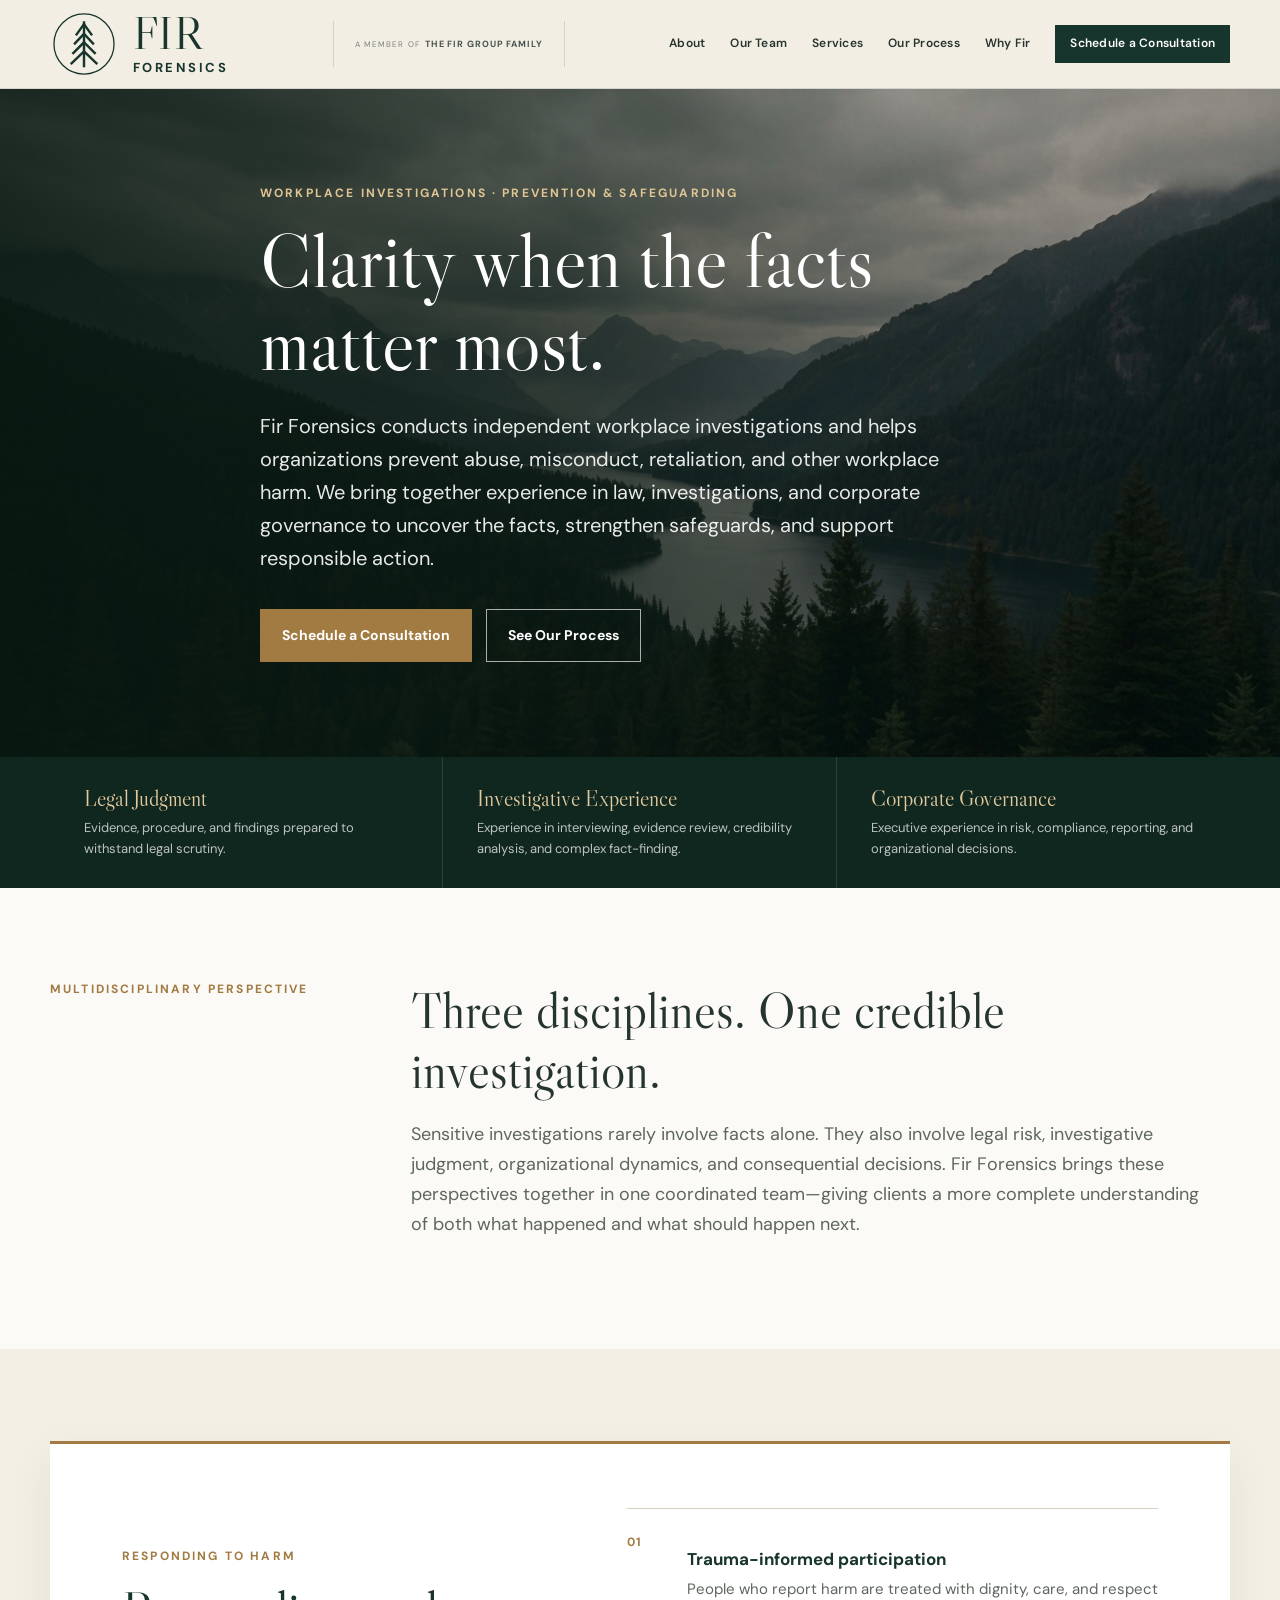
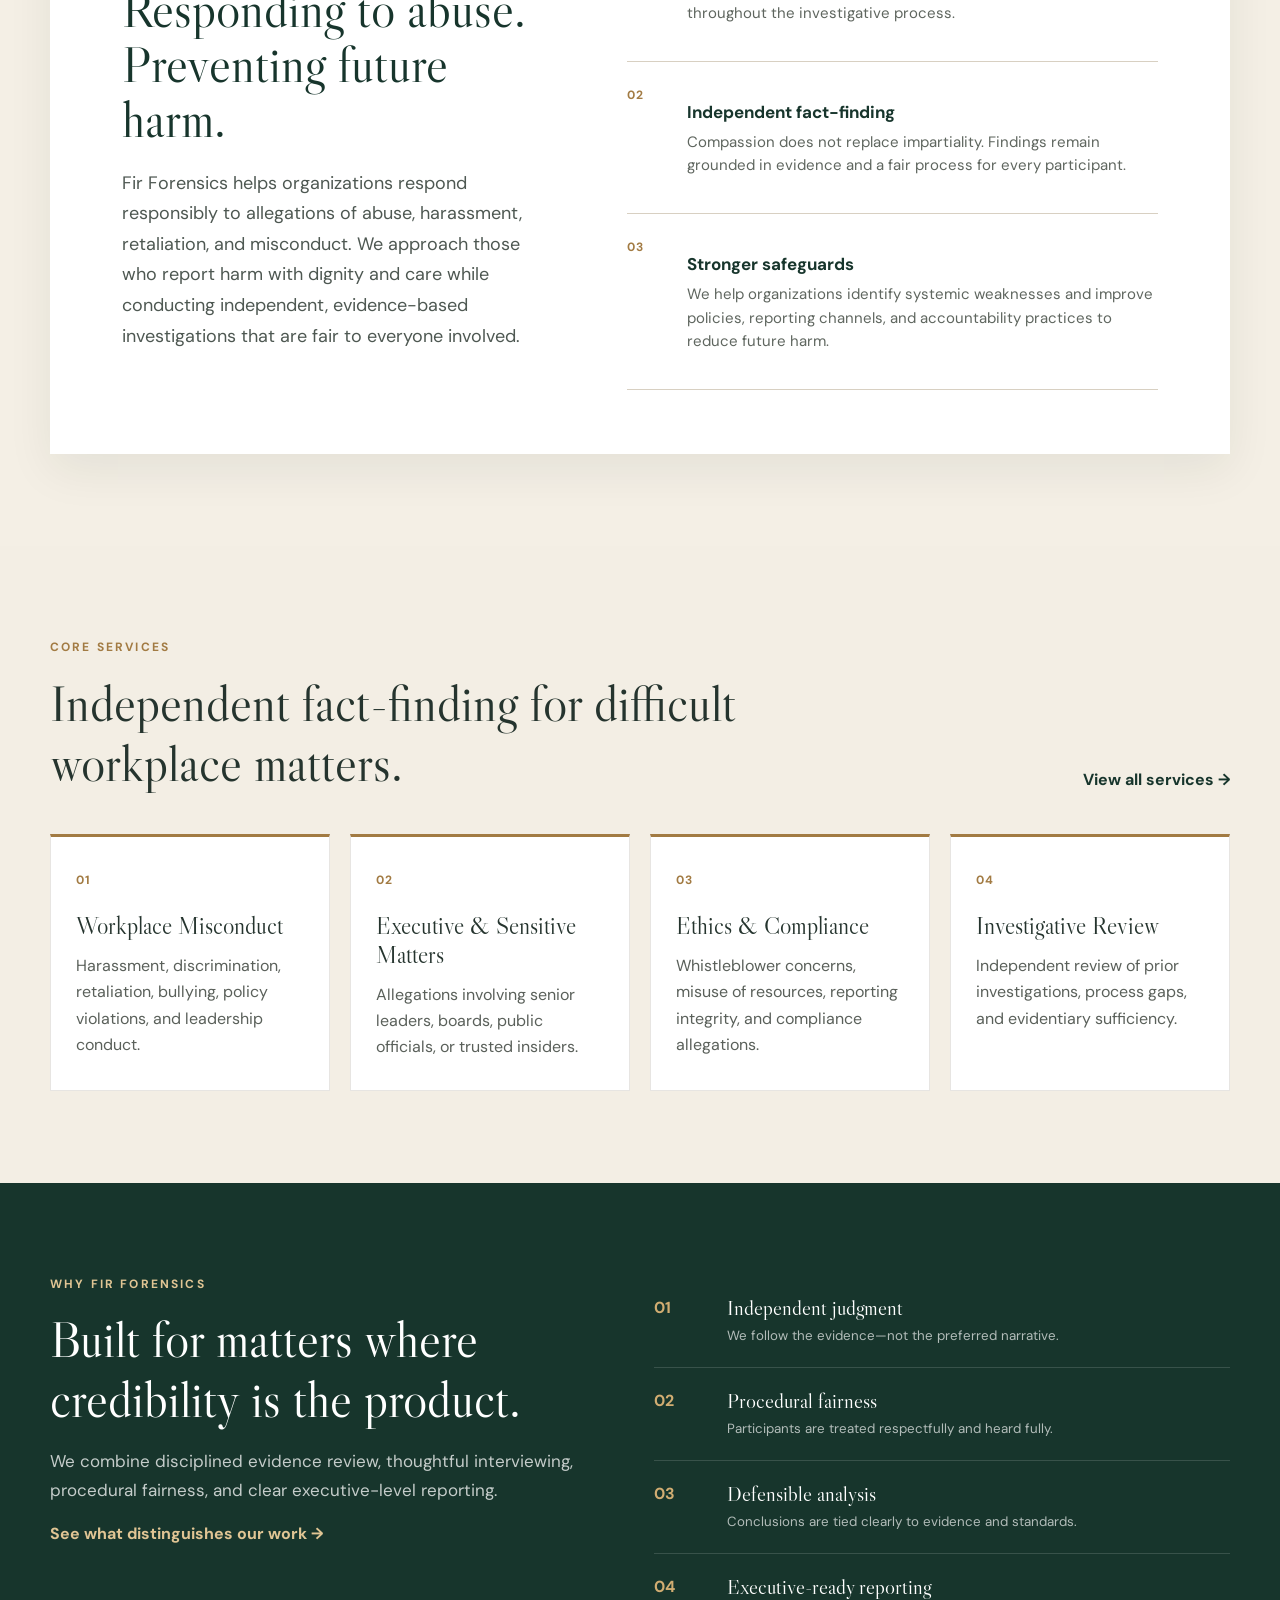
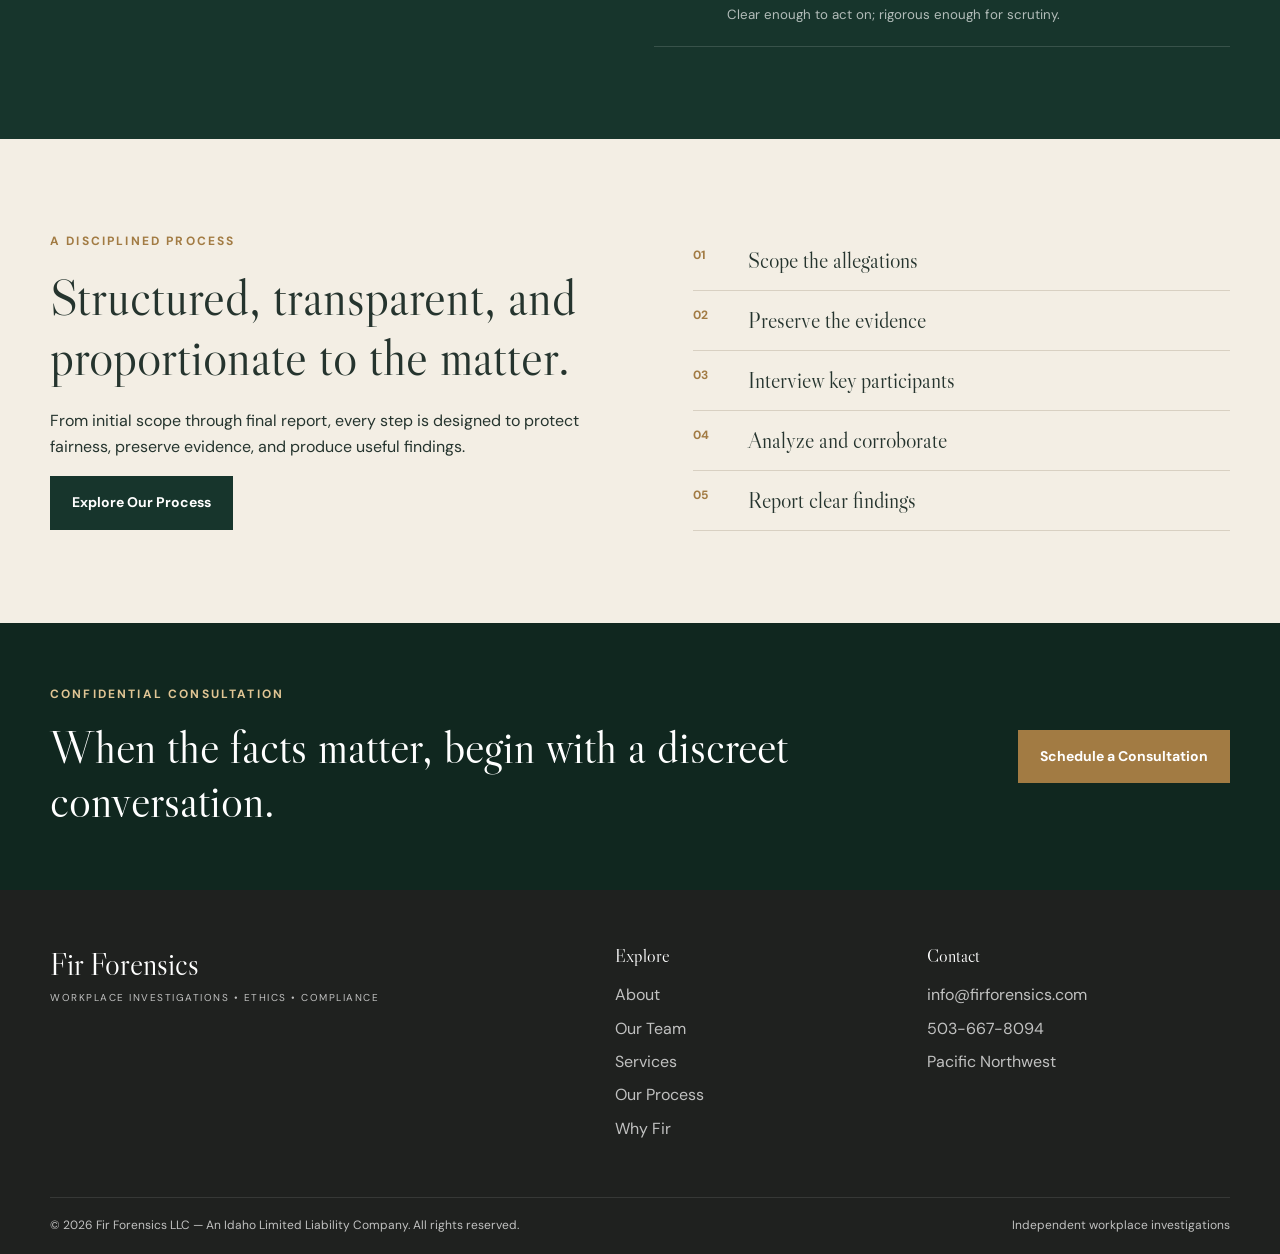
<file: index.html>
<!doctype html><html lang="en"><head><link rel="icon" href="images/favicon.svg" type="image/svg+xml"><link rel="icon" href="images/favicon-32.png" sizes="32x32" type="image/png"><link rel="icon" href="images/favicon.ico" sizes="any"><link rel="apple-touch-icon" href="images/apple-touch-icon.png"><meta charset="utf-8"><meta name="viewport" content="width=device-width,initial-scale=1"><title>Fir Forensics | Workplace Investigations · Ethics · Compliance</title><meta name="description" content="Independent workplace investigations for employers, counsel, boards, and organizations."><meta name="theme-color" content="#17352c"><link rel="preconnect" href="https://fonts.googleapis.com"><link rel="preconnect" href="https://fonts.gstatic.com" crossorigin><link href="https://fonts.googleapis.com/css2?family=DM+Sans:wght@400;500;600;700&family=Libre+Caslon+Display&display=swap" rel="stylesheet"><link rel="stylesheet" href="css/styles.css?v=12684427"><link rel="stylesheet" href="css/header-refinement.css?v=1"><style>
.safeguard-section{background:#f4efe5}
.safeguard-panel{display:grid;grid-template-columns:minmax(0,.9fr) minmax(0,1.1fr);gap:70px;align-items:center;padding:64px 72px;background:#fff;border-top:3px solid var(--gold);box-shadow:0 16px 44px rgba(16,39,31,.07)}
.safeguard-panel h2{font:400 clamp(36px,4vw,54px)/1.08 var(--serif);margin:0 0 20px;color:var(--forest)}
.safeguard-panel .lead{font-size:18px;line-height:1.7;color:#4e5852;margin:0}
.safeguard-principles{display:grid;gap:0}
.safeguard-principles div{display:grid;grid-template-columns:42px 1fr;gap:18px;padding:20px 0;border-bottom:1px solid var(--line)}
.safeguard-principles div:first-child{border-top:1px solid var(--line)}
.safeguard-principles b{font-size:12px;letter-spacing:.12em;color:var(--gold);padding-top:4px}
.safeguard-principles strong{display:block;color:var(--forest);font-size:17px;margin-bottom:5px}
.safeguard-principles span{display:block;color:var(--muted);font-size:15px;line-height:1.55}
@media(max-width:850px){.safeguard-panel{grid-template-columns:1fr;gap:38px;padding:42px 30px}}
</style></head><body data-page="home"><a class="skip-link" href="#main">Skip to content</a>
<header class="site-header">
  <div class="container header-top">
    <a class="brand" href="index.html" aria-label="Fir Forensics home">
      <span class="brand-mark" aria-hidden="true"></span>
      <span class="brand-textstack"><strong class="brand-name">FIR</strong><small class="brand-division">FORENSICS</small></span>
    </a>
    <a class="header-affiliation" href="https://firgroup.org" target="_blank" rel="noopener"><span>A member of</span><strong>The Fir Group Family</strong></a>
    <button class="nav-toggle" type="button" aria-label="Open navigation" aria-expanded="false"><span></span><span></span><span></span></button>
    <nav class="primary-nav" aria-label="Primary navigation">
      <a href="about.html" data-page="about">About</a>
      <a href="team.html" data-page="team">Our Team</a>
      <a href="services.html" data-page="services">Services</a>
      <a href="process.html" data-page="process">Our Process</a>
      <a href="why-fir.html" data-page="why">Why Fir</a>
      <a class="nav-cta" href="https://calendar.app.google/bgcQuGn9PpD5C9JCA" target="_blank" rel="noopener">Schedule a Consultation</a>
    </nav>
  </div>
</header><main id="main">
<section class="hero home-hero">
  <div class="hero-shade"></div><div class="container hero-content reveal">
    <p class="eyebrow light">Workplace Investigations · Prevention &amp; Safeguarding</p>
    <h1>Clarity when the facts matter most.</h1>
    <p class="hero-lede">Fir Forensics conducts independent workplace investigations and helps organizations prevent abuse, misconduct, retaliation, and other workplace harm. We bring together experience in law, investigations, and corporate governance to uncover the facts, strengthen safeguards, and support responsible action.</p>
    <div class="button-row"><a class="button button-gold" href="https://calendar.app.google/bgcQuGn9PpD5C9JCA" target="_blank" rel="noopener">Schedule a Consultation</a><a class="button button-ghost" href="process.html">See Our Process</a></div>
  </div>
</section>
<section class="trust-bar"><div class="container trust-grid"><div><strong>Legal Judgment</strong><span>Evidence, procedure, and findings prepared to withstand legal scrutiny.</span></div><div><strong>Investigative Experience</strong><span>Experience in interviewing, evidence review, credibility analysis, and complex fact-finding.</span></div><div><strong>Corporate Governance</strong><span>Executive experience in risk, compliance, reporting, and organizational decisions.</span></div></div></section>
<section class="section intro"><div class="container split-heading"><p class="eyebrow">Multidisciplinary perspective</p><div><h2>Three disciplines. One credible investigation.</h2><p>Sensitive investigations rarely involve facts alone. They also involve legal risk, investigative judgment, organizational dynamics, and consequential decisions. Fir Forensics brings these perspectives together in one coordinated team—giving clients a more complete understanding of both what happened and what should happen next.</p></div></div></section>
<section class="section safeguard-section"><div class="container"><div class="safeguard-panel reveal"><div><p class="eyebrow">Responding to harm</p><h2>Responding to abuse. Preventing future harm.</h2><p class="lead">Fir Forensics helps organizations respond responsibly to allegations of abuse, harassment, retaliation, and misconduct. We approach those who report harm with dignity and care while conducting independent, evidence-based investigations that are fair to everyone involved.</p></div><div class="safeguard-principles"><div><b>01</b><p><strong>Trauma-informed participation</strong><span>People who report harm are treated with dignity, care, and respect throughout the investigative process.</span></p></div><div><b>02</b><p><strong>Independent fact-finding</strong><span>Compassion does not replace impartiality. Findings remain grounded in evidence and a fair process for every participant.</span></p></div><div><b>03</b><p><strong>Stronger safeguards</strong><span>We help organizations identify systemic weaknesses and improve policies, reporting channels, and accountability practices to reduce future harm.</span></p></div></div></div></div></section>
<section class="section cream"><div class="container"><div class="section-heading"><div><p class="eyebrow">Core services</p><h2>Independent fact-finding for difficult workplace matters.</h2></div><a class="text-link" href="services.html">View all services →</a></div><div class="card-grid four"><article class="service-card reveal"><span>01</span><h3>Workplace Misconduct</h3><p>Harassment, discrimination, retaliation, bullying, policy violations, and leadership conduct.</p></article><article class="service-card reveal"><span>02</span><h3>Executive & Sensitive Matters</h3><p>Allegations involving senior leaders, boards, public officials, or trusted insiders.</p></article><article class="service-card reveal"><span>03</span><h3>Ethics & Compliance</h3><p>Whistleblower concerns, misuse of resources, reporting integrity, and compliance allegations.</p></article><article class="service-card reveal"><span>04</span><h3>Investigative Review</h3><p>Independent review of prior investigations, process gaps, and evidentiary sufficiency.</p></article></div></div></section>
<section class="section forest"><div class="container why-grid"><div><p class="eyebrow light">Why Fir Forensics</p><h2>Built for matters where credibility is the product.</h2><p>We combine disciplined evidence review, thoughtful interviewing, procedural fairness, and clear executive-level reporting.</p><a class="text-link light" href="why-fir.html">See what distinguishes our work →</a></div><div class="principle-list"><div><b>01</b><span><strong>Independent judgment</strong><small>We follow the evidence—not the preferred narrative.</small></span></div><div><b>02</b><span><strong>Procedural fairness</strong><small>Participants are treated respectfully and heard fully.</small></span></div><div><b>03</b><span><strong>Defensible analysis</strong><small>Conclusions are tied clearly to evidence and standards.</small></span></div><div><b>04</b><span><strong>Executive-ready reporting</strong><small>Clear enough to act on; rigorous enough for scrutiny.</small></span></div></div></div></section>
<section class="section cream"><div class="container process-preview"><div><p class="eyebrow">A disciplined process</p><h2>Structured, transparent, and proportionate to the matter.</h2><p>From initial scope through final report, every step is designed to protect fairness, preserve evidence, and produce useful findings.</p><a class="button button-dark" href="process.html">Explore Our Process</a></div><ol><li><span>01</span>Scope the allegations</li><li><span>02</span>Preserve the evidence</li><li><span>03</span>Interview key participants</li><li><span>04</span>Analyze and corroborate</li><li><span>05</span>Report clear findings</li></ol></div></section></main><section class="final-cta">
  <div class="container final-cta-inner">
    <div><p class="eyebrow light">Confidential consultation</p><h2>When the facts matter, begin with a discreet conversation.</h2></div>
    <a class="button button-gold" href="https://calendar.app.google/bgcQuGn9PpD5C9JCA" target="_blank" rel="noopener">Schedule a Consultation</a>
  </div>
</section>
<footer class="site-footer">
  <div class="container footer-main">
    <a class="footer-brand" href="index.html"><strong>Fir Forensics</strong><span>Workplace Investigations • Ethics • Compliance</span></a>
    <div><h3>Explore</h3><a href="about.html">About</a><a href="team.html">Our Team</a><a href="services.html">Services</a><a href="process.html">Our Process</a><a href="why-fir.html">Why Fir</a></div>
    <div><h3>Contact</h3><a href="mailto:info@firforensics.com">info@firforensics.com</a><a href="tel:+15036678094">503-667-8094</a><span>Pacific Northwest</span></div>
  </div>
  <div class="container footer-bottom"><span>© <span id="year"></span> Fir Forensics LLC — An Idaho Limited Liability Company. All rights reserved.</span><span>Independent workplace investigations</span></div>
</footer>
<script src="js/script.js"></script></body></html>
</file>
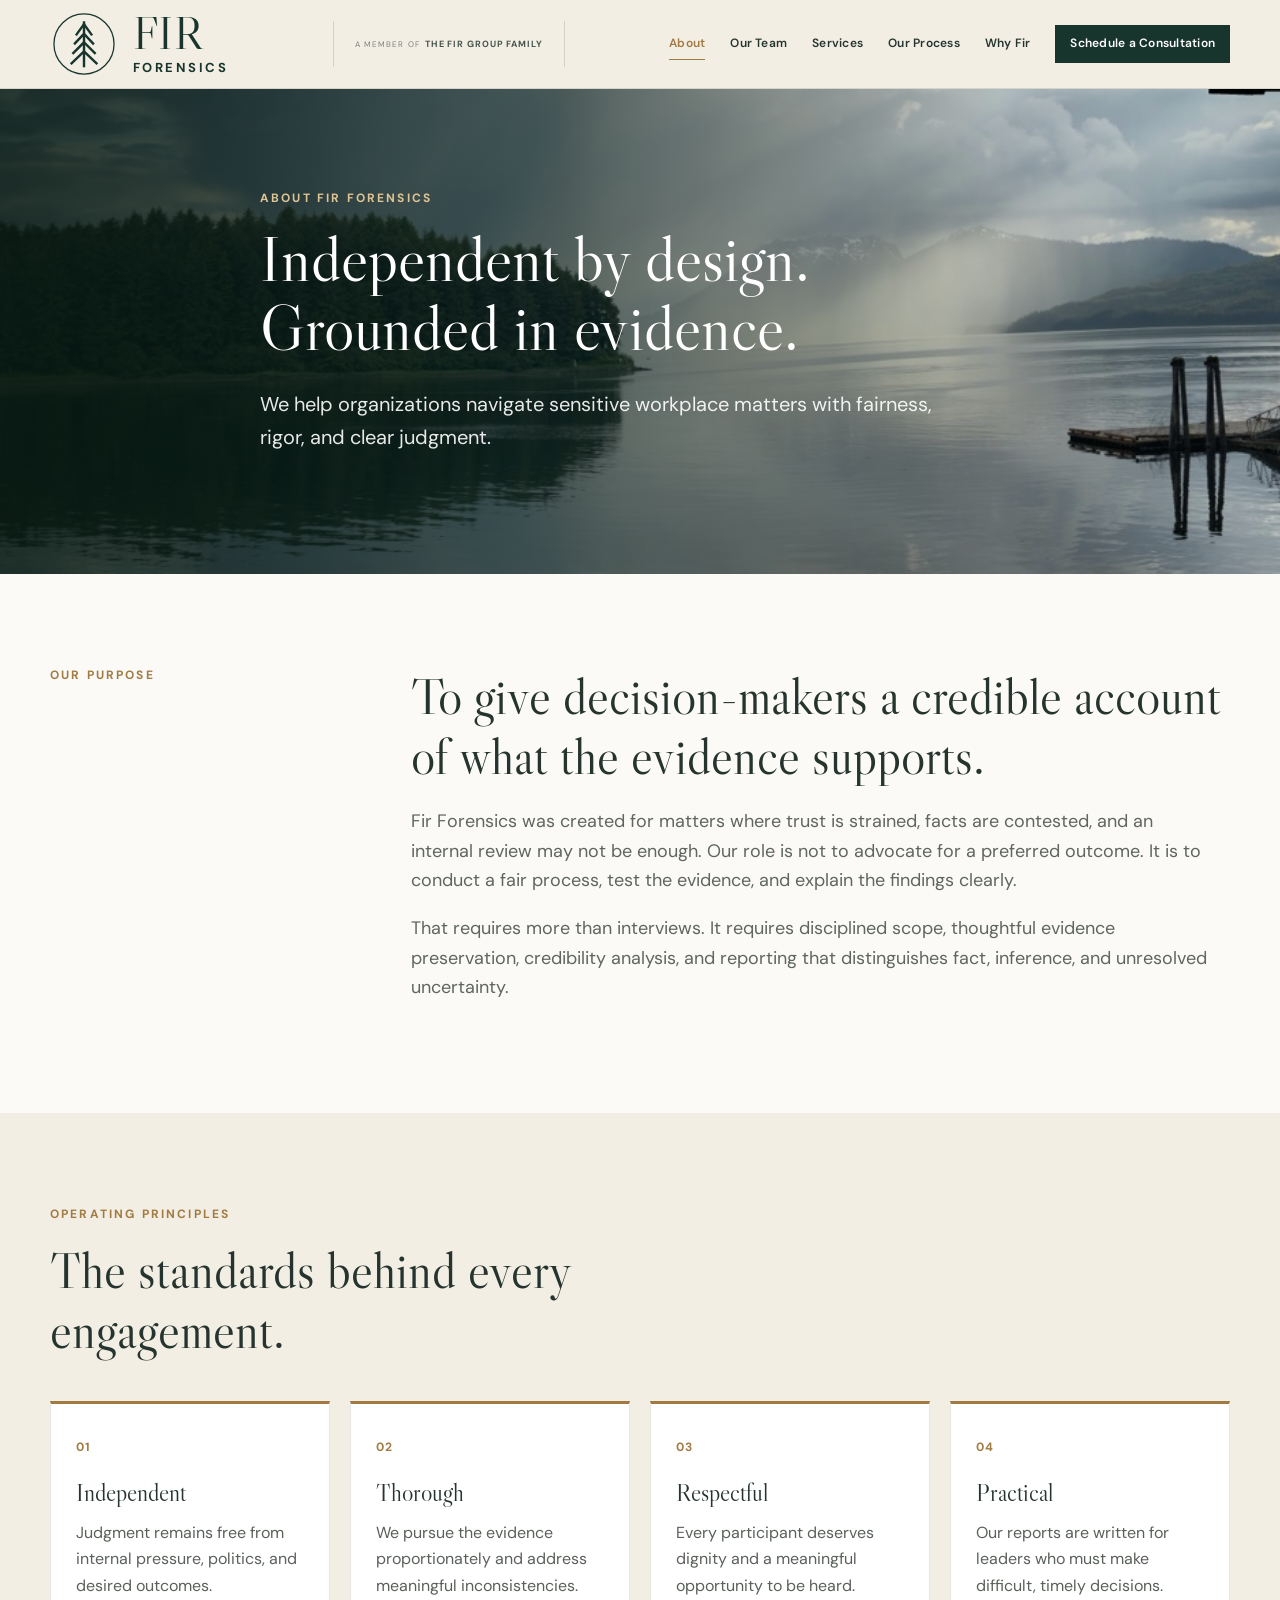
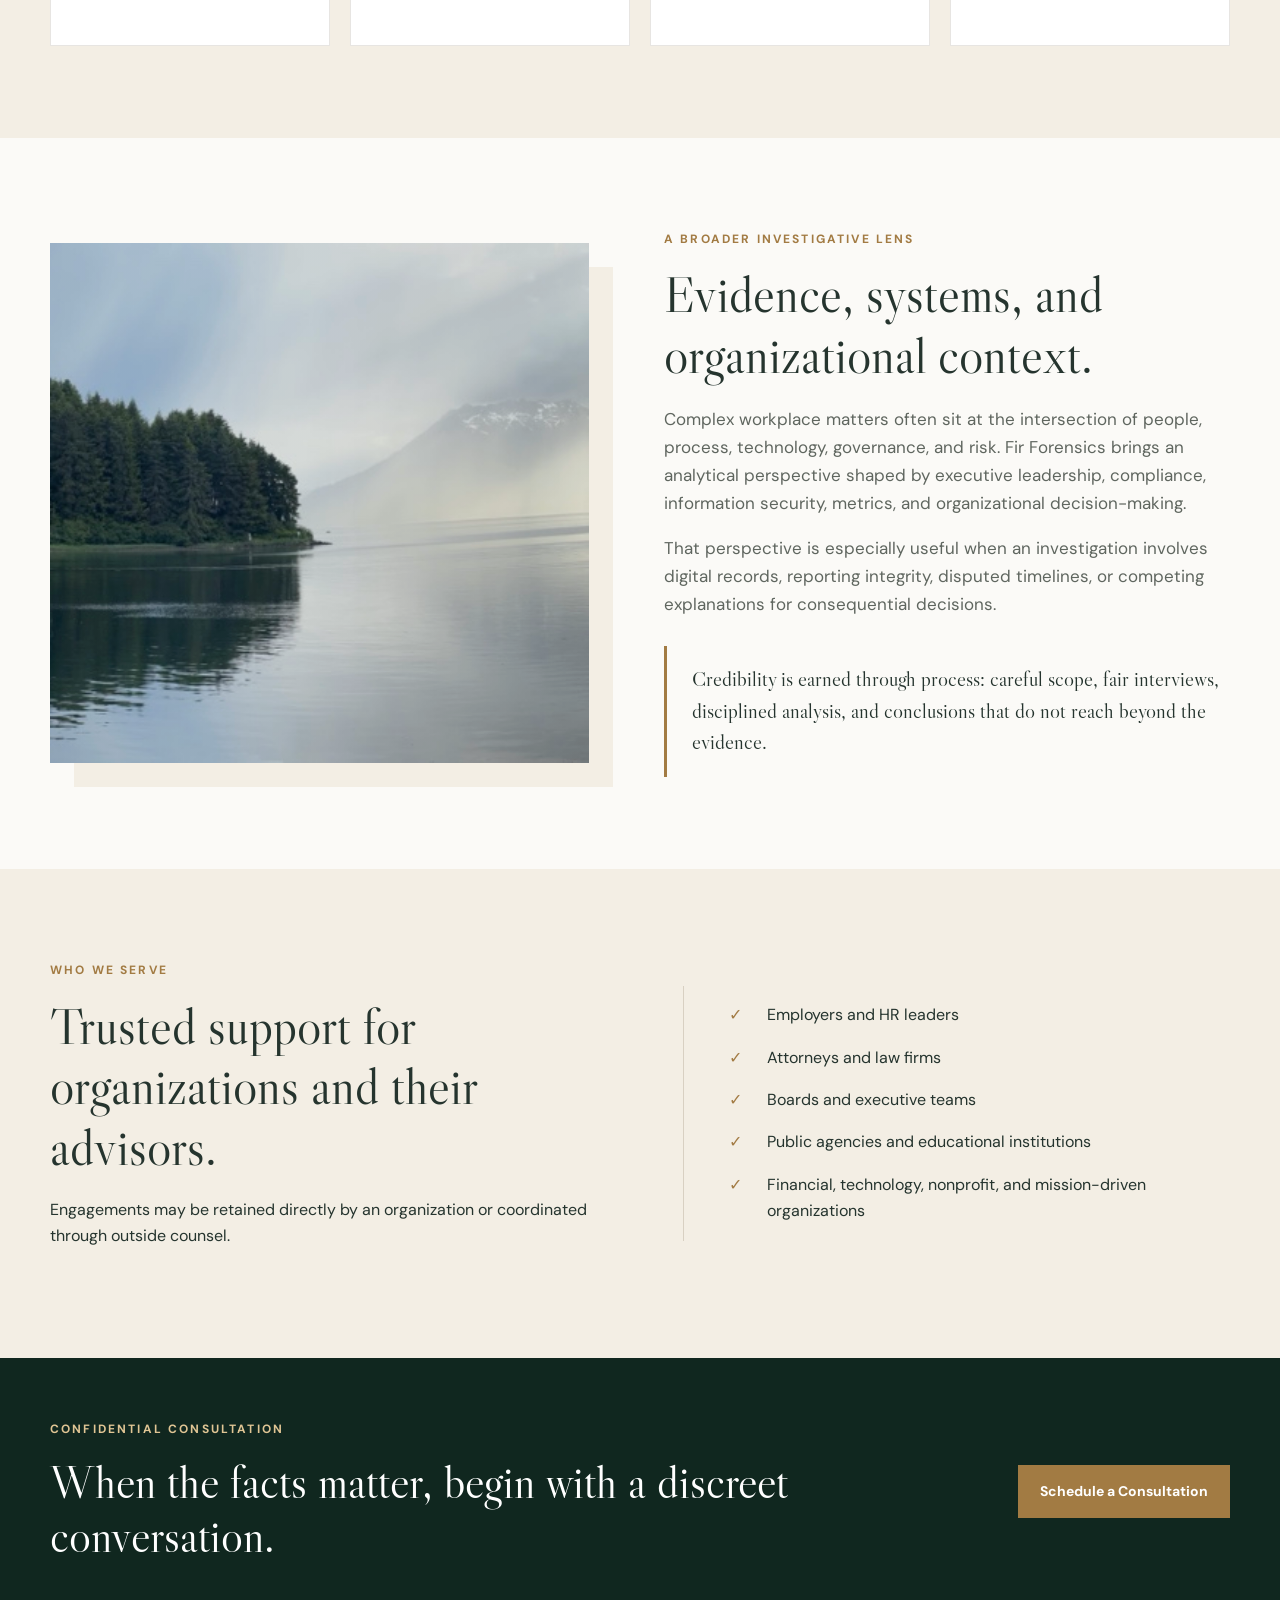
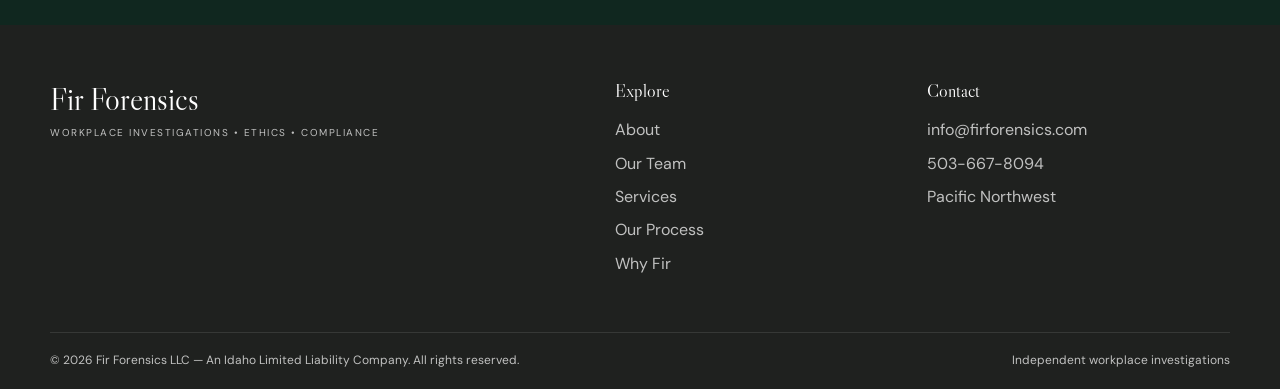
<file: about.html>
<!doctype html><html lang="en"><head><link rel="icon" href="images/favicon.svg" type="image/svg+xml"><link rel="icon" href="images/favicon-32.png" sizes="32x32" type="image/png"><link rel="icon" href="images/favicon.ico" sizes="any"><link rel="apple-touch-icon" href="images/apple-touch-icon.png"><meta charset="utf-8"><meta name="viewport" content="width=device-width,initial-scale=1"><title>About | Fir Forensics</title><meta name="description" content="Learn about Fir Forensics and our independent, evidence-based approach to workplace investigations."><meta name="theme-color" content="#17352c"><link rel="preconnect" href="https://fonts.googleapis.com"><link rel="preconnect" href="https://fonts.gstatic.com" crossorigin><link href="https://fonts.googleapis.com/css2?family=DM+Sans:wght@400;500;600;700&family=Libre+Caslon+Display&display=swap" rel="stylesheet"><link rel="stylesheet" href="css/styles.css?v=12684427"><link rel="stylesheet" href="css/header-refinement.css?v=1"></head><body data-page="about"><a class="skip-link" href="#main">Skip to content</a>
<header class="site-header">
  <div class="container header-top">
    <a class="brand" href="index.html" aria-label="Fir Forensics home">
      <span class="brand-mark" aria-hidden="true"></span>
      <span class="brand-textstack"><strong class="brand-name">FIR</strong><small class="brand-division">FORENSICS</small></span>
    </a>
    <a class="header-affiliation" href="https://firgroup.org" target="_blank" rel="noopener"><span>A member of</span><strong>The Fir Group Family</strong></a>
    <button class="nav-toggle" type="button" aria-label="Open navigation" aria-expanded="false"><span></span><span></span><span></span></button>
    <nav class="primary-nav" aria-label="Primary navigation">
      <a href="about.html" data-page="about">About</a>
      <a href="team.html" data-page="team">Our Team</a>
      <a href="services.html" data-page="services">Services</a>
      <a href="process.html" data-page="process">Our Process</a>
      <a href="why-fir.html" data-page="why">Why Fir</a>
      <a class="nav-cta" href="https://calendar.app.google/bgcQuGn9PpD5C9JCA" target="_blank" rel="noopener">Schedule a Consultation</a>
    </nav>
  </div>
</header><main id="main">
<section class="subhero about-hero"><div class="hero-shade"></div><div class="container subhero-content"><p class="eyebrow light">About Fir Forensics</p><h1>Independent by design. Grounded in evidence.</h1><p>We help organizations navigate sensitive workplace matters with fairness, rigor, and clear judgment.</p></div></section>
<section class="section"><div class="container split-heading"><p class="eyebrow">Our purpose</p><div><h2>To give decision-makers a credible account of what the evidence supports.</h2><p>Fir Forensics was created for matters where trust is strained, facts are contested, and an internal review may not be enough. Our role is not to advocate for a preferred outcome. It is to conduct a fair process, test the evidence, and explain the findings clearly.</p><p>That requires more than interviews. It requires disciplined scope, thoughtful evidence preservation, credibility analysis, and reporting that distinguishes fact, inference, and unresolved uncertainty.</p></div></div></section>
<section class="section cream"><div class="container"><div class="section-heading"><div><p class="eyebrow">Operating principles</p><h2>The standards behind every engagement.</h2></div></div><div class="card-grid four"><article class="value-card"><span>01</span><h3>Independent</h3><p>Judgment remains free from internal pressure, politics, and desired outcomes.</p></article><article class="value-card"><span>02</span><h3>Thorough</h3><p>We pursue the evidence proportionately and address meaningful inconsistencies.</p></article><article class="value-card"><span>03</span><h3>Respectful</h3><p>Every participant deserves dignity and a meaningful opportunity to be heard.</p></article><article class="value-card"><span>04</span><h3>Practical</h3><p>Our reports are written for leaders who must make difficult, timely decisions.</p></article></div></div></section>
<section class="section"><div class="container image-copy"><div class="photo-panel"></div><div><p class="eyebrow">A broader investigative lens</p><h2>Evidence, systems, and organizational context.</h2><p>Complex workplace matters often sit at the intersection of people, process, technology, governance, and risk. Fir Forensics brings an analytical perspective shaped by executive leadership, compliance, information security, metrics, and organizational decision-making.</p><p>That perspective is especially useful when an investigation involves digital records, reporting integrity, disputed timelines, or competing explanations for consequential decisions.</p><blockquote>Credibility is earned through process: careful scope, fair interviews, disciplined analysis, and conclusions that do not reach beyond the evidence.</blockquote></div></div></section>
<section class="section cream"><div class="container who-grid"><div><p class="eyebrow">Who we serve</p><h2>Trusted support for organizations and their advisors.</h2><p>Engagements may be retained directly by an organization or coordinated through outside counsel.</p></div><div class="audience-list"><p><span>✓</span>Employers and HR leaders</p><p><span>✓</span>Attorneys and law firms</p><p><span>✓</span>Boards and executive teams</p><p><span>✓</span>Public agencies and educational institutions</p><p><span>✓</span>Financial, technology, nonprofit, and mission-driven organizations</p></div></div></section></main><section class="final-cta">
  <div class="container final-cta-inner">
    <div><p class="eyebrow light">Confidential consultation</p><h2>When the facts matter, begin with a discreet conversation.</h2></div>
    <a class="button button-gold" href="https://calendar.app.google/bgcQuGn9PpD5C9JCA" target="_blank" rel="noopener">Schedule a Consultation</a>
  </div>
</section>
<footer class="site-footer">
  <div class="container footer-main">
    <a class="footer-brand" href="index.html"><strong>Fir Forensics</strong><span>Workplace Investigations • Ethics • Compliance</span></a>
    <div><h3>Explore</h3><a href="about.html">About</a><a href="team.html">Our Team</a><a href="services.html">Services</a><a href="process.html">Our Process</a><a href="why-fir.html">Why Fir</a></div>
    <div><h3>Contact</h3><a href="mailto:info@firforensics.com">info@firforensics.com</a><a href="tel:+15036678094">503-667-8094</a><span>Pacific Northwest</span></div>
  </div>
  <div class="container footer-bottom"><span>© <span id="year"></span> Fir Forensics LLC — An Idaho Limited Liability Company. All rights reserved.</span><span>Independent workplace investigations</span></div>
</footer>
<script src="js/script.js"></script></body></html>
</file>
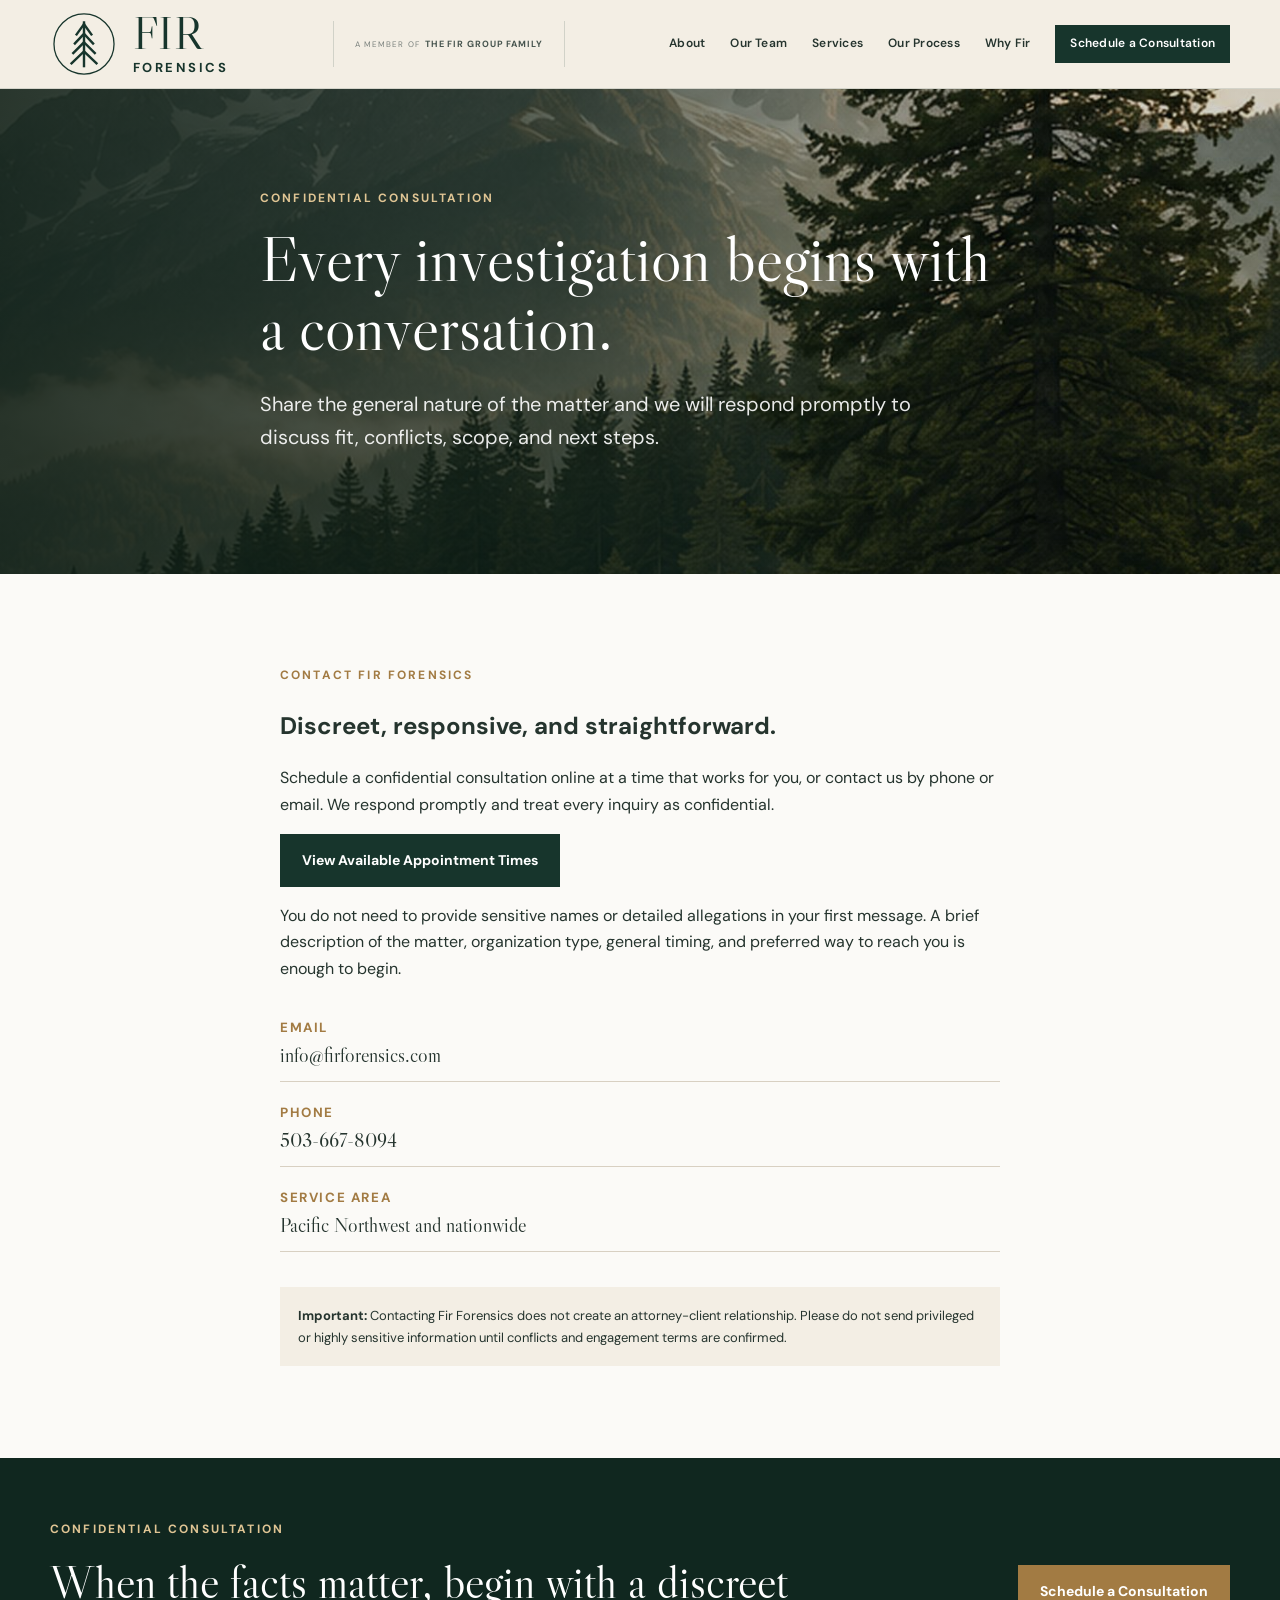
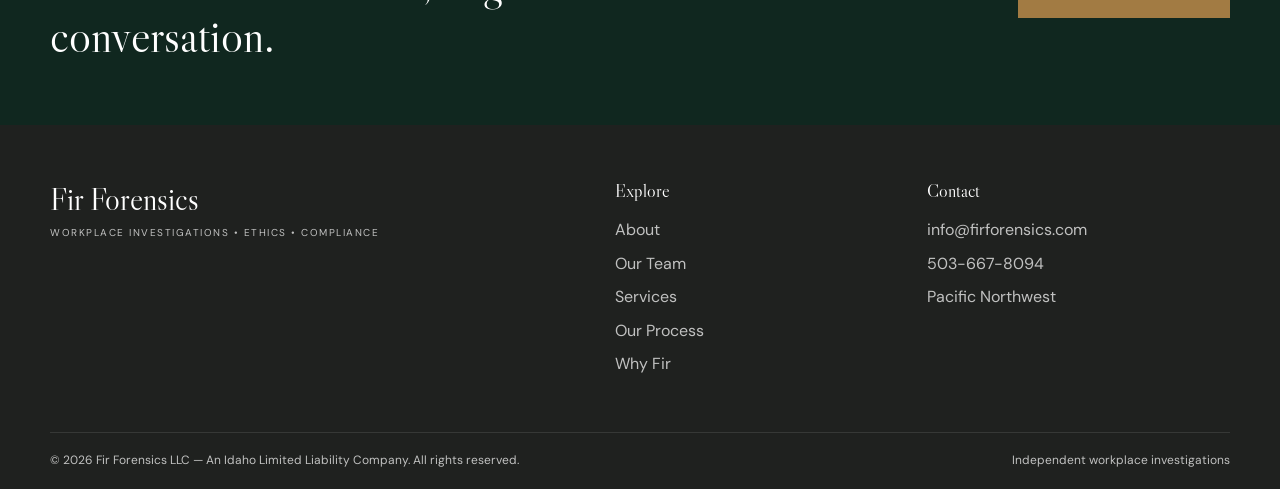
<file: contact.html>
<!doctype html><html lang="en"><head><link rel="icon" href="images/favicon.svg" type="image/svg+xml"><link rel="icon" href="images/favicon-32.png" sizes="32x32" type="image/png"><link rel="icon" href="images/favicon.ico" sizes="any"><link rel="apple-touch-icon" href="images/apple-touch-icon.png"><meta charset="utf-8"><meta name="viewport" content="width=device-width,initial-scale=1"><title>Confidential Consultation | Fir Forensics</title><meta name="description" content="Contact Fir Forensics to discuss a workplace investigation, ethics matter, or compliance review."><meta name="theme-color" content="#17352c"><link rel="preconnect" href="https://fonts.googleapis.com"><link rel="preconnect" href="https://fonts.gstatic.com" crossorigin><link href="https://fonts.googleapis.com/css2?family=DM+Sans:wght@400;500;600;700&family=Libre+Caslon+Display&display=swap" rel="stylesheet"><link rel="stylesheet" href="css/styles.css?v=12684427"><link rel="stylesheet" href="css/header-refinement.css?v=1"></head><body data-page="contact"><a class="skip-link" href="#main">Skip to content</a>
<header class="site-header">
  <div class="container header-top">
    <a class="brand" href="index.html" aria-label="Fir Forensics home">
      <span class="brand-mark" aria-hidden="true"></span>
      <span class="brand-textstack"><strong class="brand-name">FIR</strong><small class="brand-division">FORENSICS</small></span>
    </a>
    <a class="header-affiliation" href="https://firgroup.org" target="_blank" rel="noopener"><span>A member of</span><strong>The Fir Group Family</strong></a>
    <button class="nav-toggle" type="button" aria-label="Open navigation" aria-expanded="false"><span></span><span></span><span></span></button>
    <nav class="primary-nav" aria-label="Primary navigation">
      <a href="about.html" data-page="about">About</a>
      <a href="team.html" data-page="team">Our Team</a>
      <a href="services.html" data-page="services">Services</a>
      <a href="process.html" data-page="process">Our Process</a>
      <a href="why-fir.html" data-page="why">Why Fir</a>
      <a class="nav-cta" href="https://calendar.app.google/bgcQuGn9PpD5C9JCA" target="_blank" rel="noopener">Schedule a Consultation</a>
    </nav>
  </div>
</header><main id="main">
<section class="subhero contact-hero"><div class="hero-shade"></div><div class="container subhero-content"><p class="eyebrow light">Confidential consultation</p><h1>Every investigation begins with a conversation.</h1><p>Share the general nature of the matter and we will respond promptly to discuss fit, conflicts, scope, and next steps.</p></div></section>
<section class="section"><div class="container" style="max-width:720px"><p class="eyebrow">Contact Fir Forensics</p><h2>Discreet, responsive, and straightforward.</h2><p>Schedule a confidential consultation online at a time that works for you, or contact us by phone or email. We respond promptly and treat every inquiry as confidential.</p><p><a class="button button-dark" href="https://calendar.app.google/bgcQuGn9PpD5C9JCA" target="_blank" rel="noopener">View Available Appointment Times</a></p><p>You do not need to provide sensitive names or detailed allegations in your first message. A brief description of the matter, organization type, general timing, and preferred way to reach you is enough to begin.</p><div class="contact-details"><div><small>Email</small><a href="mailto:info@firforensics.com">info@firforensics.com</a></div><div><small>Phone</small><a href="tel:+15036678094">503-667-8094</a></div><div><small>Service area</small><span>Pacific Northwest and nationwide</span></div></div><div class="notice"><strong>Important:</strong> Contacting Fir Forensics does not create an attorney-client relationship. Please do not send privileged or highly sensitive information until conflicts and engagement terms are confirmed.</div></div></section></main><section class="final-cta">
  <div class="container final-cta-inner">
    <div><p class="eyebrow light">Confidential consultation</p><h2>When the facts matter, begin with a discreet conversation.</h2></div>
    <a class="button button-gold" href="https://calendar.app.google/bgcQuGn9PpD5C9JCA" target="_blank" rel="noopener">Schedule a Consultation</a>
  </div>
</section>
<footer class="site-footer">
  <div class="container footer-main">
    <a class="footer-brand" href="index.html"><strong>Fir Forensics</strong><span>Workplace Investigations • Ethics • Compliance</span></a>
    <div><h3>Explore</h3><a href="about.html">About</a><a href="team.html">Our Team</a><a href="services.html">Services</a><a href="process.html">Our Process</a><a href="why-fir.html">Why Fir</a></div>
    <div><h3>Contact</h3><a href="mailto:info@firforensics.com">info@firforensics.com</a><a href="tel:+15036678094">503-667-8094</a><span>Pacific Northwest</span></div>
  </div>
  <div class="container footer-bottom"><span>© <span id="year"></span> Fir Forensics LLC — An Idaho Limited Liability Company. All rights reserved.</span><span>Independent workplace investigations</span></div>
</footer>
<script src="js/script.js"></script></body></html>
</file>
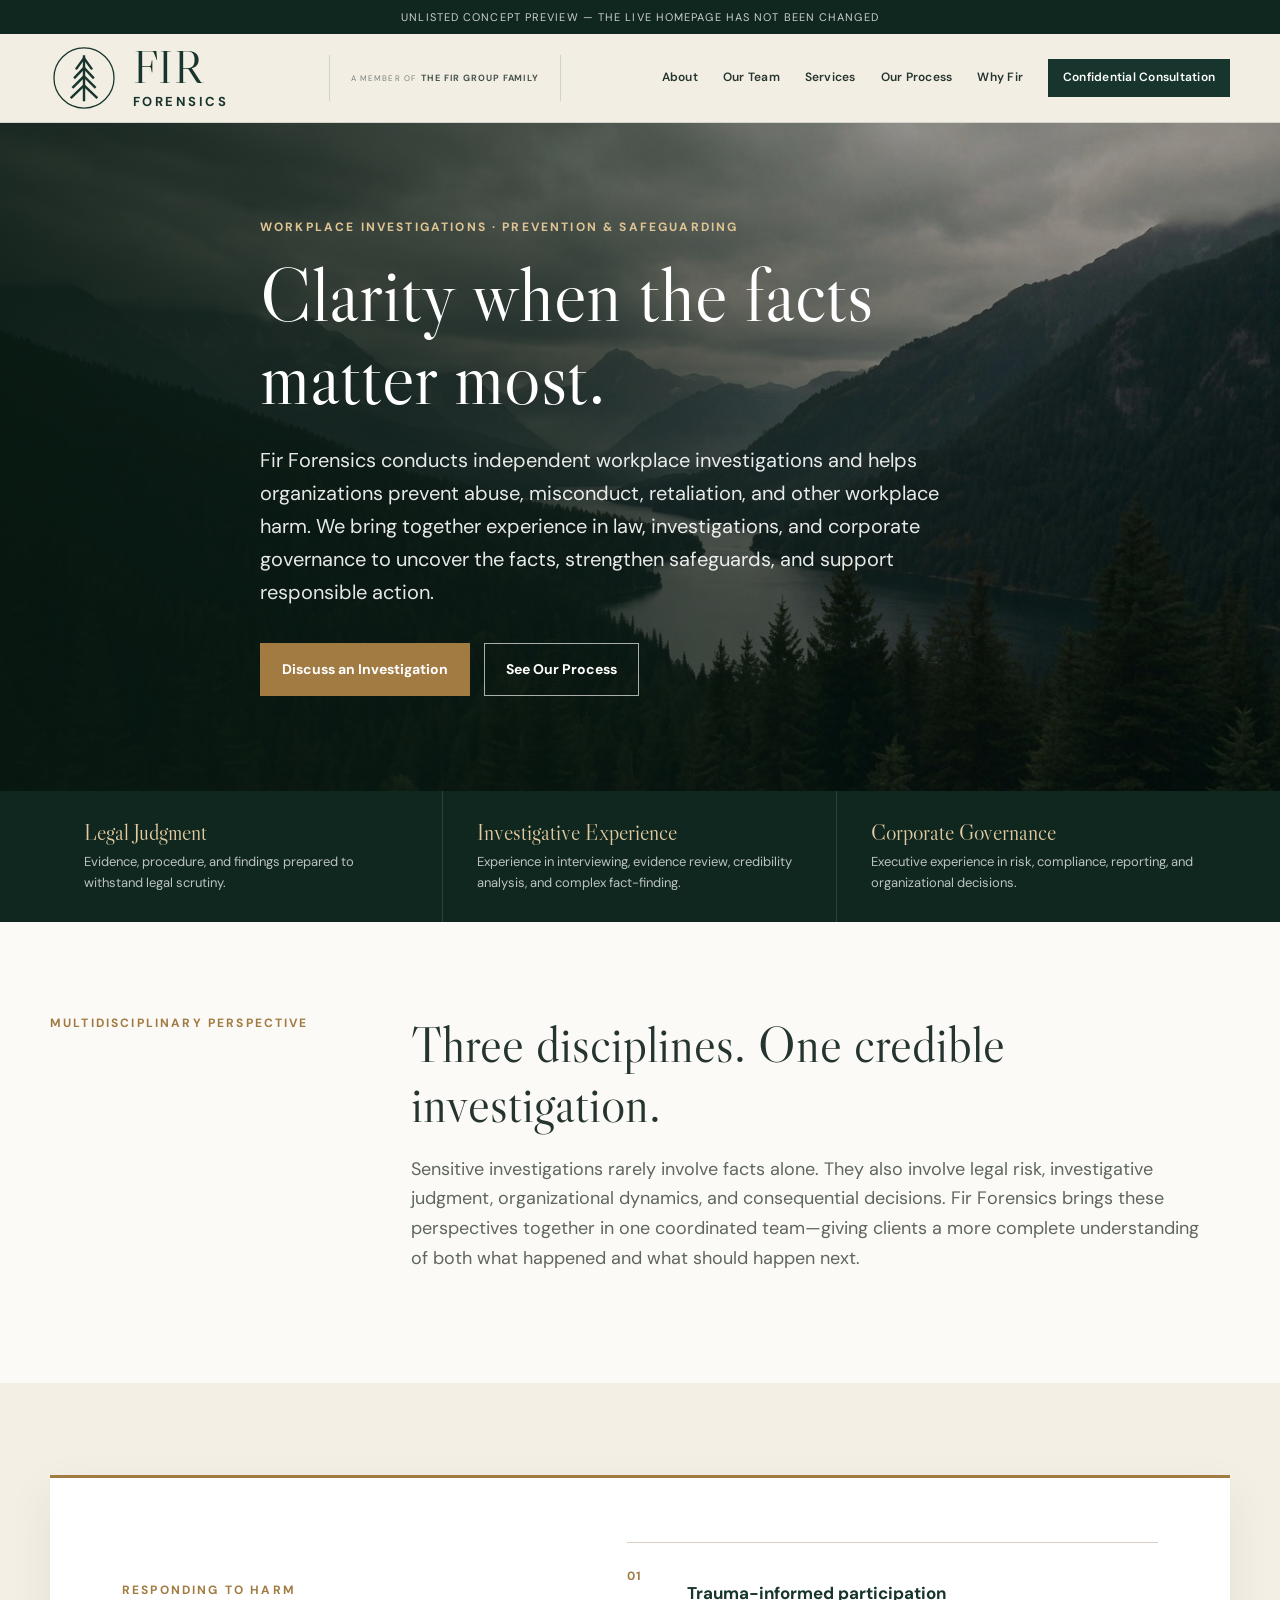
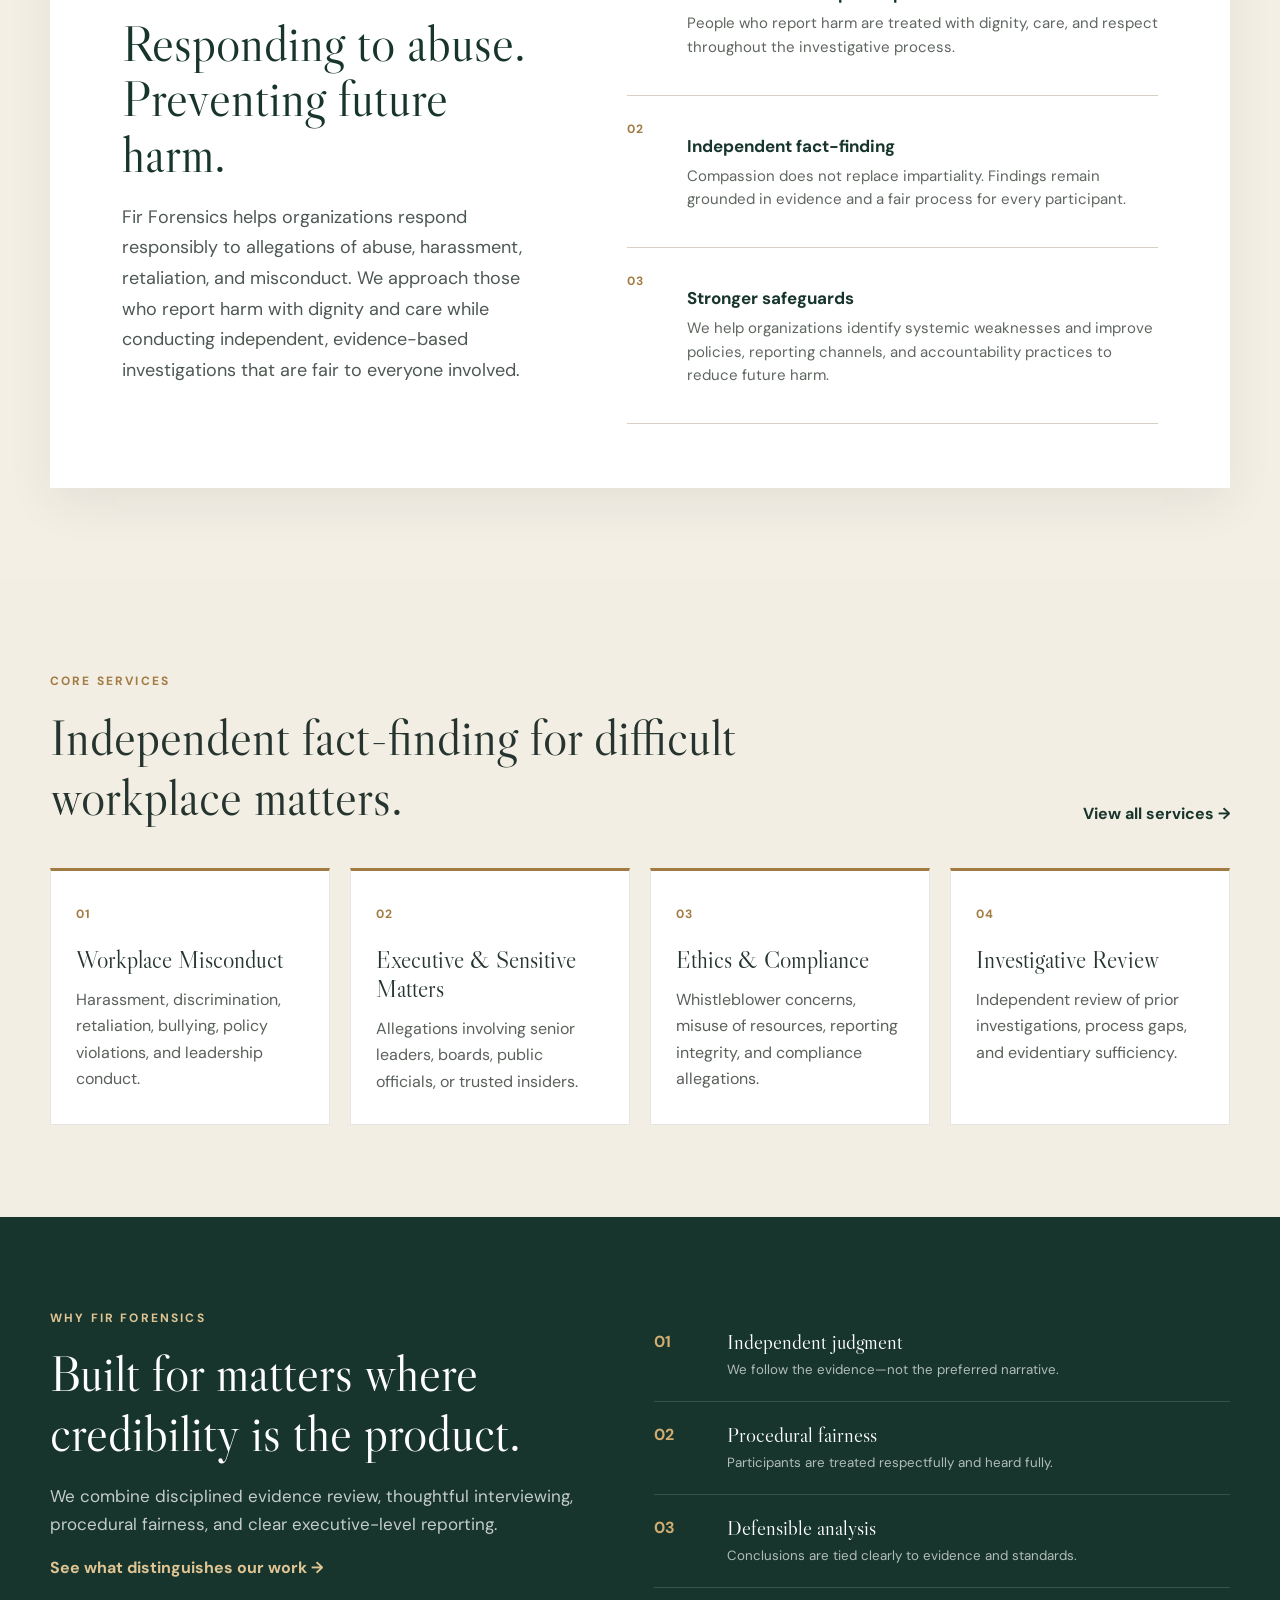
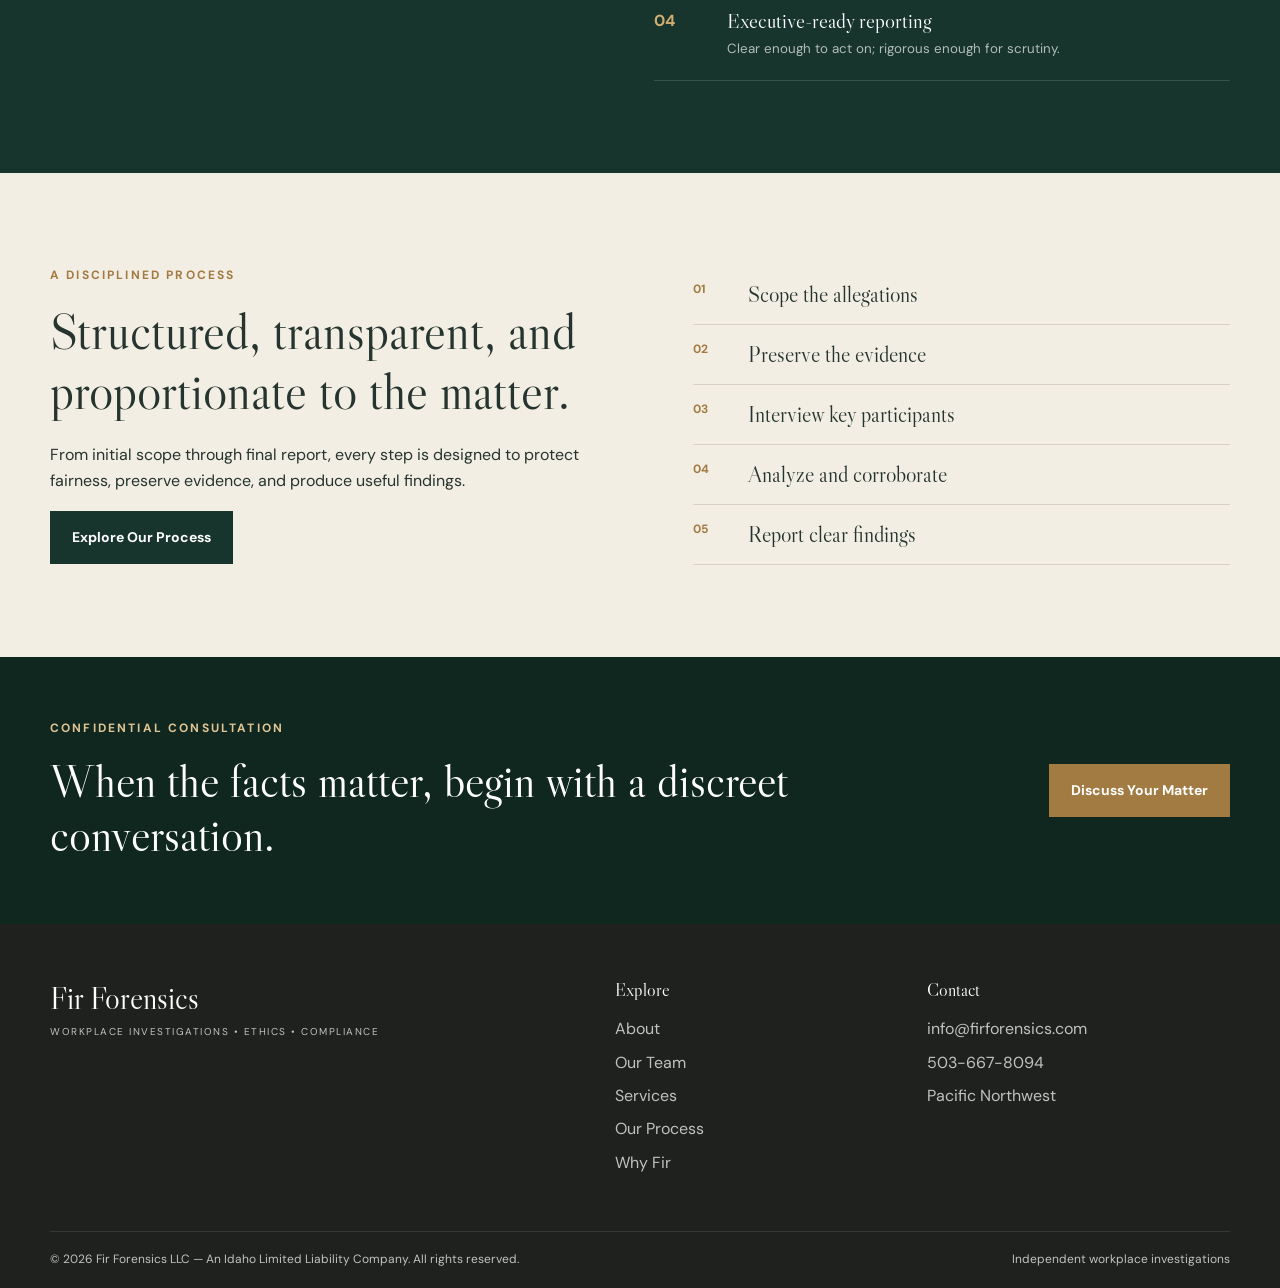
<file: multidisciplinary-preview.html>
<!doctype html><html lang="en"><head><link rel="icon" href="images/favicon.svg" type="image/svg+xml"><link rel="icon" href="images/favicon-32.png" sizes="32x32" type="image/png"><link rel="icon" href="images/favicon.ico" sizes="any"><link rel="apple-touch-icon" href="images/apple-touch-icon.png"><meta charset="utf-8"><meta name="viewport" content="width=device-width,initial-scale=1"><title>Multidisciplinary Preview | Fir Forensics</title><meta name="robots" content="noindex, nofollow, noarchive"><meta name="googlebot" content="noindex, nofollow, noarchive"><meta name="description" content="Independent workplace investigations for employers, counsel, boards, and organizations."><meta name="theme-color" content="#17352c"><link rel="preconnect" href="https://fonts.googleapis.com"><link rel="preconnect" href="https://fonts.gstatic.com" crossorigin><link href="https://fonts.googleapis.com/css2?family=DM+Sans:wght@400;500;600;700&family=Libre+Caslon+Display&display=swap" rel="stylesheet"><link rel="stylesheet" href="css/styles.css?v=12684427"><link rel="stylesheet" href="css/header-refinement.css?v=1"><style>
.safeguard-section{background:#f4efe5}
.safeguard-panel{display:grid;grid-template-columns:minmax(0,.9fr) minmax(0,1.1fr);gap:70px;align-items:center;padding:64px 72px;background:#fff;border-top:3px solid var(--gold);box-shadow:0 16px 44px rgba(16,39,31,.07)}
.safeguard-panel h2{font:400 clamp(36px,4vw,54px)/1.08 var(--serif);margin:0 0 20px;color:var(--forest)}
.safeguard-panel .lead{font-size:18px;line-height:1.7;color:#4e5852;margin:0}
.safeguard-principles{display:grid;gap:0}
.safeguard-principles div{display:grid;grid-template-columns:42px 1fr;gap:18px;padding:20px 0;border-bottom:1px solid var(--line)}
.safeguard-principles div:first-child{border-top:1px solid var(--line)}
.safeguard-principles b{font-size:12px;letter-spacing:.12em;color:var(--gold);padding-top:4px}
.safeguard-principles strong{display:block;color:var(--forest);font-size:17px;margin-bottom:5px}
.safeguard-principles span{display:block;color:var(--muted);font-size:15px;line-height:1.55}
@media(max-width:850px){.safeguard-panel{grid-template-columns:1fr;gap:38px;padding:42px 30px}}
</style><style>.preview-notice{background:#10271f;color:rgba(255,255,255,.78);text-align:center;padding:8px 20px;font-size:11px;letter-spacing:.1em;text-transform:uppercase}</style></head><body data-page="home"><a class="skip-link" href="#main">Skip to content</a><div class="preview-notice">Unlisted concept preview — the live homepage has not been changed</div>
<header class="site-header">
  <div class="container header-top">
    <a class="brand" href="index.html" aria-label="Fir Forensics home">
      <span class="brand-mark" aria-hidden="true"></span>
      <span class="brand-textstack"><strong class="brand-name">FIR</strong><small class="brand-division">FORENSICS</small></span>
    </a>
    <a class="header-affiliation" href="https://firgroup.org" target="_blank" rel="noopener"><span>A member of</span><strong>The Fir Group Family</strong></a>
    <button class="nav-toggle" type="button" aria-label="Open navigation" aria-expanded="false"><span></span><span></span><span></span></button>
    <nav class="primary-nav" aria-label="Primary navigation">
      <a href="about.html" data-page="about">About</a>
      <a href="team.html" data-page="team">Our Team</a>
      <a href="services.html" data-page="services">Services</a>
      <a href="process.html" data-page="process">Our Process</a>
      <a href="why-fir.html" data-page="why">Why Fir</a>
      <a class="nav-cta" href="contact.html" data-page="contact">Confidential Consultation</a>
    </nav>
  </div>
</header><main id="main">
<section class="hero home-hero">
  <div class="hero-shade"></div><div class="container hero-content reveal">
    <p class="eyebrow light">Workplace Investigations · Prevention &amp; Safeguarding</p>
    <h1>Clarity when the facts matter most.</h1>
    <p class="hero-lede">Fir Forensics conducts independent workplace investigations and helps organizations prevent abuse, misconduct, retaliation, and other workplace harm. We bring together experience in law, investigations, and corporate governance to uncover the facts, strengthen safeguards, and support responsible action.</p>
    <div class="button-row"><a class="button button-gold" href="mailto:info@firforensics.com?subject=Confidential%20Consultation%20Request&body=Please%20share%20a%20brief%20description%20of%20the%20matter%2C%20your%20organization%2C%20general%20timing%2C%20and%20the%20best%20way%20to%20reach%20you.%0A%0A%28No%20need%20to%20include%20sensitive%20names%20or%20detailed%20allegations%20at%20this%20stage.%29">Discuss an Investigation</a><a class="button button-ghost" href="process.html">See Our Process</a></div>
  </div>
</section>
<section class="trust-bar"><div class="container trust-grid"><div><strong>Legal Judgment</strong><span>Evidence, procedure, and findings prepared to withstand legal scrutiny.</span></div><div><strong>Investigative Experience</strong><span>Experience in interviewing, evidence review, credibility analysis, and complex fact-finding.</span></div><div><strong>Corporate Governance</strong><span>Executive experience in risk, compliance, reporting, and organizational decisions.</span></div></div></section>
<section class="section intro"><div class="container split-heading"><p class="eyebrow">Multidisciplinary perspective</p><div><h2>Three disciplines. One credible investigation.</h2><p>Sensitive investigations rarely involve facts alone. They also involve legal risk, investigative judgment, organizational dynamics, and consequential decisions. Fir Forensics brings these perspectives together in one coordinated team—giving clients a more complete understanding of both what happened and what should happen next.</p></div></div></section>
<section class="section safeguard-section"><div class="container"><div class="safeguard-panel reveal"><div><p class="eyebrow">Responding to harm</p><h2>Responding to abuse. Preventing future harm.</h2><p class="lead">Fir Forensics helps organizations respond responsibly to allegations of abuse, harassment, retaliation, and misconduct. We approach those who report harm with dignity and care while conducting independent, evidence-based investigations that are fair to everyone involved.</p></div><div class="safeguard-principles"><div><b>01</b><p><strong>Trauma-informed participation</strong><span>People who report harm are treated with dignity, care, and respect throughout the investigative process.</span></p></div><div><b>02</b><p><strong>Independent fact-finding</strong><span>Compassion does not replace impartiality. Findings remain grounded in evidence and a fair process for every participant.</span></p></div><div><b>03</b><p><strong>Stronger safeguards</strong><span>We help organizations identify systemic weaknesses and improve policies, reporting channels, and accountability practices to reduce future harm.</span></p></div></div></div></div></section>
<section class="section cream"><div class="container"><div class="section-heading"><div><p class="eyebrow">Core services</p><h2>Independent fact-finding for difficult workplace matters.</h2></div><a class="text-link" href="services.html">View all services →</a></div><div class="card-grid four"><article class="service-card reveal"><span>01</span><h3>Workplace Misconduct</h3><p>Harassment, discrimination, retaliation, bullying, policy violations, and leadership conduct.</p></article><article class="service-card reveal"><span>02</span><h3>Executive & Sensitive Matters</h3><p>Allegations involving senior leaders, boards, public officials, or trusted insiders.</p></article><article class="service-card reveal"><span>03</span><h3>Ethics & Compliance</h3><p>Whistleblower concerns, misuse of resources, reporting integrity, and compliance allegations.</p></article><article class="service-card reveal"><span>04</span><h3>Investigative Review</h3><p>Independent review of prior investigations, process gaps, and evidentiary sufficiency.</p></article></div></div></section>
<section class="section forest"><div class="container why-grid"><div><p class="eyebrow light">Why Fir Forensics</p><h2>Built for matters where credibility is the product.</h2><p>We combine disciplined evidence review, thoughtful interviewing, procedural fairness, and clear executive-level reporting.</p><a class="text-link light" href="why-fir.html">See what distinguishes our work →</a></div><div class="principle-list"><div><b>01</b><span><strong>Independent judgment</strong><small>We follow the evidence—not the preferred narrative.</small></span></div><div><b>02</b><span><strong>Procedural fairness</strong><small>Participants are treated respectfully and heard fully.</small></span></div><div><b>03</b><span><strong>Defensible analysis</strong><small>Conclusions are tied clearly to evidence and standards.</small></span></div><div><b>04</b><span><strong>Executive-ready reporting</strong><small>Clear enough to act on; rigorous enough for scrutiny.</small></span></div></div></div></section>
<section class="section cream"><div class="container process-preview"><div><p class="eyebrow">A disciplined process</p><h2>Structured, transparent, and proportionate to the matter.</h2><p>From initial scope through final report, every step is designed to protect fairness, preserve evidence, and produce useful findings.</p><a class="button button-dark" href="process.html">Explore Our Process</a></div><ol><li><span>01</span>Scope the allegations</li><li><span>02</span>Preserve the evidence</li><li><span>03</span>Interview key participants</li><li><span>04</span>Analyze and corroborate</li><li><span>05</span>Report clear findings</li></ol></div></section></main><section class="final-cta">
  <div class="container final-cta-inner">
    <div><p class="eyebrow light">Confidential consultation</p><h2>When the facts matter, begin with a discreet conversation.</h2></div>
    <a class="button button-gold" href="mailto:info@firforensics.com?subject=Confidential%20Consultation%20Request&body=Please%20share%20a%20brief%20description%20of%20the%20matter%2C%20your%20organization%2C%20general%20timing%2C%20and%20the%20best%20way%20to%20reach%20you.%0A%0A%28No%20need%20to%20include%20sensitive%20names%20or%20detailed%20allegations%20at%20this%20stage.%29">Discuss Your Matter</a>
  </div>
</section>
<footer class="site-footer">
  <div class="container footer-main">
    <a class="footer-brand" href="index.html"><strong>Fir Forensics</strong><span>Workplace Investigations • Ethics • Compliance</span></a>
    <div><h3>Explore</h3><a href="about.html">About</a><a href="team.html">Our Team</a><a href="services.html">Services</a><a href="process.html">Our Process</a><a href="why-fir.html">Why Fir</a></div>
    <div><h3>Contact</h3><a href="mailto:info@firforensics.com">info@firforensics.com</a><a href="tel:+15036678094">503-667-8094</a><span>Pacific Northwest</span></div>
  </div>
  <div class="container footer-bottom"><span>© <span id="year"></span> Fir Forensics LLC — An Idaho Limited Liability Company. All rights reserved.</span><span>Independent workplace investigations</span></div>
</footer>
<script src="js/script.js"></script></body></html>
</file>
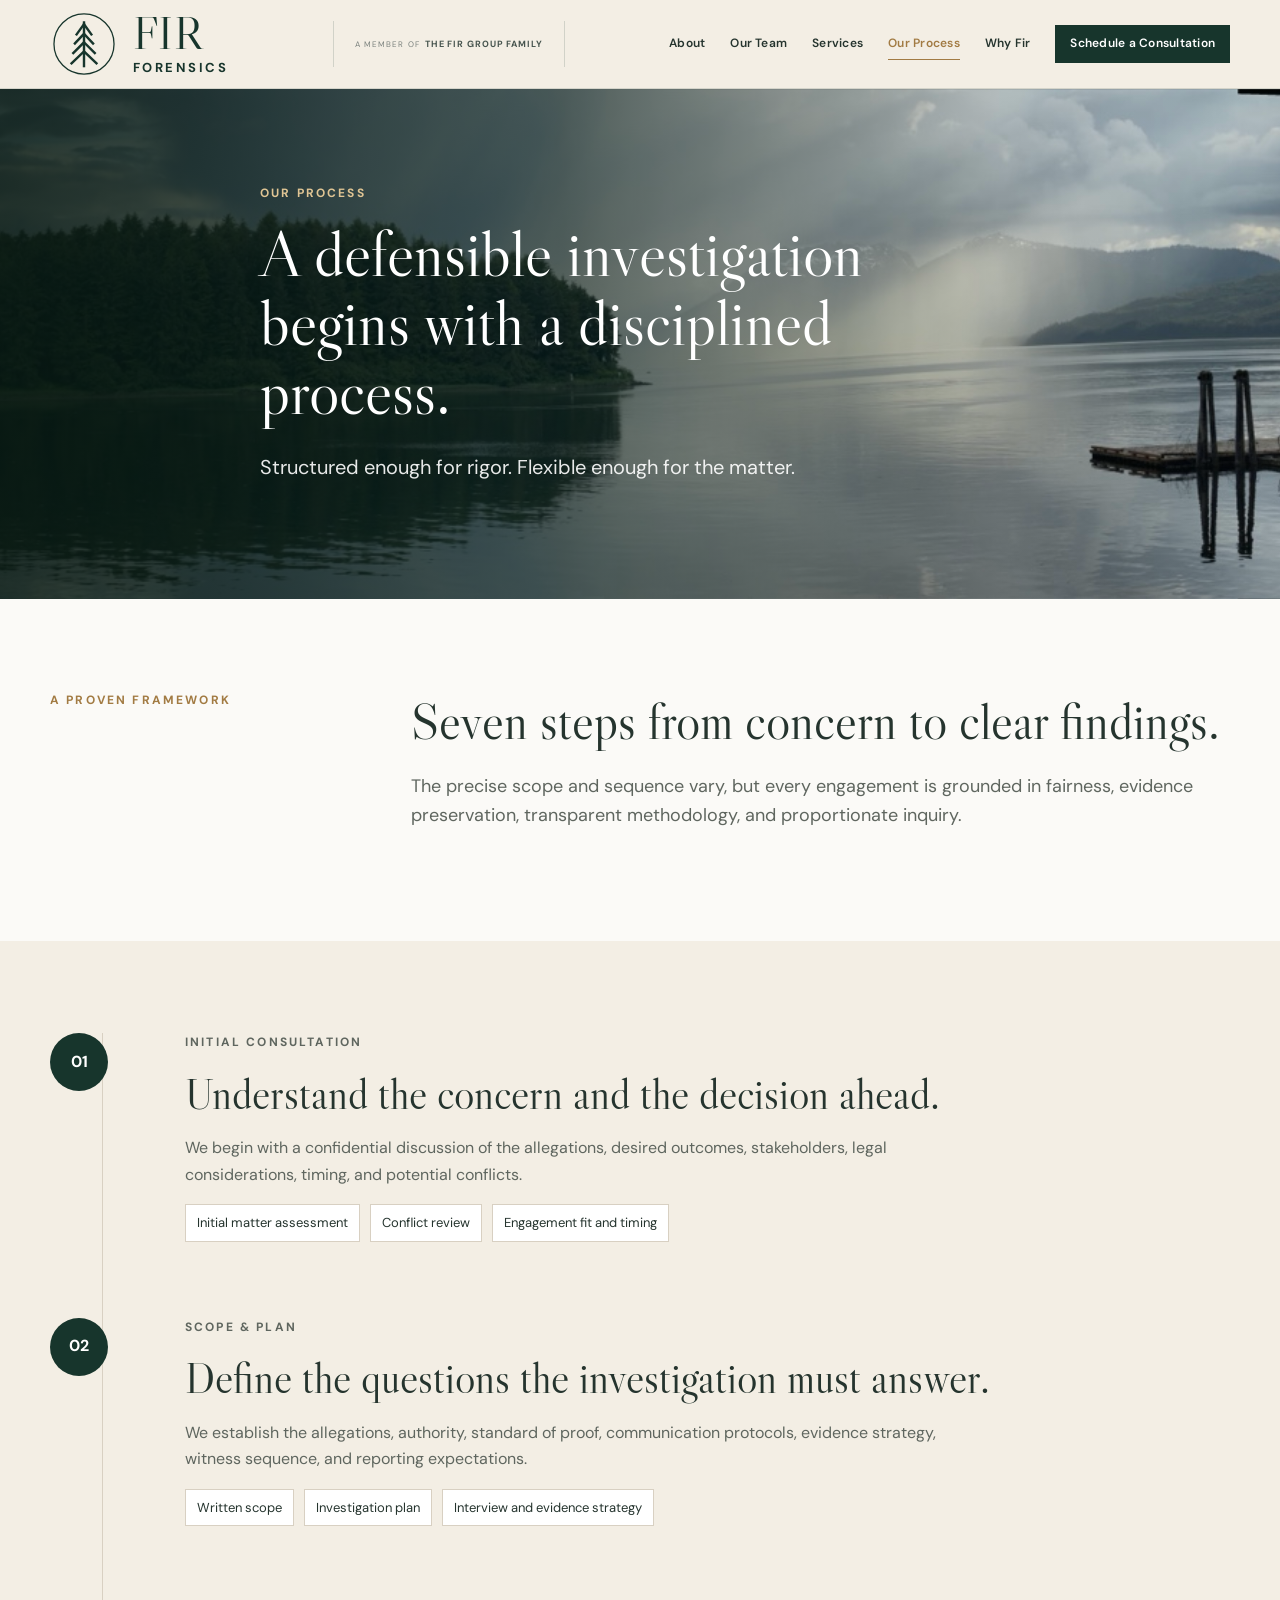
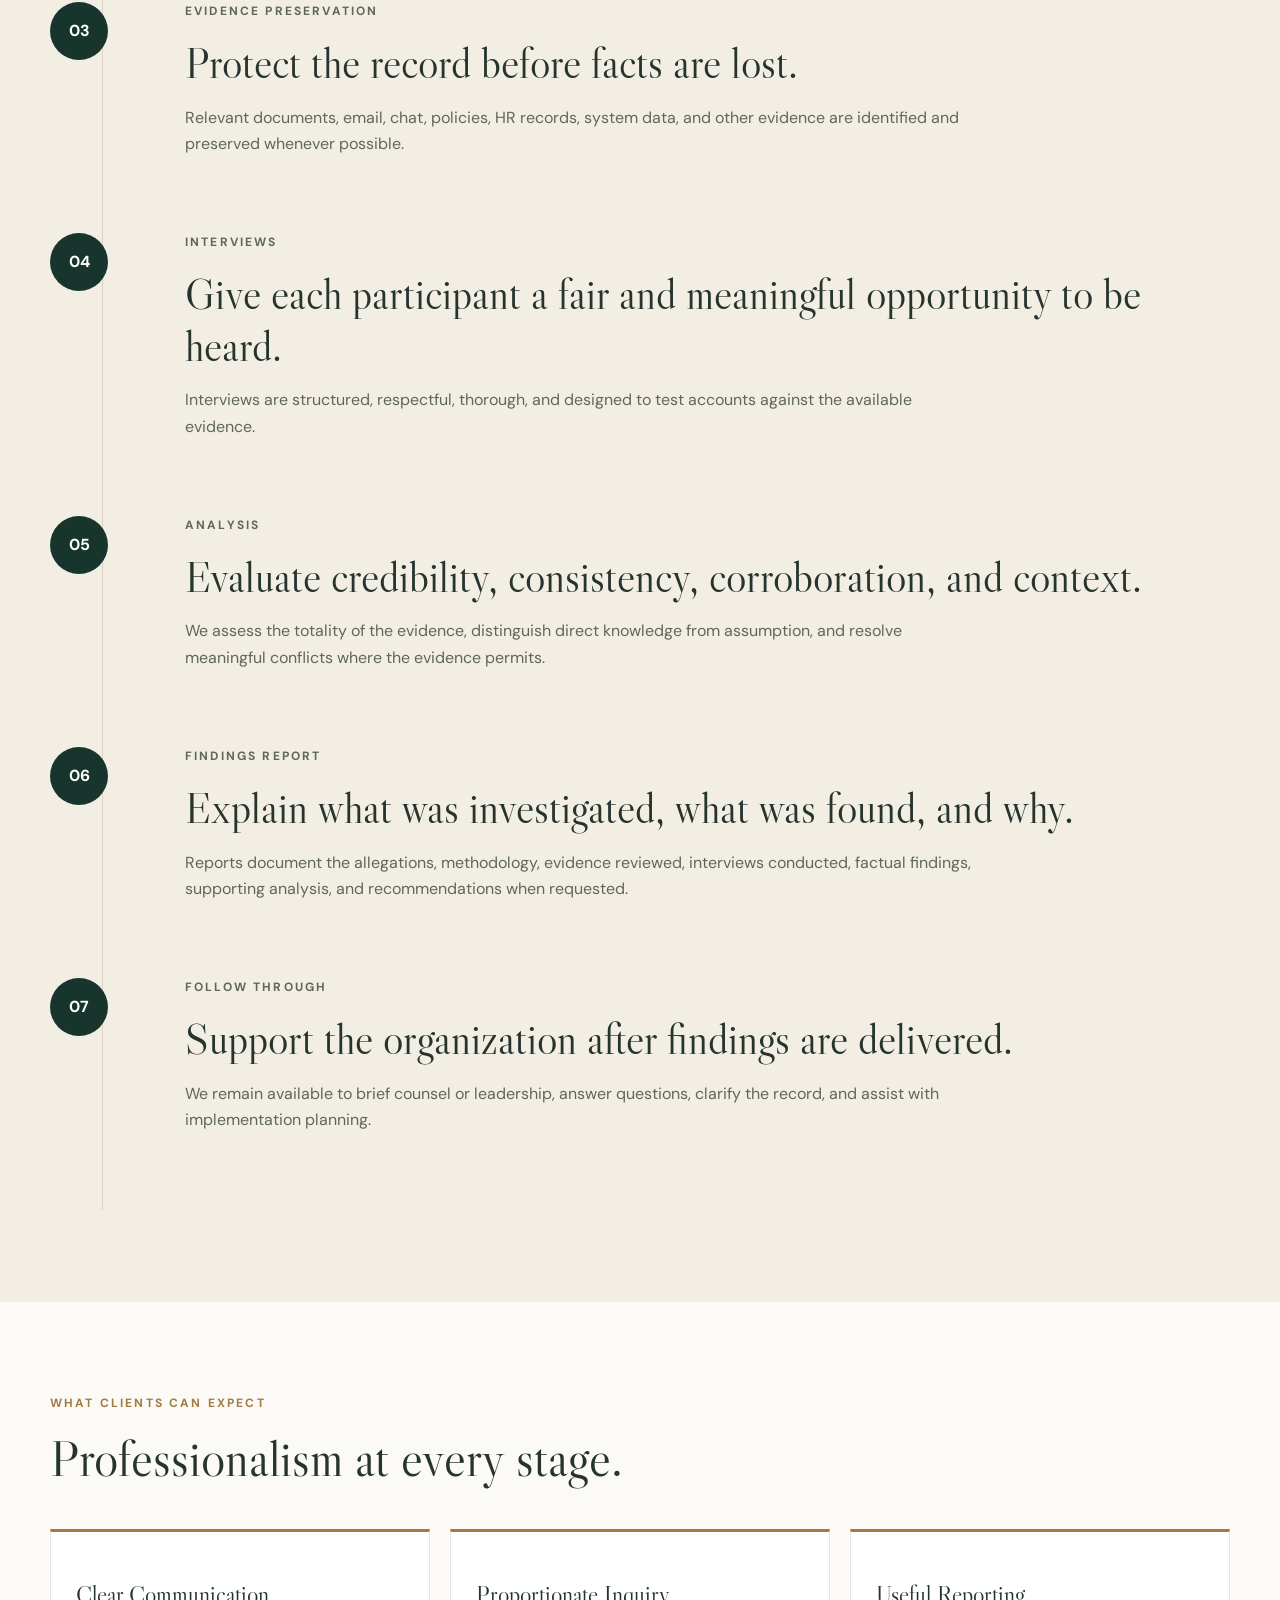
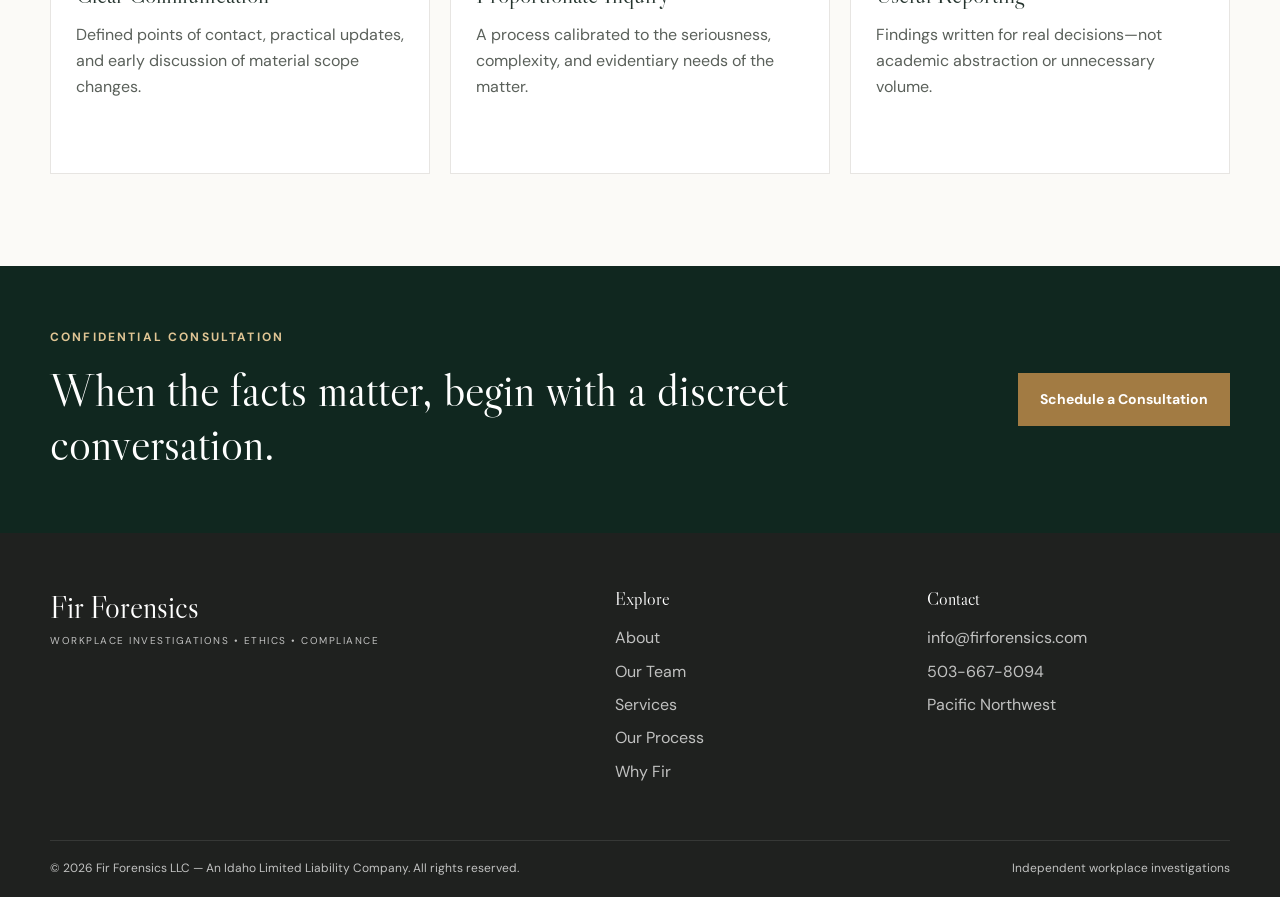
<file: process.html>
<!doctype html><html lang="en"><head><link rel="icon" href="images/favicon.svg" type="image/svg+xml"><link rel="icon" href="images/favicon-32.png" sizes="32x32" type="image/png"><link rel="icon" href="images/favicon.ico" sizes="any"><link rel="apple-touch-icon" href="images/apple-touch-icon.png"><meta charset="utf-8"><meta name="viewport" content="width=device-width,initial-scale=1"><title>Our Process | Fir Forensics</title><meta name="description" content="A disciplined seven-step process for independent workplace investigations."><meta name="theme-color" content="#17352c"><link rel="preconnect" href="https://fonts.googleapis.com"><link rel="preconnect" href="https://fonts.gstatic.com" crossorigin><link href="https://fonts.googleapis.com/css2?family=DM+Sans:wght@400;500;600;700&family=Libre+Caslon+Display&display=swap" rel="stylesheet"><link rel="stylesheet" href="css/styles.css?v=12684427"><link rel="stylesheet" href="css/header-refinement.css?v=1"></head><body data-page="process"><a class="skip-link" href="#main">Skip to content</a>
<header class="site-header">
  <div class="container header-top">
    <a class="brand" href="index.html" aria-label="Fir Forensics home">
      <span class="brand-mark" aria-hidden="true"></span>
      <span class="brand-textstack"><strong class="brand-name">FIR</strong><small class="brand-division">FORENSICS</small></span>
    </a>
    <a class="header-affiliation" href="https://firgroup.org" target="_blank" rel="noopener"><span>A member of</span><strong>The Fir Group Family</strong></a>
    <button class="nav-toggle" type="button" aria-label="Open navigation" aria-expanded="false"><span></span><span></span><span></span></button>
    <nav class="primary-nav" aria-label="Primary navigation">
      <a href="about.html" data-page="about">About</a>
      <a href="team.html" data-page="team">Our Team</a>
      <a href="services.html" data-page="services">Services</a>
      <a href="process.html" data-page="process">Our Process</a>
      <a href="why-fir.html" data-page="why">Why Fir</a>
      <a class="nav-cta" href="https://calendar.app.google/bgcQuGn9PpD5C9JCA" target="_blank" rel="noopener">Schedule a Consultation</a>
    </nav>
  </div>
</header><main id="main">
<section class="subhero process-hero"><div class="hero-shade"></div><div class="container subhero-content"><p class="eyebrow light">Our process</p><h1>A defensible investigation begins with a disciplined process.</h1><p>Structured enough for rigor. Flexible enough for the matter.</p></div></section>
<section class="section"><div class="container split-heading"><p class="eyebrow">A proven framework</p><div><h2>Seven steps from concern to clear findings.</h2><p>The precise scope and sequence vary, but every engagement is grounded in fairness, evidence preservation, transparent methodology, and proportionate inquiry.</p></div></div></section>
<section class="section cream"><div class="container timeline">
<article><span>01</span><div><p class="eyebrow">Initial consultation</p><h2>Understand the concern and the decision ahead.</h2><p>We begin with a confidential discussion of the allegations, desired outcomes, stakeholders, legal considerations, timing, and potential conflicts.</p><ul><li>Initial matter assessment</li><li>Conflict review</li><li>Engagement fit and timing</li></ul></div></article>
<article><span>02</span><div><p class="eyebrow">Scope & plan</p><h2>Define the questions the investigation must answer.</h2><p>We establish the allegations, authority, standard of proof, communication protocols, evidence strategy, witness sequence, and reporting expectations.</p><ul><li>Written scope</li><li>Investigation plan</li><li>Interview and evidence strategy</li></ul></div></article>
<article><span>03</span><div><p class="eyebrow">Evidence preservation</p><h2>Protect the record before facts are lost.</h2><p>Relevant documents, email, chat, policies, HR records, system data, and other evidence are identified and preserved whenever possible.</p></div></article>
<article><span>04</span><div><p class="eyebrow">Interviews</p><h2>Give each participant a fair and meaningful opportunity to be heard.</h2><p>Interviews are structured, respectful, thorough, and designed to test accounts against the available evidence.</p></div></article>
<article><span>05</span><div><p class="eyebrow">Analysis</p><h2>Evaluate credibility, consistency, corroboration, and context.</h2><p>We assess the totality of the evidence, distinguish direct knowledge from assumption, and resolve meaningful conflicts where the evidence permits.</p></div></article>
<article><span>06</span><div><p class="eyebrow">Findings report</p><h2>Explain what was investigated, what was found, and why.</h2><p>Reports document the allegations, methodology, evidence reviewed, interviews conducted, factual findings, supporting analysis, and recommendations when requested.</p></div></article>
<article><span>07</span><div><p class="eyebrow">Follow through</p><h2>Support the organization after findings are delivered.</h2><p>We remain available to brief counsel or leadership, answer questions, clarify the record, and assist with implementation planning.</p></div></article>
</div></section>
<section class="section"><div class="container"><div class="section-heading"><div><p class="eyebrow">What clients can expect</p><h2>Professionalism at every stage.</h2></div></div><div class="card-grid three"><article class="value-card"><h3>Clear Communication</h3><p>Defined points of contact, practical updates, and early discussion of material scope changes.</p></article><article class="value-card"><h3>Proportionate Inquiry</h3><p>A process calibrated to the seriousness, complexity, and evidentiary needs of the matter.</p></article><article class="value-card"><h3>Useful Reporting</h3><p>Findings written for real decisions—not academic abstraction or unnecessary volume.</p></article></div></div></section></main><section class="final-cta">
  <div class="container final-cta-inner">
    <div><p class="eyebrow light">Confidential consultation</p><h2>When the facts matter, begin with a discreet conversation.</h2></div>
    <a class="button button-gold" href="https://calendar.app.google/bgcQuGn9PpD5C9JCA" target="_blank" rel="noopener">Schedule a Consultation</a>
  </div>
</section>
<footer class="site-footer">
  <div class="container footer-main">
    <a class="footer-brand" href="index.html"><strong>Fir Forensics</strong><span>Workplace Investigations • Ethics • Compliance</span></a>
    <div><h3>Explore</h3><a href="about.html">About</a><a href="team.html">Our Team</a><a href="services.html">Services</a><a href="process.html">Our Process</a><a href="why-fir.html">Why Fir</a></div>
    <div><h3>Contact</h3><a href="mailto:info@firforensics.com">info@firforensics.com</a><a href="tel:+15036678094">503-667-8094</a><span>Pacific Northwest</span></div>
  </div>
  <div class="container footer-bottom"><span>© <span id="year"></span> Fir Forensics LLC — An Idaho Limited Liability Company. All rights reserved.</span><span>Independent workplace investigations</span></div>
</footer>
<script src="js/script.js"></script></body></html>
</file>
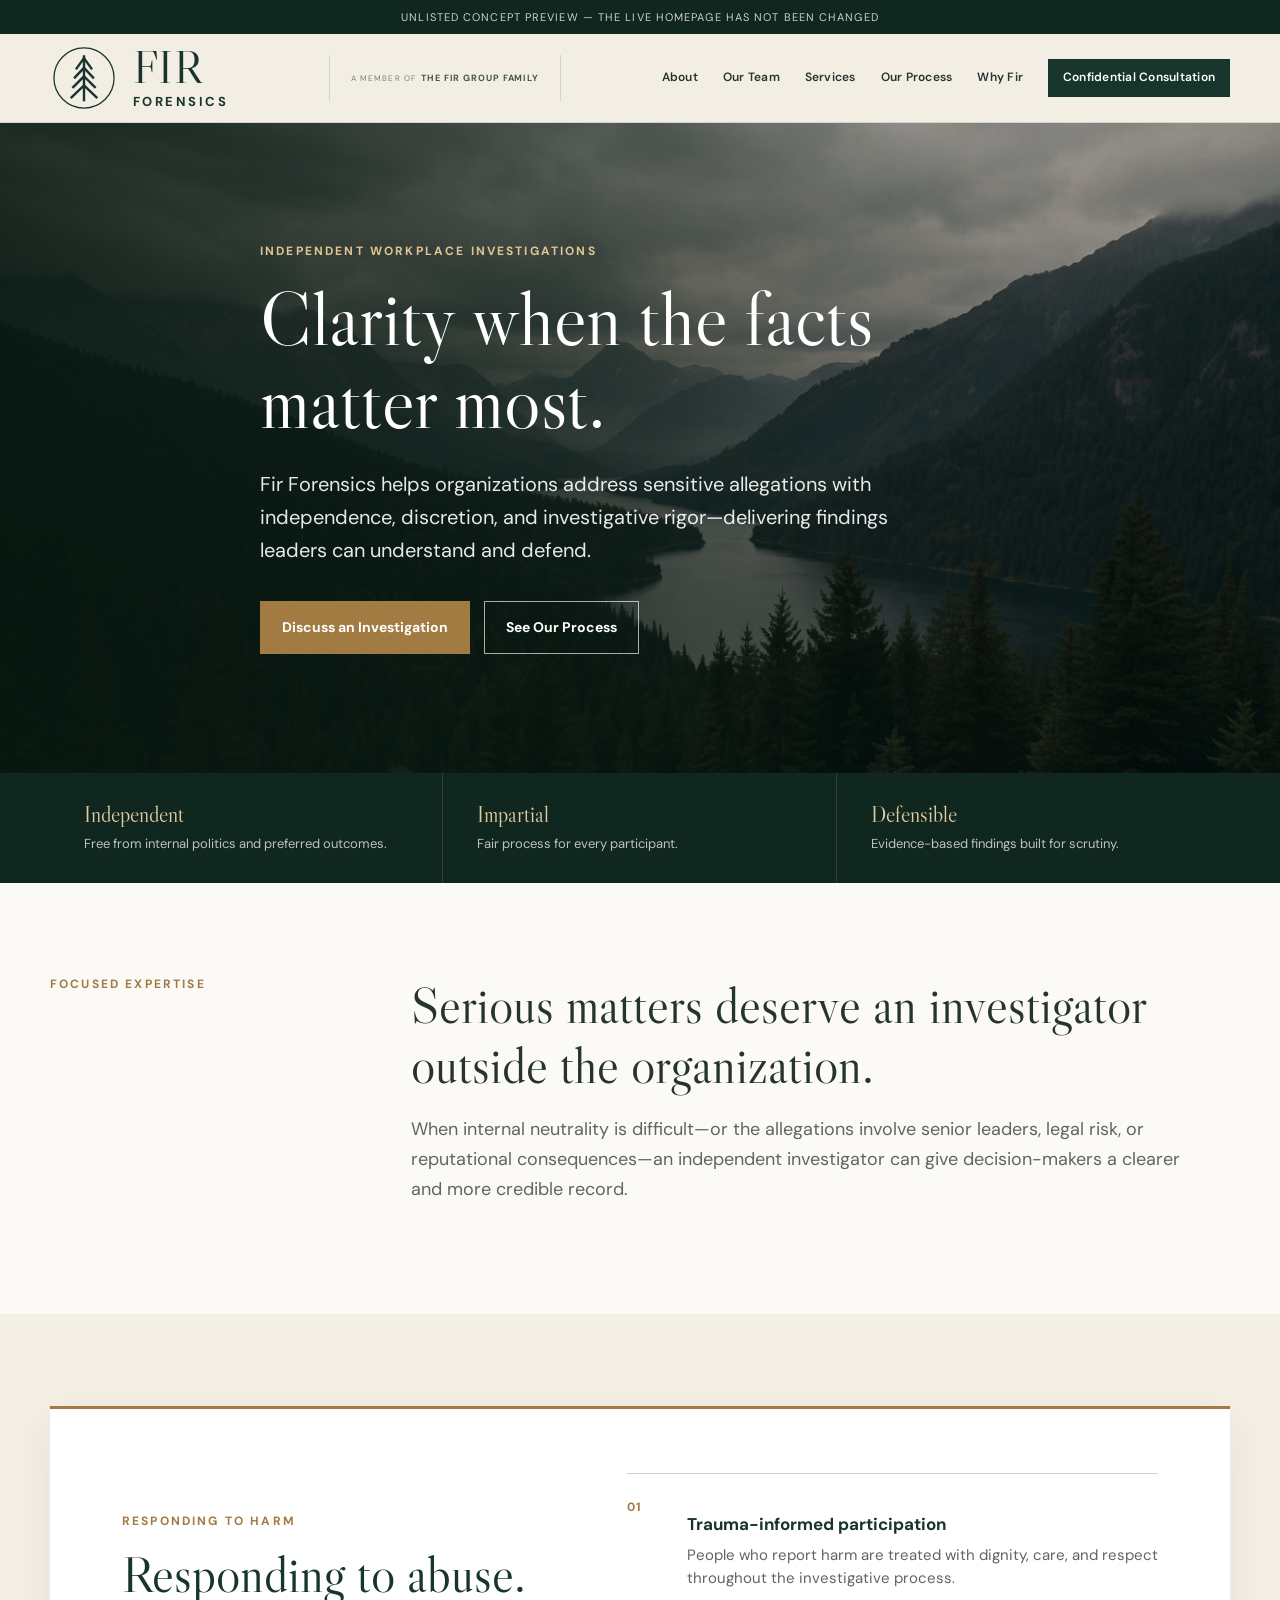
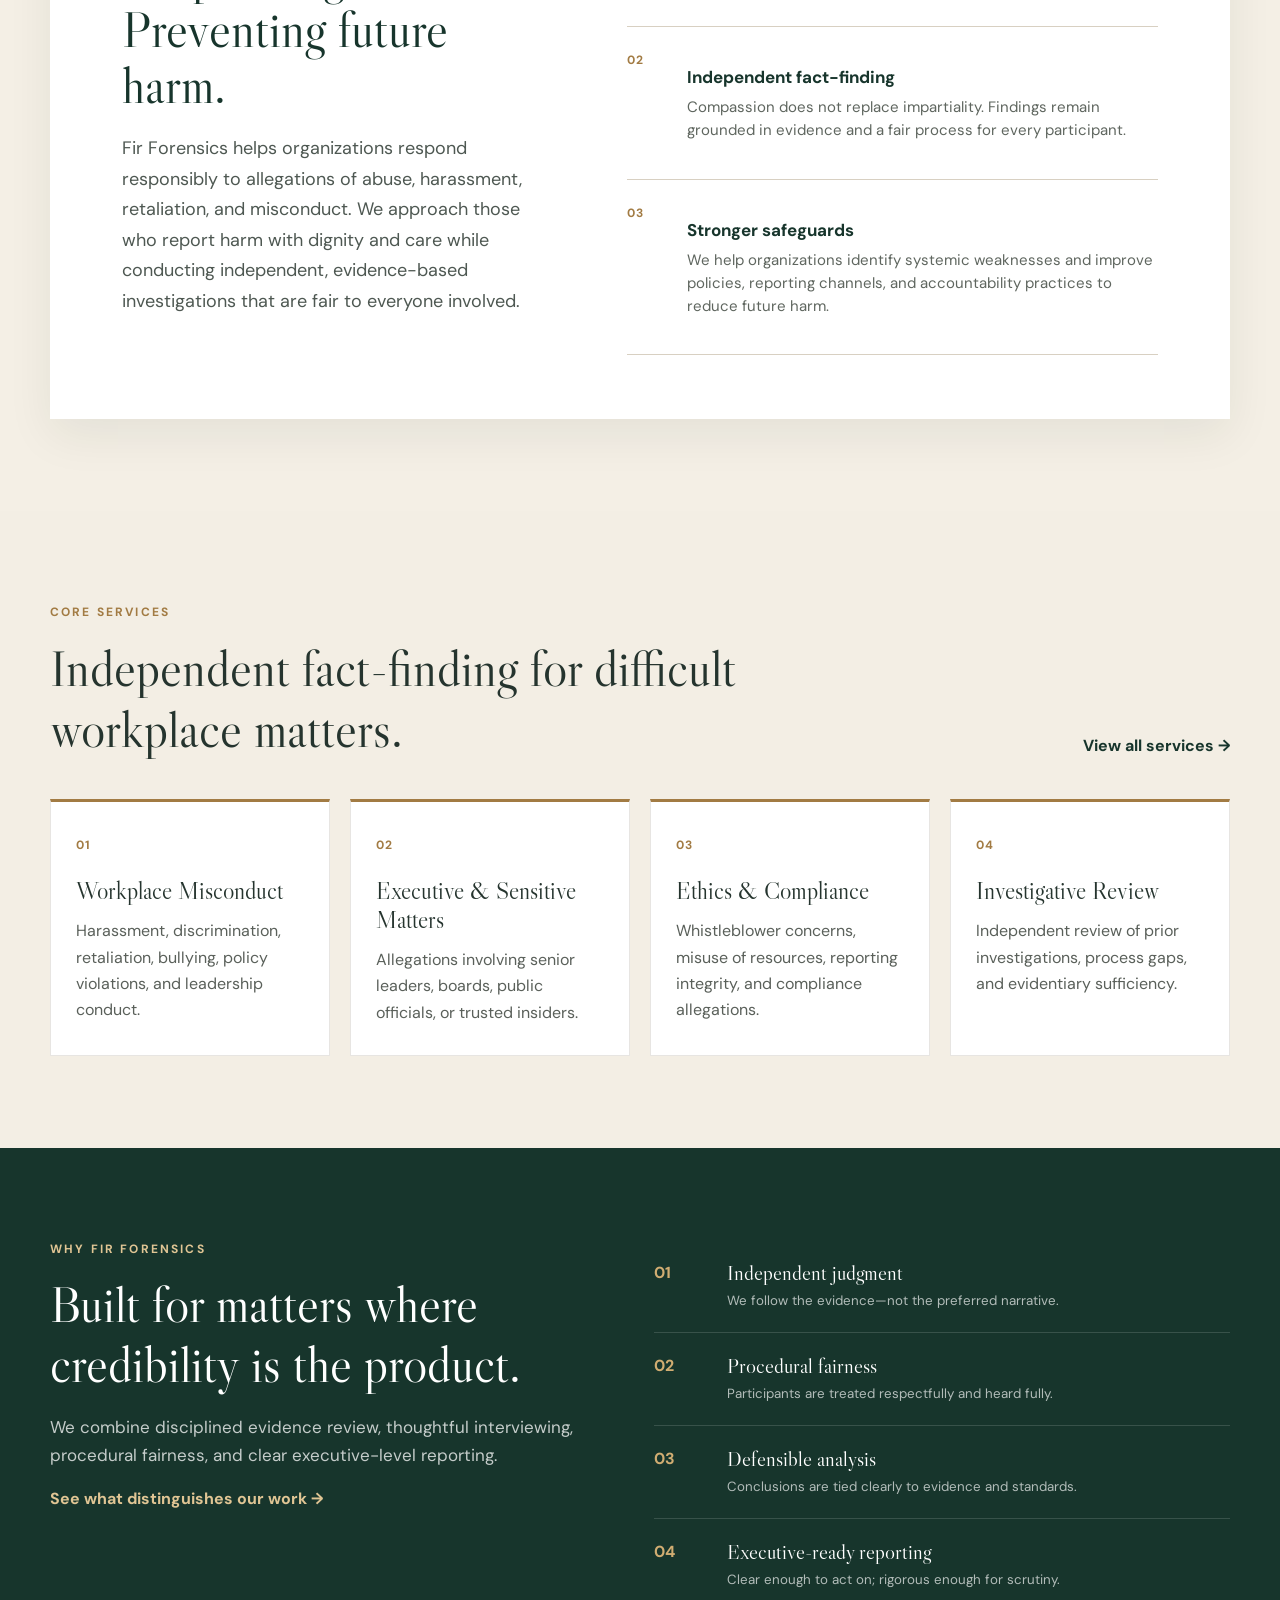
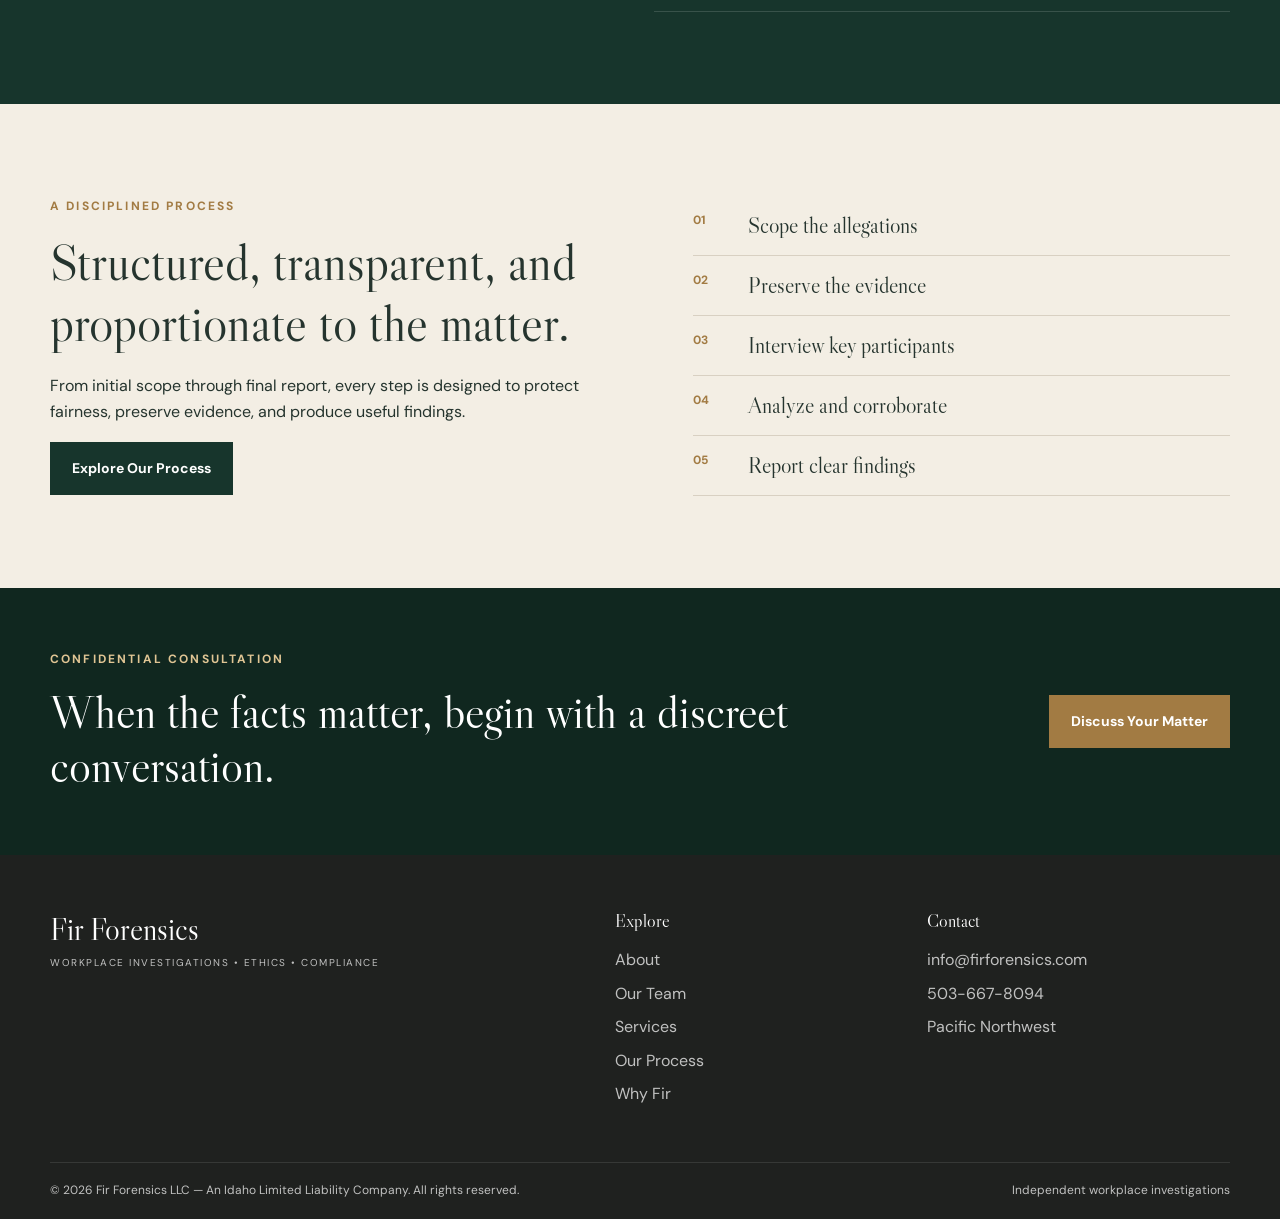
<file: safeguarding-preview.html>
<!doctype html><html lang="en"><head><link rel="icon" href="images/favicon.svg" type="image/svg+xml"><link rel="icon" href="images/favicon-32.png" sizes="32x32" type="image/png"><link rel="icon" href="images/favicon.ico" sizes="any"><link rel="apple-touch-icon" href="images/apple-touch-icon.png"><meta charset="utf-8"><meta name="viewport" content="width=device-width,initial-scale=1"><title>Safeguarding Preview | Fir Forensics</title><meta name="robots" content="noindex, nofollow, noarchive"><meta name="googlebot" content="noindex, nofollow, noarchive"><meta name="description" content="Independent workplace investigations for employers, counsel, boards, and organizations."><meta name="theme-color" content="#17352c"><link rel="preconnect" href="https://fonts.googleapis.com"><link rel="preconnect" href="https://fonts.gstatic.com" crossorigin><link href="https://fonts.googleapis.com/css2?family=DM+Sans:wght@400;500;600;700&family=Libre+Caslon+Display&display=swap" rel="stylesheet"><link rel="stylesheet" href="css/styles.css?v=12684427"><link rel="stylesheet" href="css/header-refinement.css?v=1"><style>
.preview-notice{background:#10271f;color:rgba(255,255,255,.78);text-align:center;padding:8px 20px;font-size:11px;letter-spacing:.1em;text-transform:uppercase}
.safeguard-section{background:#f4efe5}
.safeguard-panel{display:grid;grid-template-columns:minmax(0,.9fr) minmax(0,1.1fr);gap:70px;align-items:center;padding:64px 72px;background:#fff;border-top:3px solid var(--gold);box-shadow:0 16px 44px rgba(16,39,31,.07)}
.safeguard-panel h2{font:400 clamp(36px,4vw,54px)/1.08 var(--serif);margin:0 0 20px;color:var(--forest)}
.safeguard-panel .lead{font-size:18px;line-height:1.7;color:#4e5852;margin:0}
.safeguard-principles{display:grid;gap:0}
.safeguard-principles div{display:grid;grid-template-columns:42px 1fr;gap:18px;padding:20px 0;border-bottom:1px solid var(--line)}
.safeguard-principles div:first-child{border-top:1px solid var(--line)}
.safeguard-principles b{font-size:12px;letter-spacing:.12em;color:var(--gold);padding-top:4px}
.safeguard-principles strong{display:block;color:var(--forest);font-size:17px;margin-bottom:5px}
.safeguard-principles span{display:block;color:var(--muted);font-size:15px;line-height:1.55}
@media(max-width:850px){.safeguard-panel{grid-template-columns:1fr;gap:38px;padding:42px 30px}}
</style></head><body data-page="home"><a class="skip-link" href="#main">Skip to content</a><div class="preview-notice">Unlisted concept preview — the live homepage has not been changed</div>
<header class="site-header">
  <div class="container header-top">
    <a class="brand" href="index.html" aria-label="Fir Forensics home">
      <span class="brand-mark" aria-hidden="true"></span>
      <span class="brand-textstack"><strong class="brand-name">FIR</strong><small class="brand-division">FORENSICS</small></span>
    </a>
    <a class="header-affiliation" href="https://firgroup.org" target="_blank" rel="noopener"><span>A member of</span><strong>The Fir Group Family</strong></a>
    <button class="nav-toggle" type="button" aria-label="Open navigation" aria-expanded="false"><span></span><span></span><span></span></button>
    <nav class="primary-nav" aria-label="Primary navigation">
      <a href="about.html" data-page="about">About</a>
      <a href="team.html" data-page="team">Our Team</a>
      <a href="services.html" data-page="services">Services</a>
      <a href="process.html" data-page="process">Our Process</a>
      <a href="why-fir.html" data-page="why">Why Fir</a>
      <a class="nav-cta" href="contact.html" data-page="contact">Confidential Consultation</a>
    </nav>
  </div>
</header><main id="main">
<section class="hero home-hero">
  <div class="hero-shade"></div><div class="container hero-content reveal">
    <p class="eyebrow light">Independent workplace investigations</p>
    <h1>Clarity when the facts matter most.</h1>
    <p class="hero-lede">Fir Forensics helps organizations address sensitive allegations with independence, discretion, and investigative rigor—delivering findings leaders can understand and defend.</p>
    <div class="button-row"><a class="button button-gold" href="mailto:info@firforensics.com?subject=Confidential%20Consultation%20Request&body=Please%20share%20a%20brief%20description%20of%20the%20matter%2C%20your%20organization%2C%20general%20timing%2C%20and%20the%20best%20way%20to%20reach%20you.%0A%0A%28No%20need%20to%20include%20sensitive%20names%20or%20detailed%20allegations%20at%20this%20stage.%29">Discuss an Investigation</a><a class="button button-ghost" href="process.html">See Our Process</a></div>
  </div>
</section>
<section class="trust-bar"><div class="container trust-grid"><div><strong>Independent</strong><span>Free from internal politics and preferred outcomes.</span></div><div><strong>Impartial</strong><span>Fair process for every participant.</span></div><div><strong>Defensible</strong><span>Evidence-based findings built for scrutiny.</span></div></div></section>
<section class="section intro"><div class="container split-heading"><p class="eyebrow">Focused expertise</p><div><h2>Serious matters deserve an investigator outside the organization.</h2><p>When internal neutrality is difficult—or the allegations involve senior leaders, legal risk, or reputational consequences—an independent investigator can give decision-makers a clearer and more credible record.</p></div></div></section>
<section class="section safeguard-section"><div class="container"><div class="safeguard-panel reveal"><div><p class="eyebrow">Responding to harm</p><h2>Responding to abuse. Preventing future harm.</h2><p class="lead">Fir Forensics helps organizations respond responsibly to allegations of abuse, harassment, retaliation, and misconduct. We approach those who report harm with dignity and care while conducting independent, evidence-based investigations that are fair to everyone involved.</p></div><div class="safeguard-principles"><div><b>01</b><p><strong>Trauma-informed participation</strong><span>People who report harm are treated with dignity, care, and respect throughout the investigative process.</span></p></div><div><b>02</b><p><strong>Independent fact-finding</strong><span>Compassion does not replace impartiality. Findings remain grounded in evidence and a fair process for every participant.</span></p></div><div><b>03</b><p><strong>Stronger safeguards</strong><span>We help organizations identify systemic weaknesses and improve policies, reporting channels, and accountability practices to reduce future harm.</span></p></div></div></div></div></section>
<section class="section cream"><div class="container"><div class="section-heading"><div><p class="eyebrow">Core services</p><h2>Independent fact-finding for difficult workplace matters.</h2></div><a class="text-link" href="services.html">View all services →</a></div><div class="card-grid four"><article class="service-card reveal"><span>01</span><h3>Workplace Misconduct</h3><p>Harassment, discrimination, retaliation, bullying, policy violations, and leadership conduct.</p></article><article class="service-card reveal"><span>02</span><h3>Executive & Sensitive Matters</h3><p>Allegations involving senior leaders, boards, public officials, or trusted insiders.</p></article><article class="service-card reveal"><span>03</span><h3>Ethics & Compliance</h3><p>Whistleblower concerns, misuse of resources, reporting integrity, and compliance allegations.</p></article><article class="service-card reveal"><span>04</span><h3>Investigative Review</h3><p>Independent review of prior investigations, process gaps, and evidentiary sufficiency.</p></article></div></div></section>
<section class="section forest"><div class="container why-grid"><div><p class="eyebrow light">Why Fir Forensics</p><h2>Built for matters where credibility is the product.</h2><p>We combine disciplined evidence review, thoughtful interviewing, procedural fairness, and clear executive-level reporting.</p><a class="text-link light" href="why-fir.html">See what distinguishes our work →</a></div><div class="principle-list"><div><b>01</b><span><strong>Independent judgment</strong><small>We follow the evidence—not the preferred narrative.</small></span></div><div><b>02</b><span><strong>Procedural fairness</strong><small>Participants are treated respectfully and heard fully.</small></span></div><div><b>03</b><span><strong>Defensible analysis</strong><small>Conclusions are tied clearly to evidence and standards.</small></span></div><div><b>04</b><span><strong>Executive-ready reporting</strong><small>Clear enough to act on; rigorous enough for scrutiny.</small></span></div></div></div></section>
<section class="section cream"><div class="container process-preview"><div><p class="eyebrow">A disciplined process</p><h2>Structured, transparent, and proportionate to the matter.</h2><p>From initial scope through final report, every step is designed to protect fairness, preserve evidence, and produce useful findings.</p><a class="button button-dark" href="process.html">Explore Our Process</a></div><ol><li><span>01</span>Scope the allegations</li><li><span>02</span>Preserve the evidence</li><li><span>03</span>Interview key participants</li><li><span>04</span>Analyze and corroborate</li><li><span>05</span>Report clear findings</li></ol></div></section></main><section class="final-cta">
  <div class="container final-cta-inner">
    <div><p class="eyebrow light">Confidential consultation</p><h2>When the facts matter, begin with a discreet conversation.</h2></div>
    <a class="button button-gold" href="mailto:info@firforensics.com?subject=Confidential%20Consultation%20Request&body=Please%20share%20a%20brief%20description%20of%20the%20matter%2C%20your%20organization%2C%20general%20timing%2C%20and%20the%20best%20way%20to%20reach%20you.%0A%0A%28No%20need%20to%20include%20sensitive%20names%20or%20detailed%20allegations%20at%20this%20stage.%29">Discuss Your Matter</a>
  </div>
</section>
<footer class="site-footer">
  <div class="container footer-main">
    <a class="footer-brand" href="index.html"><strong>Fir Forensics</strong><span>Workplace Investigations • Ethics • Compliance</span></a>
    <div><h3>Explore</h3><a href="about.html">About</a><a href="team.html">Our Team</a><a href="services.html">Services</a><a href="process.html">Our Process</a><a href="why-fir.html">Why Fir</a></div>
    <div><h3>Contact</h3><a href="mailto:info@firforensics.com">info@firforensics.com</a><a href="tel:+15036678094">503-667-8094</a><span>Pacific Northwest</span></div>
  </div>
  <div class="container footer-bottom"><span>© <span id="year"></span> Fir Forensics LLC — An Idaho Limited Liability Company. All rights reserved.</span><span>Independent workplace investigations</span></div>
</footer>
<script src="js/script.js"></script></body></html>
</file>
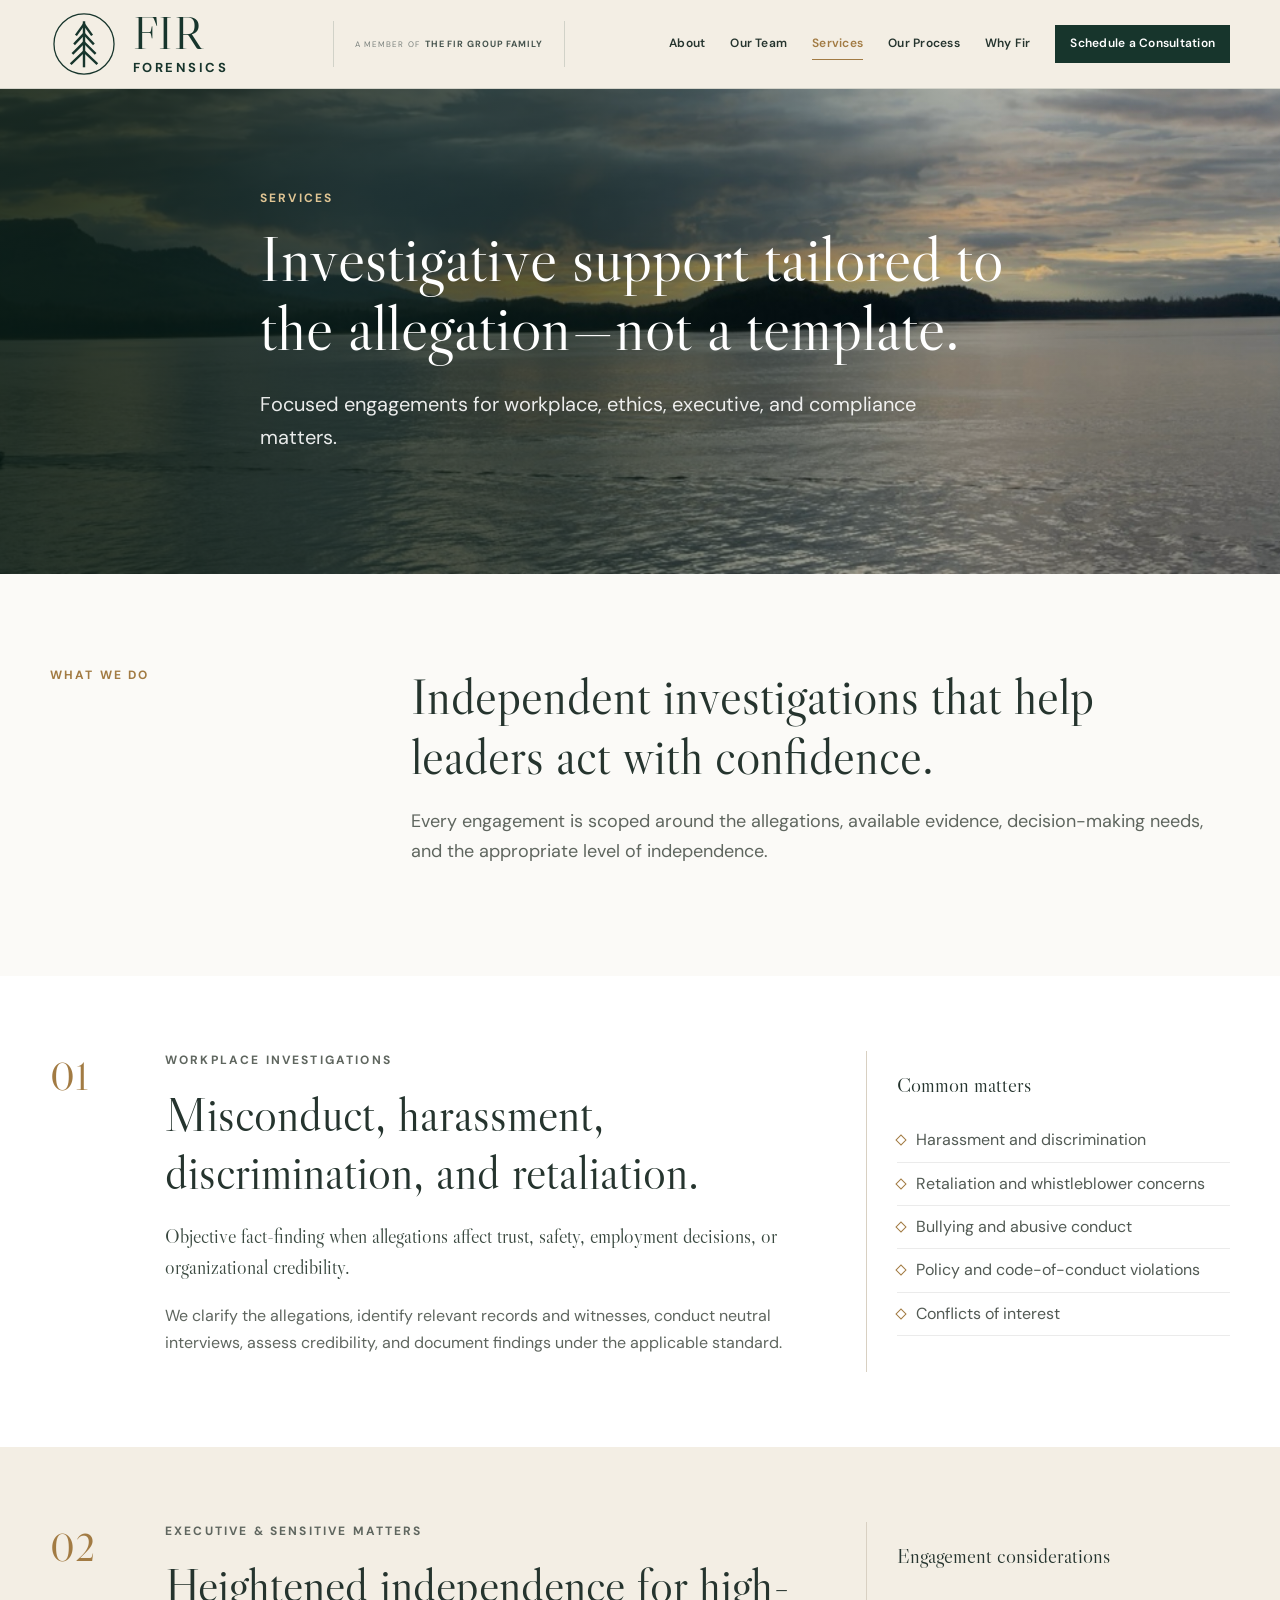
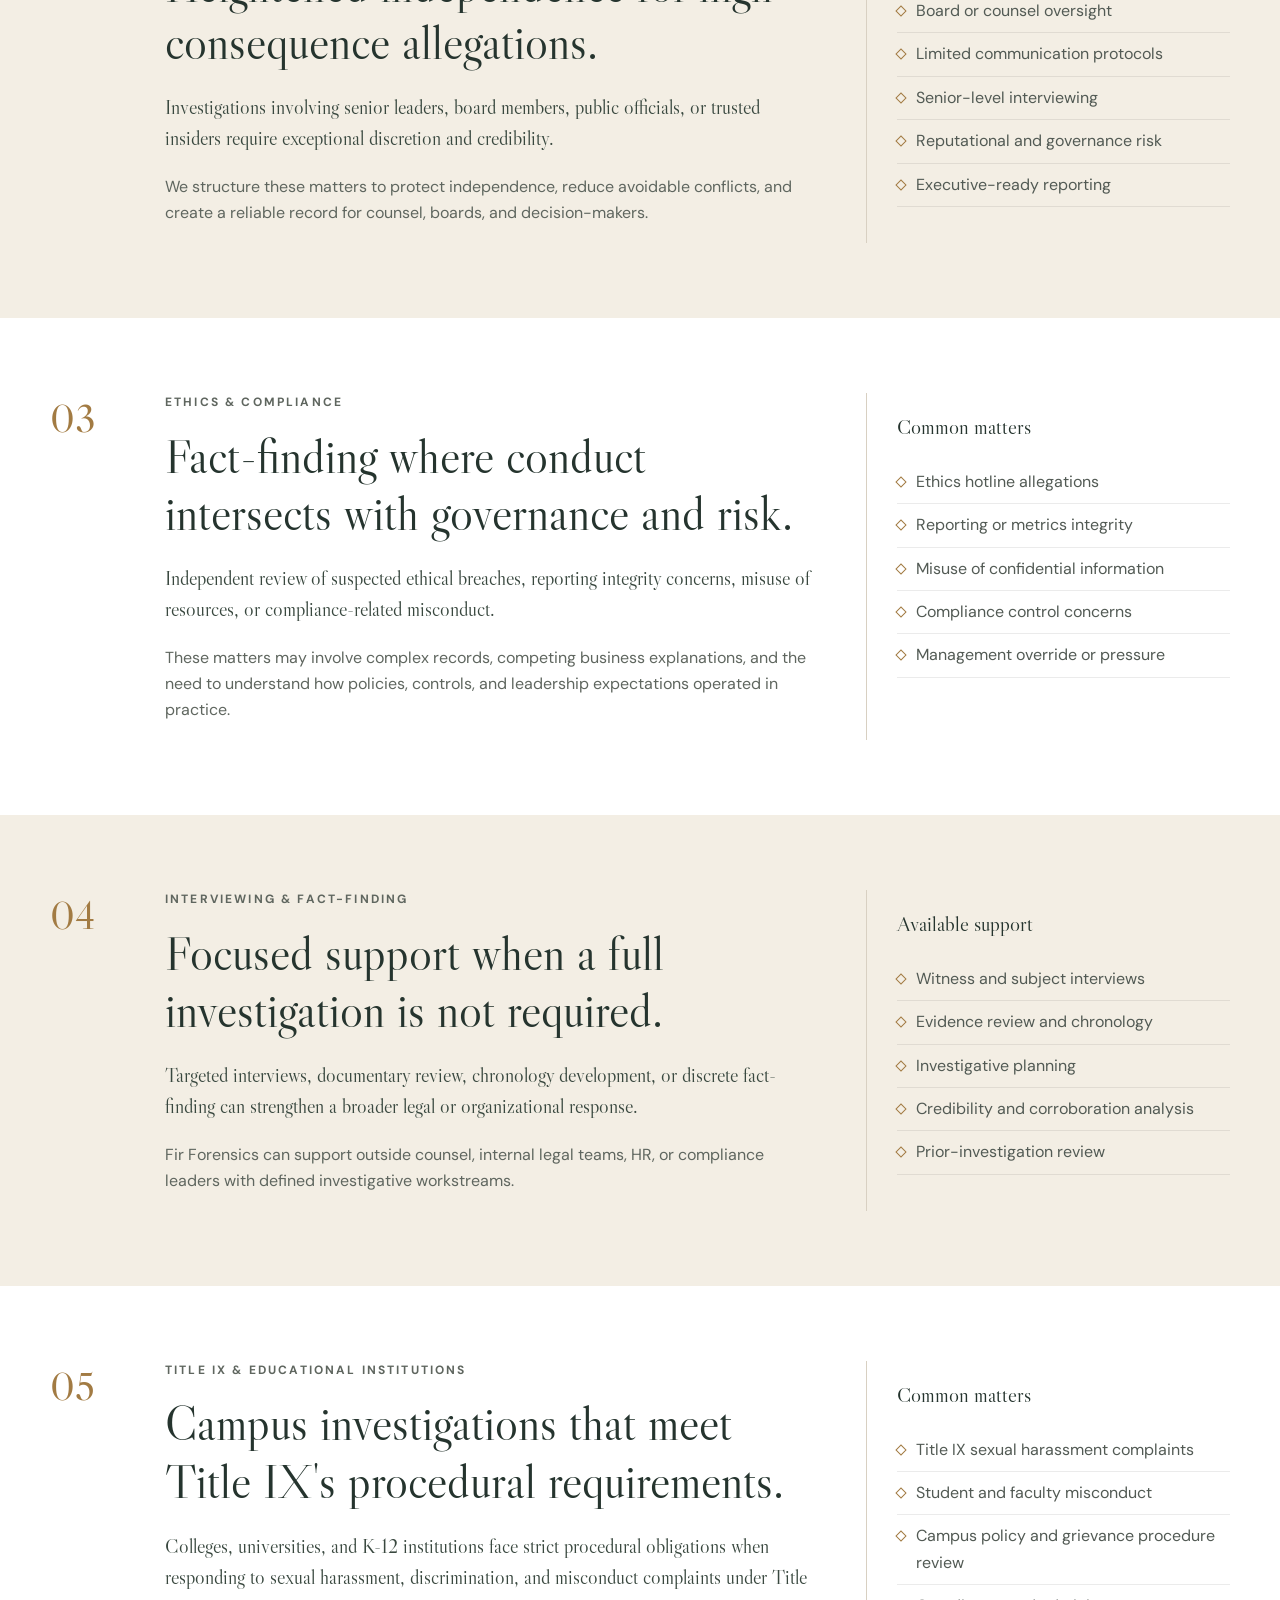
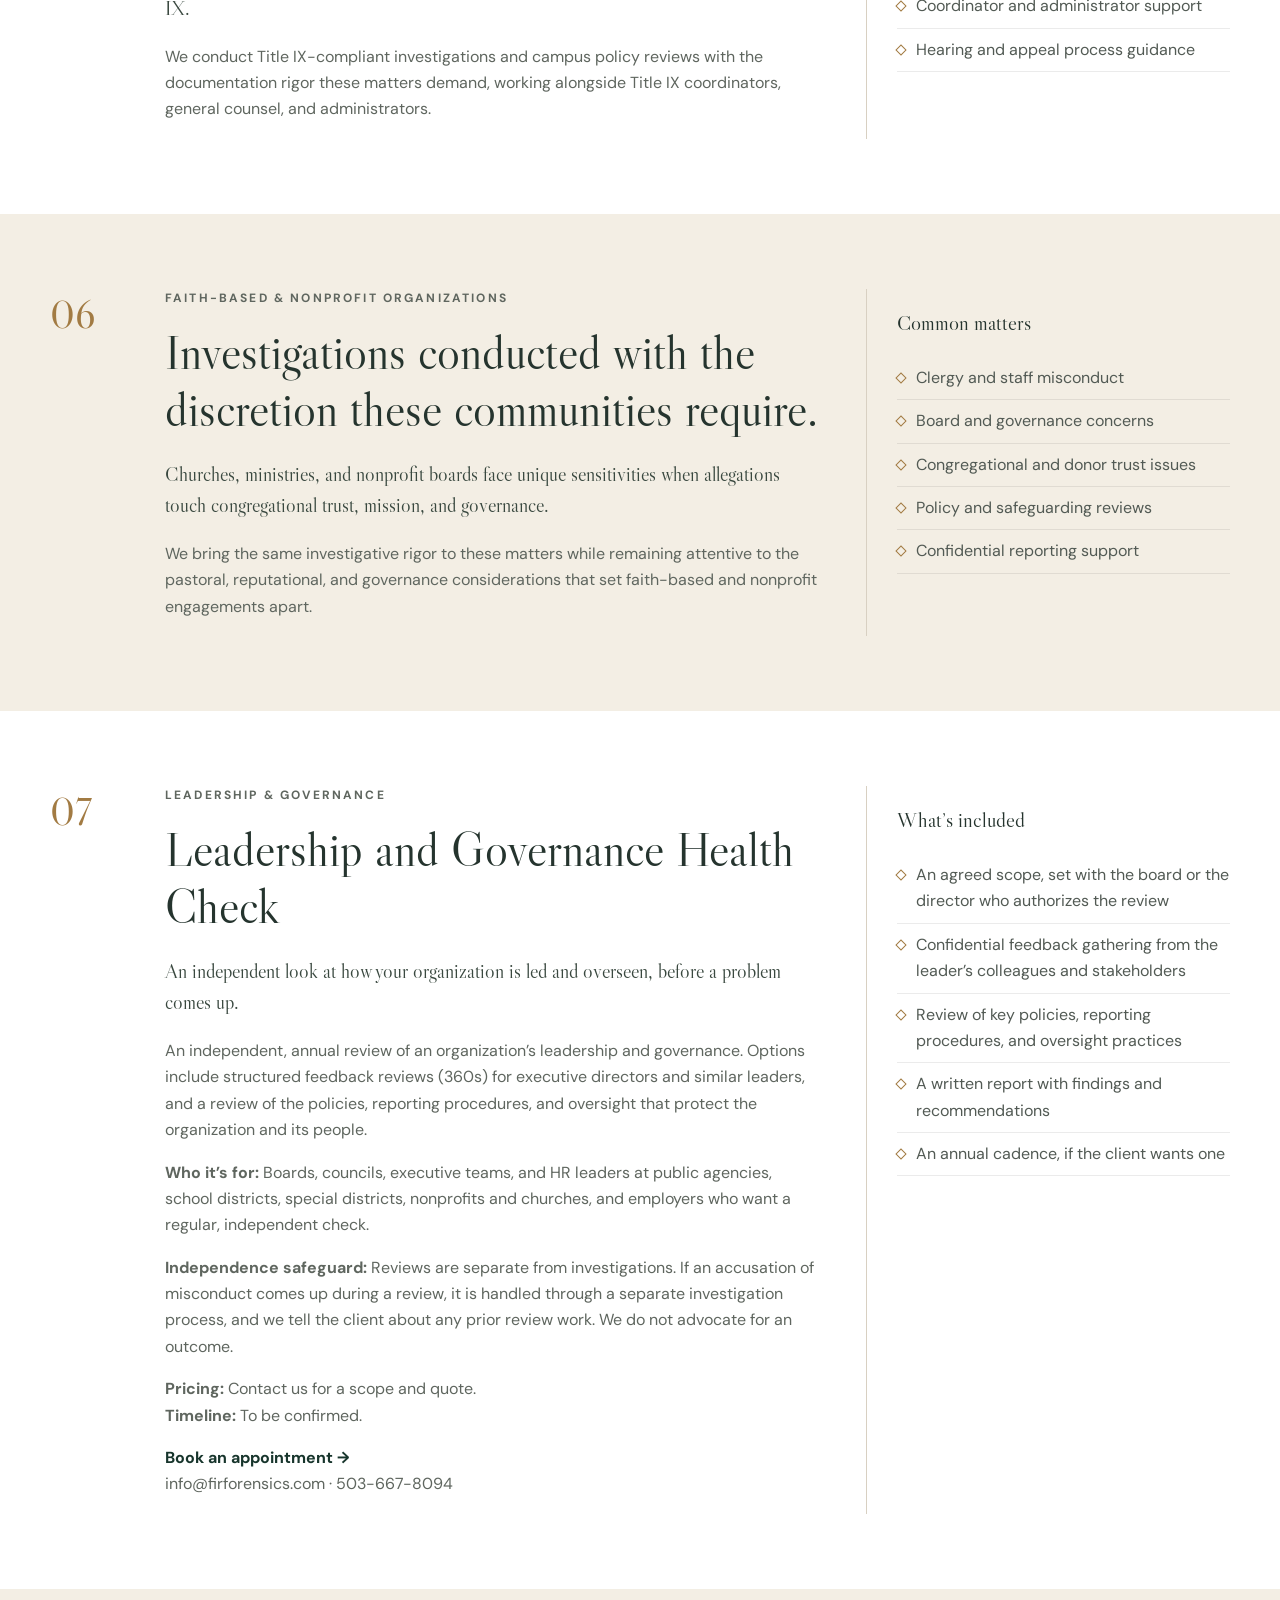
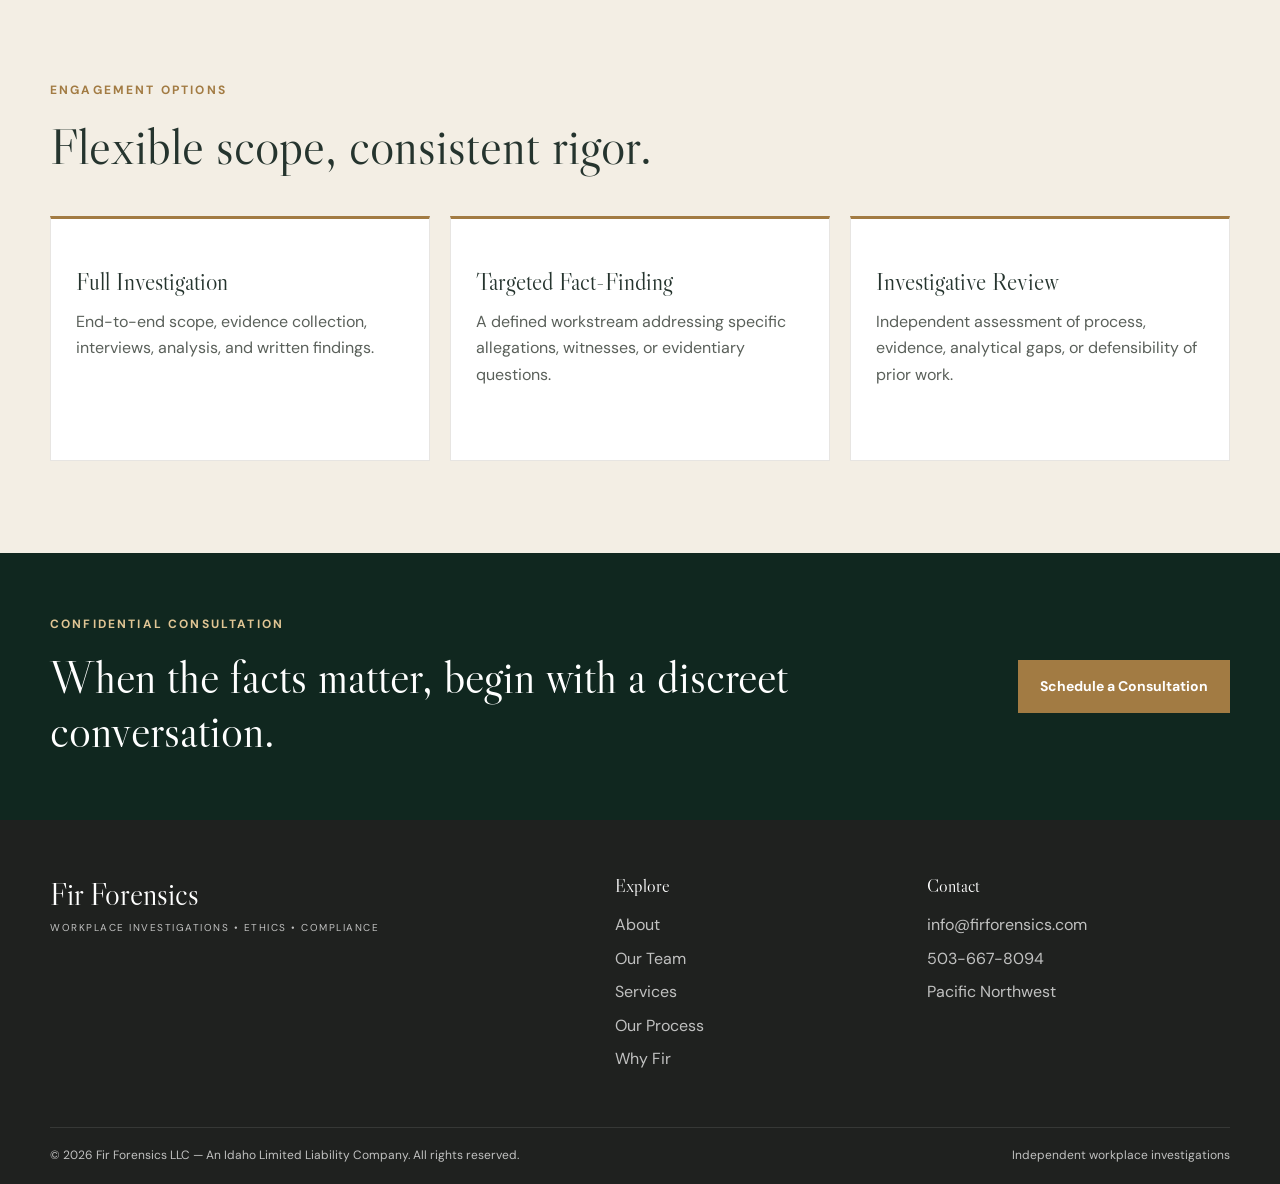
<file: services.html>
<!doctype html><html lang="en"><head><link rel="icon" href="images/favicon.svg" type="image/svg+xml"><link rel="icon" href="images/favicon-32.png" sizes="32x32" type="image/png"><link rel="icon" href="images/favicon.ico" sizes="any"><link rel="apple-touch-icon" href="images/apple-touch-icon.png"><meta charset="utf-8"><meta name="viewport" content="width=device-width,initial-scale=1"><title>Services | Fir Forensics</title><meta name="description" content="Workplace investigations, executive matters, ethics and compliance fact-finding, and investigative review."><meta name="theme-color" content="#17352c"><link rel="preconnect" href="https://fonts.googleapis.com"><link rel="preconnect" href="https://fonts.gstatic.com" crossorigin><link href="https://fonts.googleapis.com/css2?family=DM+Sans:wght@400;500;600;700&family=Libre+Caslon+Display&display=swap" rel="stylesheet"><link rel="stylesheet" href="css/styles.css?v=12684427"><link rel="stylesheet" href="css/header-refinement.css?v=1"></head><body data-page="services"><a class="skip-link" href="#main">Skip to content</a>
<header class="site-header">
  <div class="container header-top">
    <a class="brand" href="index.html" aria-label="Fir Forensics home">
      <span class="brand-mark" aria-hidden="true"></span>
      <span class="brand-textstack"><strong class="brand-name">FIR</strong><small class="brand-division">FORENSICS</small></span>
    </a>
    <a class="header-affiliation" href="https://firgroup.org" target="_blank" rel="noopener"><span>A member of</span><strong>The Fir Group Family</strong></a>
    <button class="nav-toggle" type="button" aria-label="Open navigation" aria-expanded="false"><span></span><span></span><span></span></button>
    <nav class="primary-nav" aria-label="Primary navigation">
      <a href="about.html" data-page="about">About</a>
      <a href="team.html" data-page="team">Our Team</a>
      <a href="services.html" data-page="services">Services</a>
      <a href="process.html" data-page="process">Our Process</a>
      <a href="why-fir.html" data-page="why">Why Fir</a>
      <a class="nav-cta" href="https://calendar.app.google/bgcQuGn9PpD5C9JCA" target="_blank" rel="noopener">Schedule a Consultation</a>
    </nav>
  </div>
</header><main id="main">
<section class="subhero services-hero"><div class="hero-shade"></div><div class="container subhero-content"><p class="eyebrow light">Services</p><h1>Investigative support tailored to the allegation—not a template.</h1><p>Focused engagements for workplace, ethics, executive, and compliance matters.</p></div></section>
<section class="section"><div class="container split-heading"><p class="eyebrow">What we do</p><div><h2>Independent investigations that help leaders act with confidence.</h2><p>Every engagement is scoped around the allegations, available evidence, decision-making needs, and the appropriate level of independence.</p></div></div></section>
<section class="service-detail"><div class="container detail-grid"><span class="detail-number">01</span><div><p class="eyebrow">Workplace investigations</p><h2>Misconduct, harassment, discrimination, and retaliation.</h2><p class="lead">Objective fact-finding when allegations affect trust, safety, employment decisions, or organizational credibility.</p><p>We clarify the allegations, identify relevant records and witnesses, conduct neutral interviews, assess credibility, and document findings under the applicable standard.</p></div><aside><h3>Common matters</h3><ul><li>Harassment and discrimination</li><li>Retaliation and whistleblower concerns</li><li>Bullying and abusive conduct</li><li>Policy and code-of-conduct violations</li><li>Conflicts of interest</li></ul></aside></div></section>
<section class="service-detail alternate"><div class="container detail-grid"><span class="detail-number">02</span><div><p class="eyebrow">Executive & sensitive matters</p><h2>Heightened independence for high-consequence allegations.</h2><p class="lead">Investigations involving senior leaders, board members, public officials, or trusted insiders require exceptional discretion and credibility.</p><p>We structure these matters to protect independence, reduce avoidable conflicts, and create a reliable record for counsel, boards, and decision-makers.</p></div><aside><h3>Engagement considerations</h3><ul><li>Board or counsel oversight</li><li>Limited communication protocols</li><li>Senior-level interviewing</li><li>Reputational and governance risk</li><li>Executive-ready reporting</li></ul></aside></div></section>
<section class="service-detail"><div class="container detail-grid"><span class="detail-number">03</span><div><p class="eyebrow">Ethics & compliance</p><h2>Fact-finding where conduct intersects with governance and risk.</h2><p class="lead">Independent review of suspected ethical breaches, reporting integrity concerns, misuse of resources, or compliance-related misconduct.</p><p>These matters may involve complex records, competing business explanations, and the need to understand how policies, controls, and leadership expectations operated in practice.</p></div><aside><h3>Common matters</h3><ul><li>Ethics hotline allegations</li><li>Reporting or metrics integrity</li><li>Misuse of confidential information</li><li>Compliance control concerns</li><li>Management override or pressure</li></ul></aside></div></section>
<section class="service-detail alternate"><div class="container detail-grid"><span class="detail-number">04</span><div><p class="eyebrow">Interviewing & fact-finding</p><h2>Focused support when a full investigation is not required.</h2><p class="lead">Targeted interviews, documentary review, chronology development, or discrete fact-finding can strengthen a broader legal or organizational response.</p><p>Fir Forensics can support outside counsel, internal legal teams, HR, or compliance leaders with defined investigative workstreams.</p></div><aside><h3>Available support</h3><ul><li>Witness and subject interviews</li><li>Evidence review and chronology</li><li>Investigative planning</li><li>Credibility and corroboration analysis</li><li>Prior-investigation review</li></ul></aside></div></section>
<section class="service-detail"><div class="container detail-grid"><span class="detail-number">05</span><div><p class="eyebrow">Title IX &amp; educational institutions</p><h2>Campus investigations that meet Title IX's procedural requirements.</h2><p class="lead">Colleges, universities, and K-12 institutions face strict procedural obligations when responding to sexual harassment, discrimination, and misconduct complaints under Title IX.</p><p>We conduct Title IX-compliant investigations and campus policy reviews with the documentation rigor these matters demand, working alongside Title IX coordinators, general counsel, and administrators.</p></div><aside><h3>Common matters</h3><ul><li>Title IX sexual harassment complaints</li><li>Student and faculty misconduct</li><li>Campus policy and grievance procedure review</li><li>Coordinator and administrator support</li><li>Hearing and appeal process guidance</li></ul></aside></div></section>
<section class="service-detail alternate"><div class="container detail-grid"><span class="detail-number">06</span><div><p class="eyebrow">Faith-based &amp; nonprofit organizations</p><h2>Investigations conducted with the discretion these communities require.</h2><p class="lead">Churches, ministries, and nonprofit boards face unique sensitivities when allegations touch congregational trust, mission, and governance.</p><p>We bring the same investigative rigor to these matters while remaining attentive to the pastoral, reputational, and governance considerations that set faith-based and nonprofit engagements apart.</p></div><aside><h3>Common matters</h3><ul><li>Clergy and staff misconduct</li><li>Board and governance concerns</li><li>Congregational and donor trust issues</li><li>Policy and safeguarding reviews</li><li>Confidential reporting support</li></ul></aside></div></section>
<section class="service-detail"><div class="container detail-grid"><span class="detail-number">07</span><div><p class="eyebrow">Leadership &amp; governance</p><h2>Leadership and Governance Health Check</h2><p class="lead">An independent look at how your organization is led and overseen, before a problem comes up.</p><p>An independent, annual review of an organization’s leadership and governance. Options include structured feedback reviews (360s) for executive directors and similar leaders, and a review of the policies, reporting procedures, and oversight that protect the organization and its people.</p><p><strong>Who it’s for:</strong> Boards, councils, executive teams, and HR leaders at public agencies, school districts, special districts, nonprofits and churches, and employers who want a regular, independent check.</p><p><strong>Independence safeguard:</strong> Reviews are separate from investigations. If an accusation of misconduct comes up during a review, it is handled through a separate investigation process, and we tell the client about any prior review work. We do not advocate for an outcome.</p><p><strong>Pricing:</strong> Contact us for a scope and quote.<br><strong>Timeline:</strong> To be confirmed.</p><p><a class="text-link" href="https://calendar.app.google/bgcQuGn9PpD5C9JCA" target="_blank" rel="noopener">Book an appointment →</a><br><a href="mailto:info@firforensics.com">info@firforensics.com</a> · <a href="tel:+15036678094">503-667-8094</a></p></div><aside><h3>What’s included</h3><ul><li>An agreed scope, set with the board or the director who authorizes the review</li><li>Confidential feedback gathering from the leader’s colleagues and stakeholders</li><li>Review of key policies, reporting procedures, and oversight practices</li><li>A written report with findings and recommendations</li><li>An annual cadence, if the client wants one</li></ul></aside></div></section>
<section class="section cream"><div class="container"><div class="section-heading"><div><p class="eyebrow">Engagement options</p><h2>Flexible scope, consistent rigor.</h2></div></div><div class="card-grid three"><article class="value-card"><h3>Full Investigation</h3><p>End-to-end scope, evidence collection, interviews, analysis, and written findings.</p></article><article class="value-card"><h3>Targeted Fact-Finding</h3><p>A defined workstream addressing specific allegations, witnesses, or evidentiary questions.</p></article><article class="value-card"><h3>Investigative Review</h3><p>Independent assessment of process, evidence, analytical gaps, or defensibility of prior work.</p></article></div></div></section></main><section class="final-cta">
  <div class="container final-cta-inner">
    <div><p class="eyebrow light">Confidential consultation</p><h2>When the facts matter, begin with a discreet conversation.</h2></div>
    <a class="button button-gold" href="https://calendar.app.google/bgcQuGn9PpD5C9JCA" target="_blank" rel="noopener">Schedule a Consultation</a>
  </div>
</section>
<footer class="site-footer">
  <div class="container footer-main">
    <a class="footer-brand" href="index.html"><strong>Fir Forensics</strong><span>Workplace Investigations • Ethics • Compliance</span></a>
    <div><h3>Explore</h3><a href="about.html">About</a><a href="team.html">Our Team</a><a href="services.html">Services</a><a href="process.html">Our Process</a><a href="why-fir.html">Why Fir</a></div>
    <div><h3>Contact</h3><a href="mailto:info@firforensics.com">info@firforensics.com</a><a href="tel:+15036678094">503-667-8094</a><span>Pacific Northwest</span></div>
  </div>
  <div class="container footer-bottom"><span>© <span id="year"></span> Fir Forensics LLC — An Idaho Limited Liability Company. All rights reserved.</span><span>Independent workplace investigations</span></div>
</footer>
<script src="js/script.js"></script></body></html>
</file>
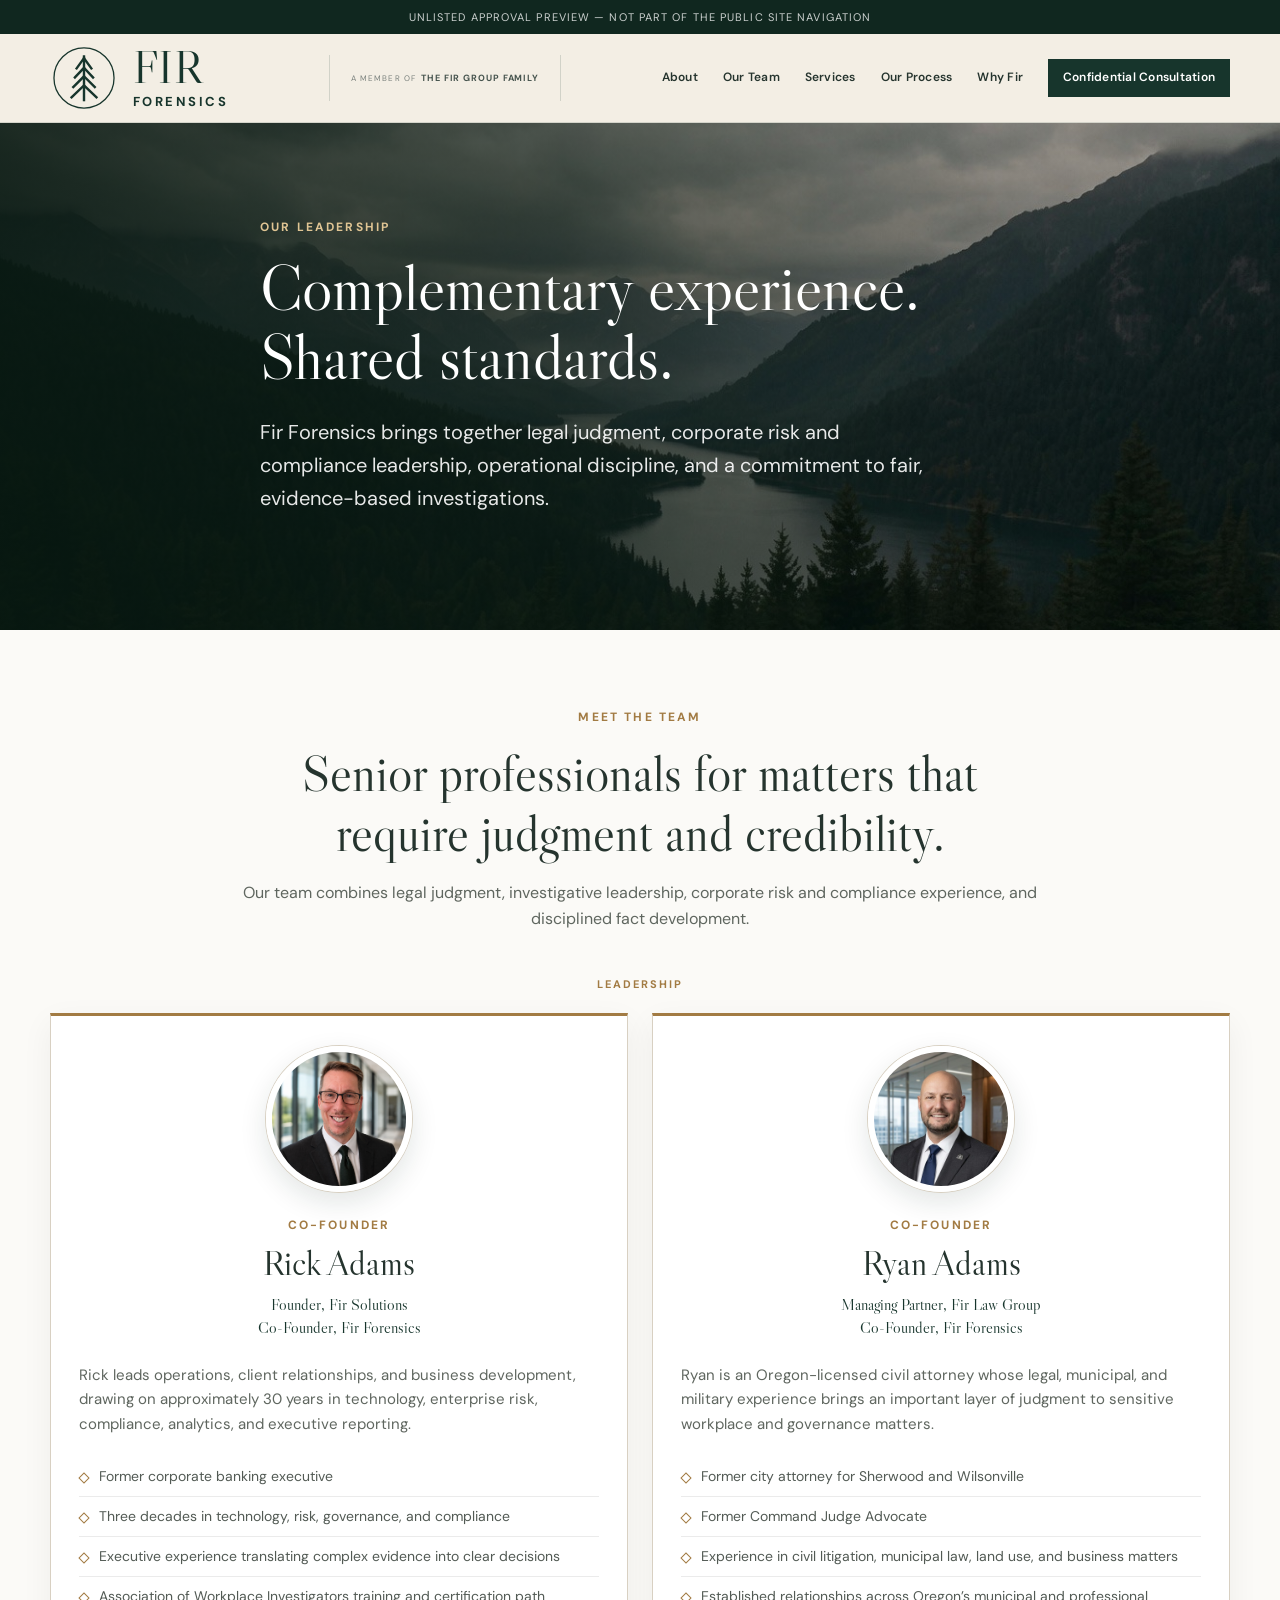
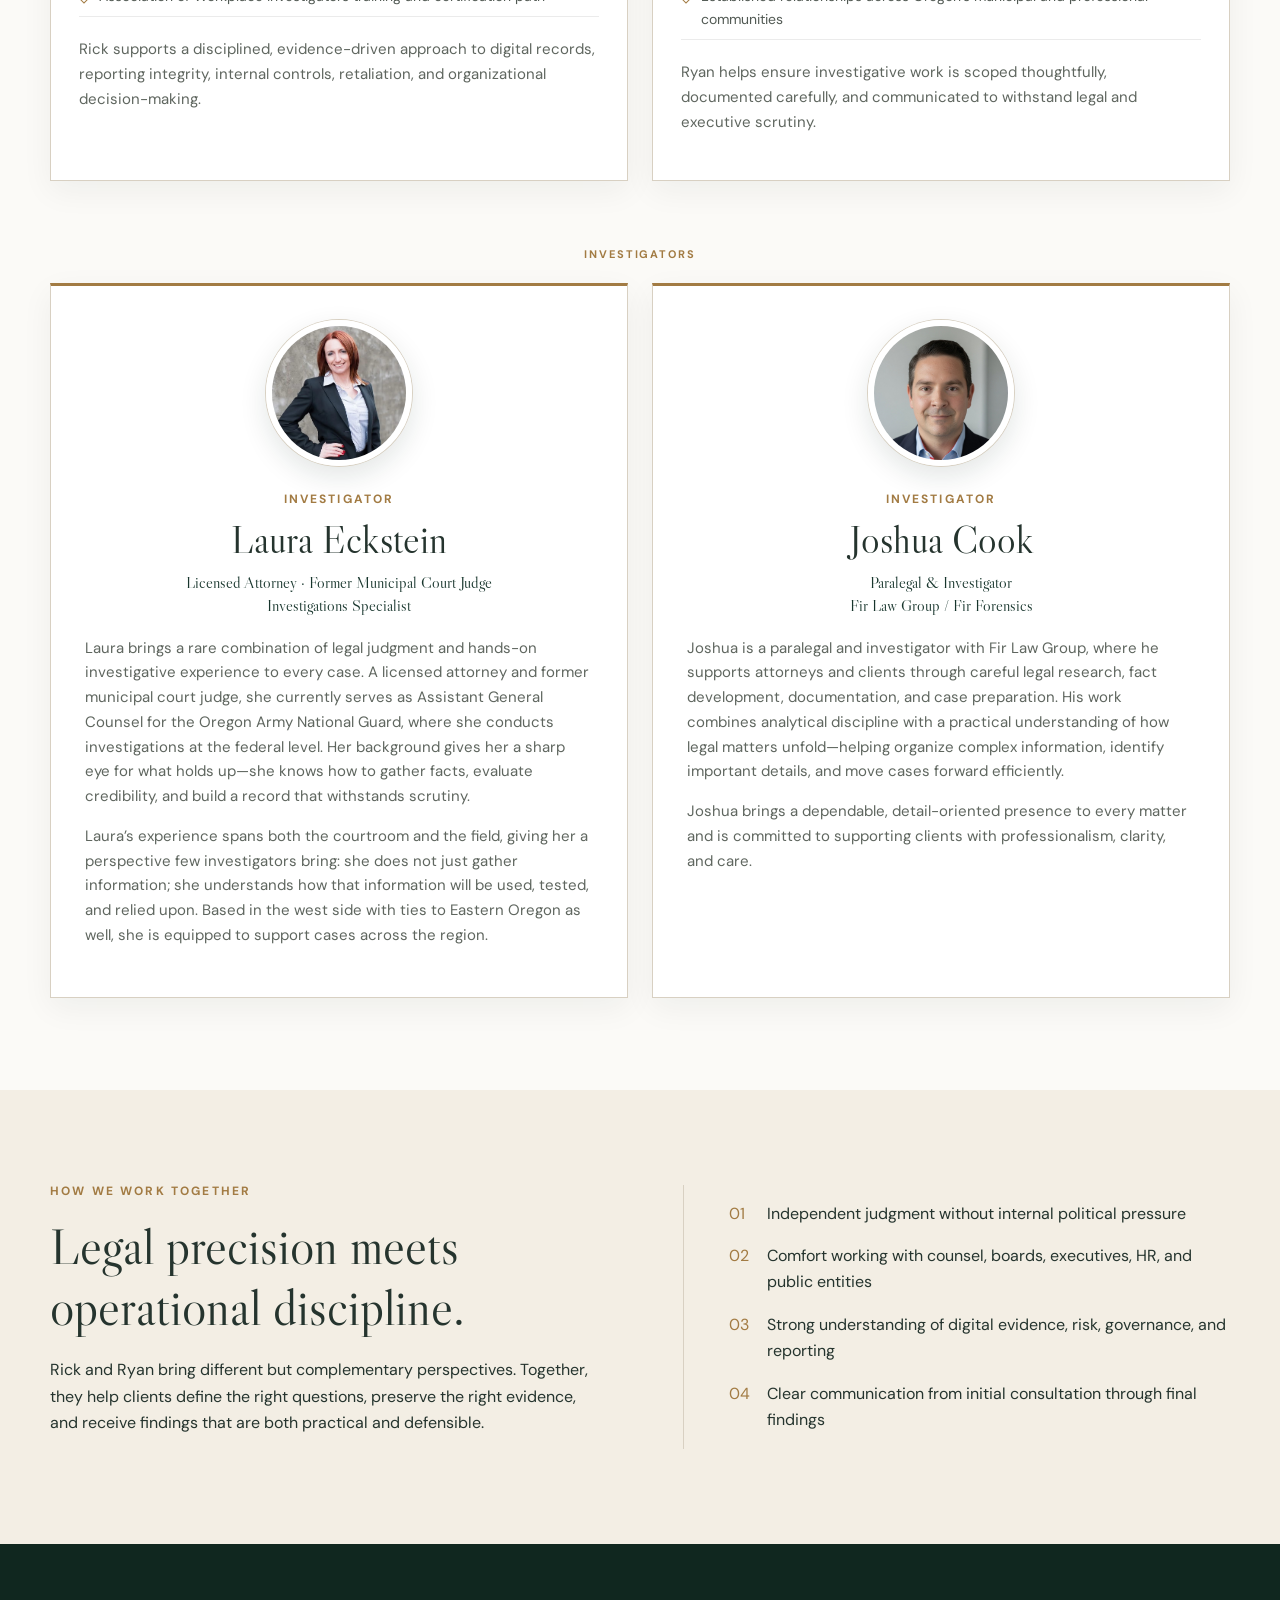
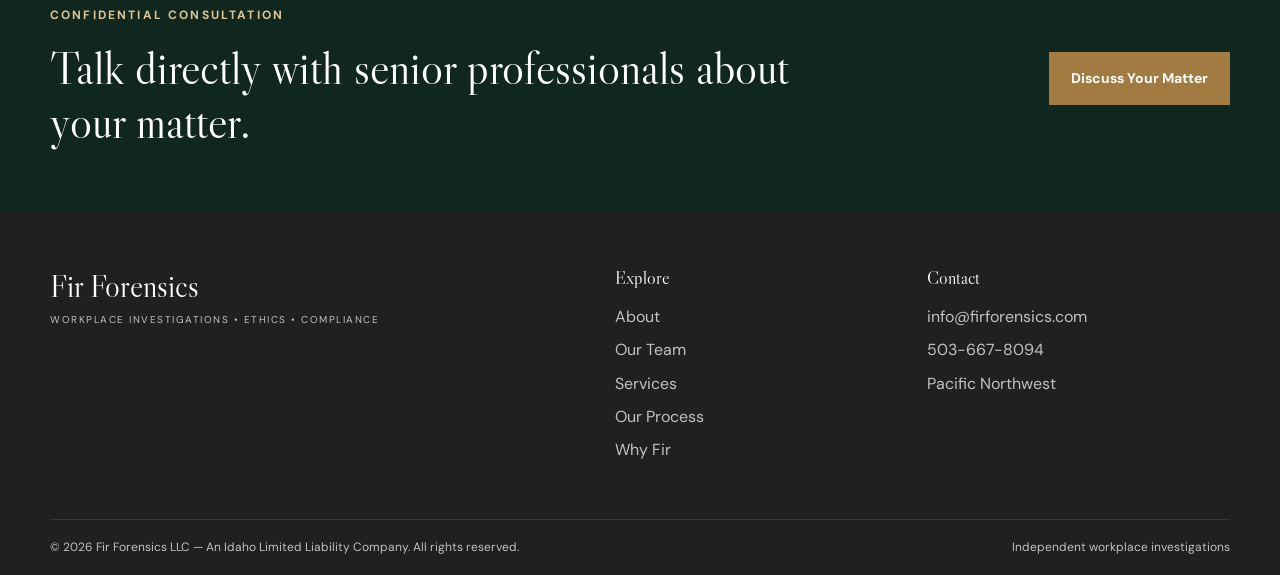
<file: team-approval.html>
<!doctype html><html lang="en"><head><link rel="icon" href="images/favicon.svg" type="image/svg+xml"><link rel="icon" href="images/favicon-32.png" sizes="32x32" type="image/png"><link rel="icon" href="images/favicon.ico" sizes="any"><link rel="apple-touch-icon" href="images/apple-touch-icon.png"><meta charset="utf-8"><meta name="viewport" content="width=device-width,initial-scale=1"><title>Team Preview | Fir Forensics</title><meta name="description" content="Private approval preview for the Fir Forensics leadership team."><meta name="robots" content="noindex, nofollow, noarchive"><meta name="googlebot" content="noindex, nofollow, noarchive"><meta name="theme-color" content="#17352c"><link rel="preconnect" href="https://fonts.googleapis.com"><link rel="preconnect" href="https://fonts.gstatic.com" crossorigin><link href="https://fonts.googleapis.com/css2?family=DM+Sans:wght@400;500;600;700&family=Libre+Caslon+Display&display=swap" rel="stylesheet"><link rel="stylesheet" href="css/styles.css?v=12684427"><link rel="stylesheet" href="css/header-refinement.css?v=1"><style>
.preview-notice{background:#10271f;color:rgba(255,255,255,.78);text-align:center;padding:8px 20px;font-size:11px;letter-spacing:.1em;text-transform:uppercase}
.approval-section{padding-top:78px}
.approval-heading{max-width:800px;margin:0 auto 42px;text-align:center}
.approval-heading h2{font:400 clamp(34px,4vw,52px)/1.18 var(--serif);margin:0 0 16px}
.approval-heading>p:last-child{color:var(--muted);font-size:16px}
.approval-tier-label{text-align:center;margin:0 0 20px;font-size:11px;letter-spacing:.18em;text-transform:uppercase;color:var(--gold);font-weight:700}
.leadership-grid,.investigator-grid{display:grid;gap:24px;align-items:stretch}
.leadership-grid{grid-template-columns:repeat(2,minmax(0,1fr));margin-bottom:64px}
.investigator-grid{grid-template-columns:repeat(2,minmax(0,1fr))}
.approval-card{background:#fff;border:1px solid var(--line);border-top:3px solid var(--gold);padding:30px 28px;height:100%;box-shadow:0 10px 30px rgba(16,39,31,.055)}
.approval-portrait,.approval-monogram{width:146px;height:146px;border-radius:50%;display:block;margin:0 auto 24px;border:6px solid #fff;box-shadow:0 0 0 1px var(--line),0 10px 28px rgba(16,39,31,.12)}
.approval-portrait{object-fit:cover;object-position:center top}
.approval-portrait.laura-portrait-crop{overflow:hidden}
.approval-portrait.laura-portrait-crop img{width:100%;height:100%;display:block;object-fit:cover;object-position:76% center;transform:scale(1.55)}
.approval-monogram{display:grid;place-items:center;background:linear-gradient(145deg,#17352c,#2b5145);color:#e2c99f;font:400 45px/1 var(--serif);letter-spacing:.04em}
.approval-card .eyebrow{text-align:center;margin-bottom:8px}
.approval-card h2{text-align:center;font:400 35px/1.12 var(--serif);margin:0 0 10px}
.approval-card .team-role{text-align:center;min-height:52px;margin:0 0 18px;font-size:16px;line-height:1.45}
.approval-card p:not(.eyebrow):not(.team-role){color:var(--muted);font-size:15px}
.approval-card ul{list-style:none;padding:0;margin:20px 0}
.approval-card li{position:relative;padding:8px 0 8px 20px;border-bottom:1px solid rgba(0,0,0,.08);font-size:14px;color:#525a54}
.approval-card li:before{content:"";position:absolute;left:1px;top:17px;width:6px;height:6px;border:1px solid var(--gold);transform:rotate(45deg)}
.investigator-grid .approval-card{padding:34px}
.investigator-grid .approval-card h2{font-size:39px}
.investigator-grid .approval-card .team-role{min-height:0}
@media(max-width:1000px){.leadership-grid{grid-template-columns:1fr}.investigator-grid{grid-template-columns:1fr 1fr}.approval-card{max-width:760px;margin:0 auto;width:100%}}
@media(max-width:760px){.approval-section{padding-top:60px}.investigator-grid{grid-template-columns:1fr}.leadership-grid{margin-bottom:48px}.approval-card{padding:26px 22px}.approval-portrait,.approval-monogram{width:132px;height:132px}}
</style></head><body data-page="team-preview"><a class="skip-link" href="#main">Skip to content</a>
<div class="preview-notice">Unlisted approval preview — not part of the public site navigation</div><header class="site-header">
  <div class="container header-top">
    <a class="brand" href="index.html" aria-label="Fir Forensics home">
      <span class="brand-mark" aria-hidden="true"></span>
      <span class="brand-textstack"><strong class="brand-name">FIR</strong><small class="brand-division">FORENSICS</small></span>
    </a>
    <a class="header-affiliation" href="https://firgroup.org" target="_blank" rel="noopener"><span>A member of</span><strong>The Fir Group Family</strong></a>
    <button class="nav-toggle" type="button" aria-label="Open navigation" aria-expanded="false"><span></span><span></span><span></span></button>
    <nav class="primary-nav" aria-label="Primary navigation">
      <a href="about.html" data-page="about">About</a>
      <a href="team.html" data-page="team">Our Team</a>
      <a href="services.html" data-page="services">Services</a>
      <a href="process.html" data-page="process">Our Process</a>
      <a href="why-fir.html" data-page="why">Why Fir</a>
      <a class="nav-cta" href="contact.html" data-page="contact">Confidential Consultation</a>
    </nav>
  </div>
</header>
<main id="main"><section class="subhero team-hero"><div class="hero-shade"></div><div class="container subhero-content reveal"><p class="eyebrow light">Our leadership</p><h1>Complementary experience. Shared standards.</h1><p>Fir Forensics brings together legal judgment, corporate risk and compliance leadership, operational discipline, and a commitment to fair, evidence-based investigations.</p></div></section>
<section class="section approval-section"><div class="container">
  <div class="approval-heading">
    <p class="eyebrow">Meet the team</p>
    <h2>Senior professionals for matters that require judgment and credibility.</h2>
    <p>Our team combines legal judgment, investigative leadership, corporate risk and compliance experience, and disciplined fact development.</p>
  </div>

  <p class="approval-tier-label">Leadership</p>
  <div class="leadership-grid">
    <article class="approval-card reveal">
      <img class="approval-portrait" src="images/rick-adams-approval.jpg" alt="Rick Adams">
      <p class="eyebrow">Co-Founder</p>
      <h2>Rick Adams</h2>
      <p class="team-role"><strong>Founder, Fir Solutions</strong><br><strong>Co-Founder, Fir Forensics</strong></p>
      <p>Rick leads operations, client relationships, and business development, drawing on approximately 30 years in technology, enterprise risk, compliance, analytics, and executive reporting.</p>
      <ul>
        <li>Former corporate banking executive</li>
        <li>Three decades in technology, risk, governance, and compliance</li>
        <li>Executive experience translating complex evidence into clear decisions</li>
        <li>Association of Workplace Investigators training and certification path</li>
      </ul>
      <p>Rick supports a disciplined, evidence-driven approach to digital records, reporting integrity, internal controls, retaliation, and organizational decision-making.</p>
    </article>

    <article class="approval-card reveal">
      <img class="approval-portrait" src="images/ryan-adams.jpg" alt="Ryan Adams">
      <p class="eyebrow">Co-Founder</p>
      <h2>Ryan Adams</h2>
      <p class="team-role"><strong>Managing Partner, Fir Law Group</strong><br><strong>Co-Founder, Fir Forensics</strong></p>
      <p>Ryan is an Oregon-licensed civil attorney whose legal, municipal, and military experience brings an important layer of judgment to sensitive workplace and governance matters.</p>
      <ul>
        <li>Former city attorney for Sherwood and Wilsonville</li>
        <li>Former Command Judge Advocate</li>
        <li>Experience in civil litigation, municipal law, land use, and business matters</li>
        <li>Established relationships across Oregon’s municipal and professional communities</li>
      </ul>
      <p>Ryan helps ensure investigative work is scoped thoughtfully, documented carefully, and communicated to withstand legal and executive scrutiny.</p>
    </article>
  </div>

  <p class="approval-tier-label">Investigators</p>
  <div class="investigator-grid">
    <article class="approval-card reveal">
      <span class="approval-portrait laura-portrait-crop"><img src="images/laura-eckstein.jpg" alt="Laura Eckstein"></span>
      <p class="eyebrow">Investigator</p>
      <h2>Laura Eckstein</h2>
      <p class="team-role"><strong>Licensed Attorney · Former Municipal Court Judge</strong><br><strong>Investigations Specialist</strong></p>
      <p>Laura brings a rare combination of legal judgment and hands-on investigative experience to every case. A licensed attorney and former municipal court judge, she currently serves as Assistant General Counsel for the Oregon Army National Guard, where she conducts investigations at the federal level. Her background gives her a sharp eye for what holds up—she knows how to gather facts, evaluate credibility, and build a record that withstands scrutiny.</p>
      <p>Laura’s experience spans both the courtroom and the field, giving her a perspective few investigators bring: she does not just gather information; she understands how that information will be used, tested, and relied upon. Based in the west side with ties to Eastern Oregon as well, she is equipped to support cases across the region.</p>
    </article>

    <article class="approval-card reveal">
      <img class="approval-portrait" src="images/josh-cook.jpg" alt="Joshua Cook">
      <p class="eyebrow">Investigator</p>
      <h2>Joshua Cook</h2>
      <p class="team-role"><strong>Paralegal &amp; Investigator</strong><br><strong>Fir Law Group / Fir Forensics</strong></p>
      <p>Joshua is a paralegal and investigator with Fir Law Group, where he supports attorneys and clients through careful legal research, fact development, documentation, and case preparation. His work combines analytical discipline with a practical understanding of how legal matters unfold—helping organize complex information, identify important details, and move cases forward efficiently.</p>
      <p>Joshua brings a dependable, detail-oriented presence to every matter and is committed to supporting clients with professionalism, clarity, and care.</p>
    </article>
  </div>
</div></section>
<section class="section cream"><div class="container who-grid"><div><p class="eyebrow">How we work together</p><h2>Legal precision meets operational discipline.</h2><p>Rick and Ryan bring different but complementary perspectives. Together, they help clients define the right questions, preserve the right evidence, and receive findings that are both practical and defensible.</p></div><div class="audience-list"><p><span>01</span>Independent judgment without internal political pressure</p><p><span>02</span>Comfort working with counsel, boards, executives, HR, and public entities</p><p><span>03</span>Strong understanding of digital evidence, risk, governance, and reporting</p><p><span>04</span>Clear communication from initial consultation through final findings</p></div></div></section></main>
<section class="final-cta"><div class="container final-cta-inner"><div><p class="eyebrow light">Confidential consultation</p><h2>Talk directly with senior professionals about your matter.</h2></div><a class="button button-gold" href="mailto:info@firforensics.com?subject=Confidential%20Consultation%20Request&body=Please%20share%20a%20brief%20description%20of%20the%20matter%2C%20your%20organization%2C%20general%20timing%2C%20and%20the%20best%20way%20to%20reach%20you.%0A%0A%28No%20need%20to%20include%20sensitive%20names%20or%20detailed%20allegations%20at%20this%20stage.%29">Discuss Your Matter</a></div></section>
<footer class="site-footer"><div class="container footer-main"><a class="footer-brand" href="index.html"><strong>Fir Forensics</strong><span>Workplace Investigations • Ethics • Compliance</span></a><div><h3>Explore</h3><a href="about.html">About</a><a href="team.html">Our Team</a><a href="services.html">Services</a><a href="process.html">Our Process</a><a href="why-fir.html">Why Fir</a></div><div><h3>Contact</h3><a href="mailto:info@firforensics.com">info@firforensics.com</a><a href="tel:+15036678094">503-667-8094</a><span>Pacific Northwest</span></div></div><div class="container footer-bottom"><span>© <span id="year"></span> Fir Forensics LLC — An Idaho Limited Liability Company. All rights reserved.</span><span>Independent workplace investigations</span></div></footer><script src="js/script.js"></script></body></html>
</file>
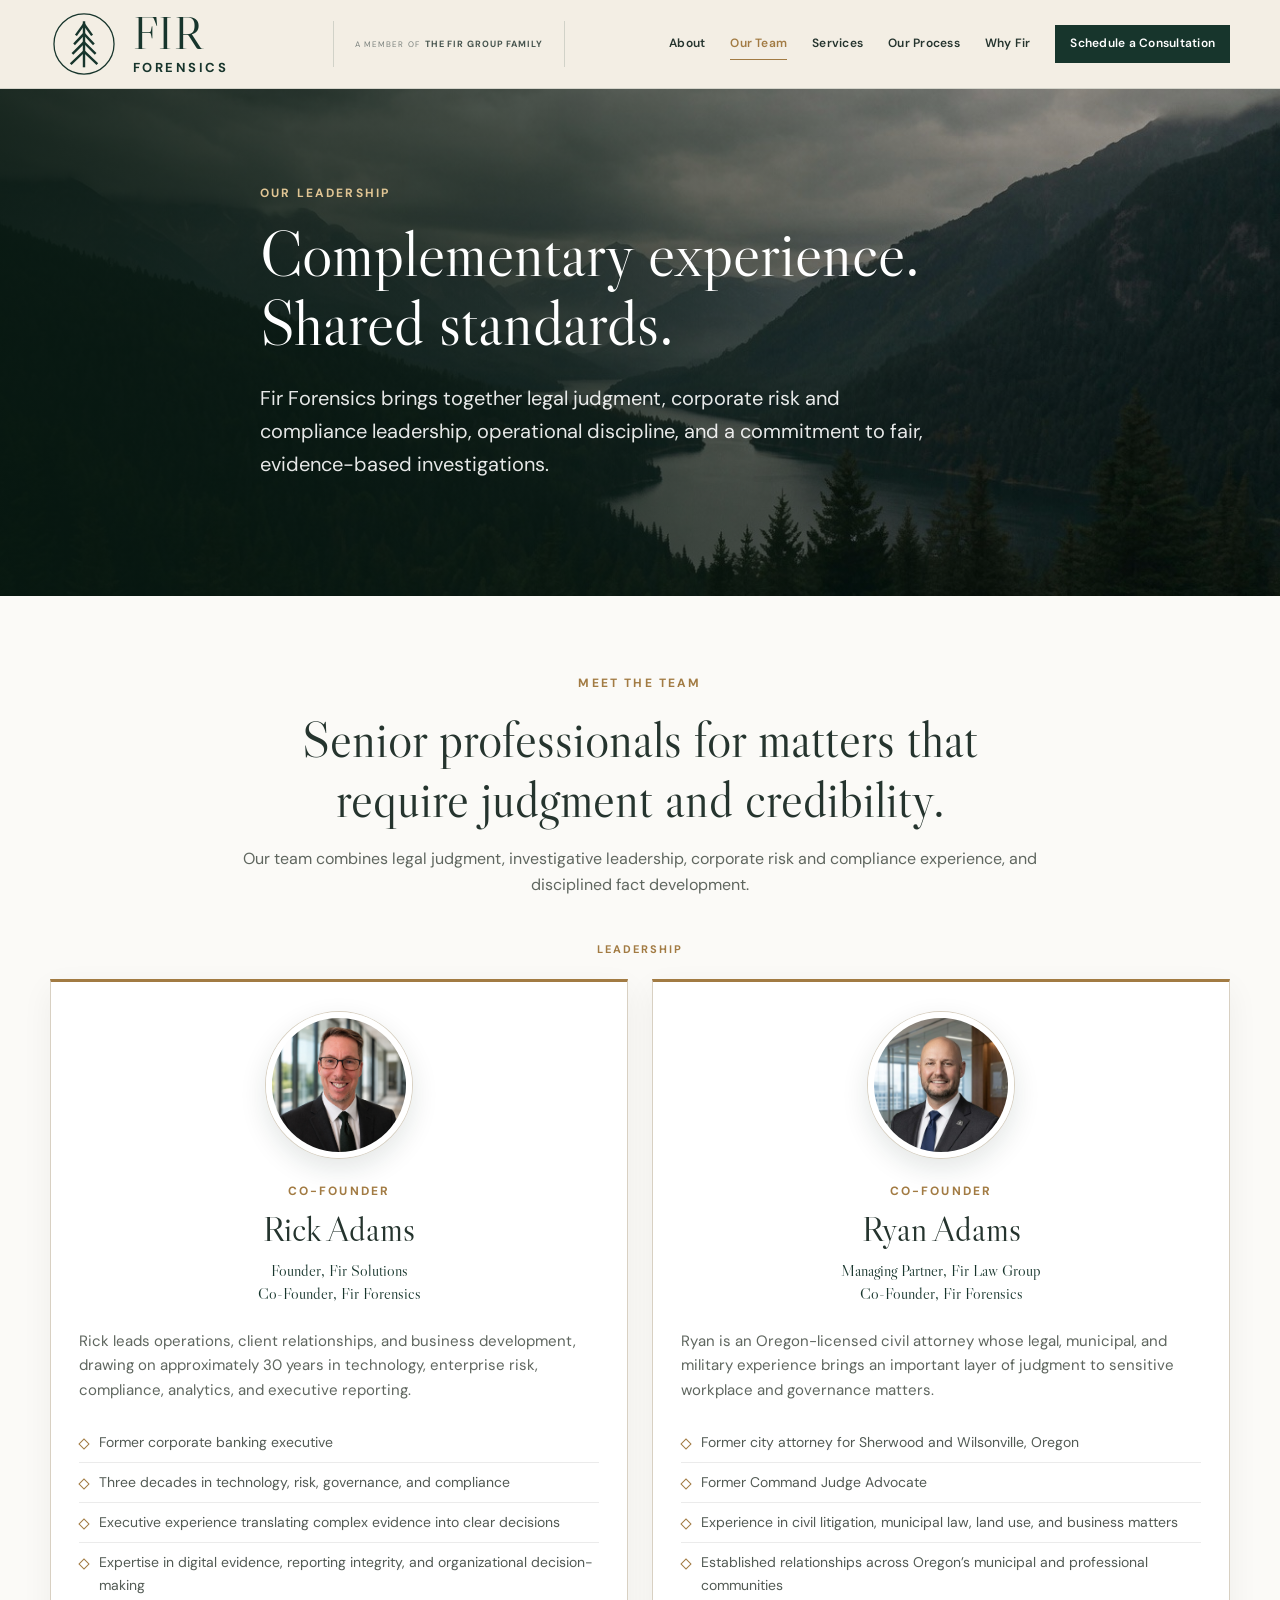
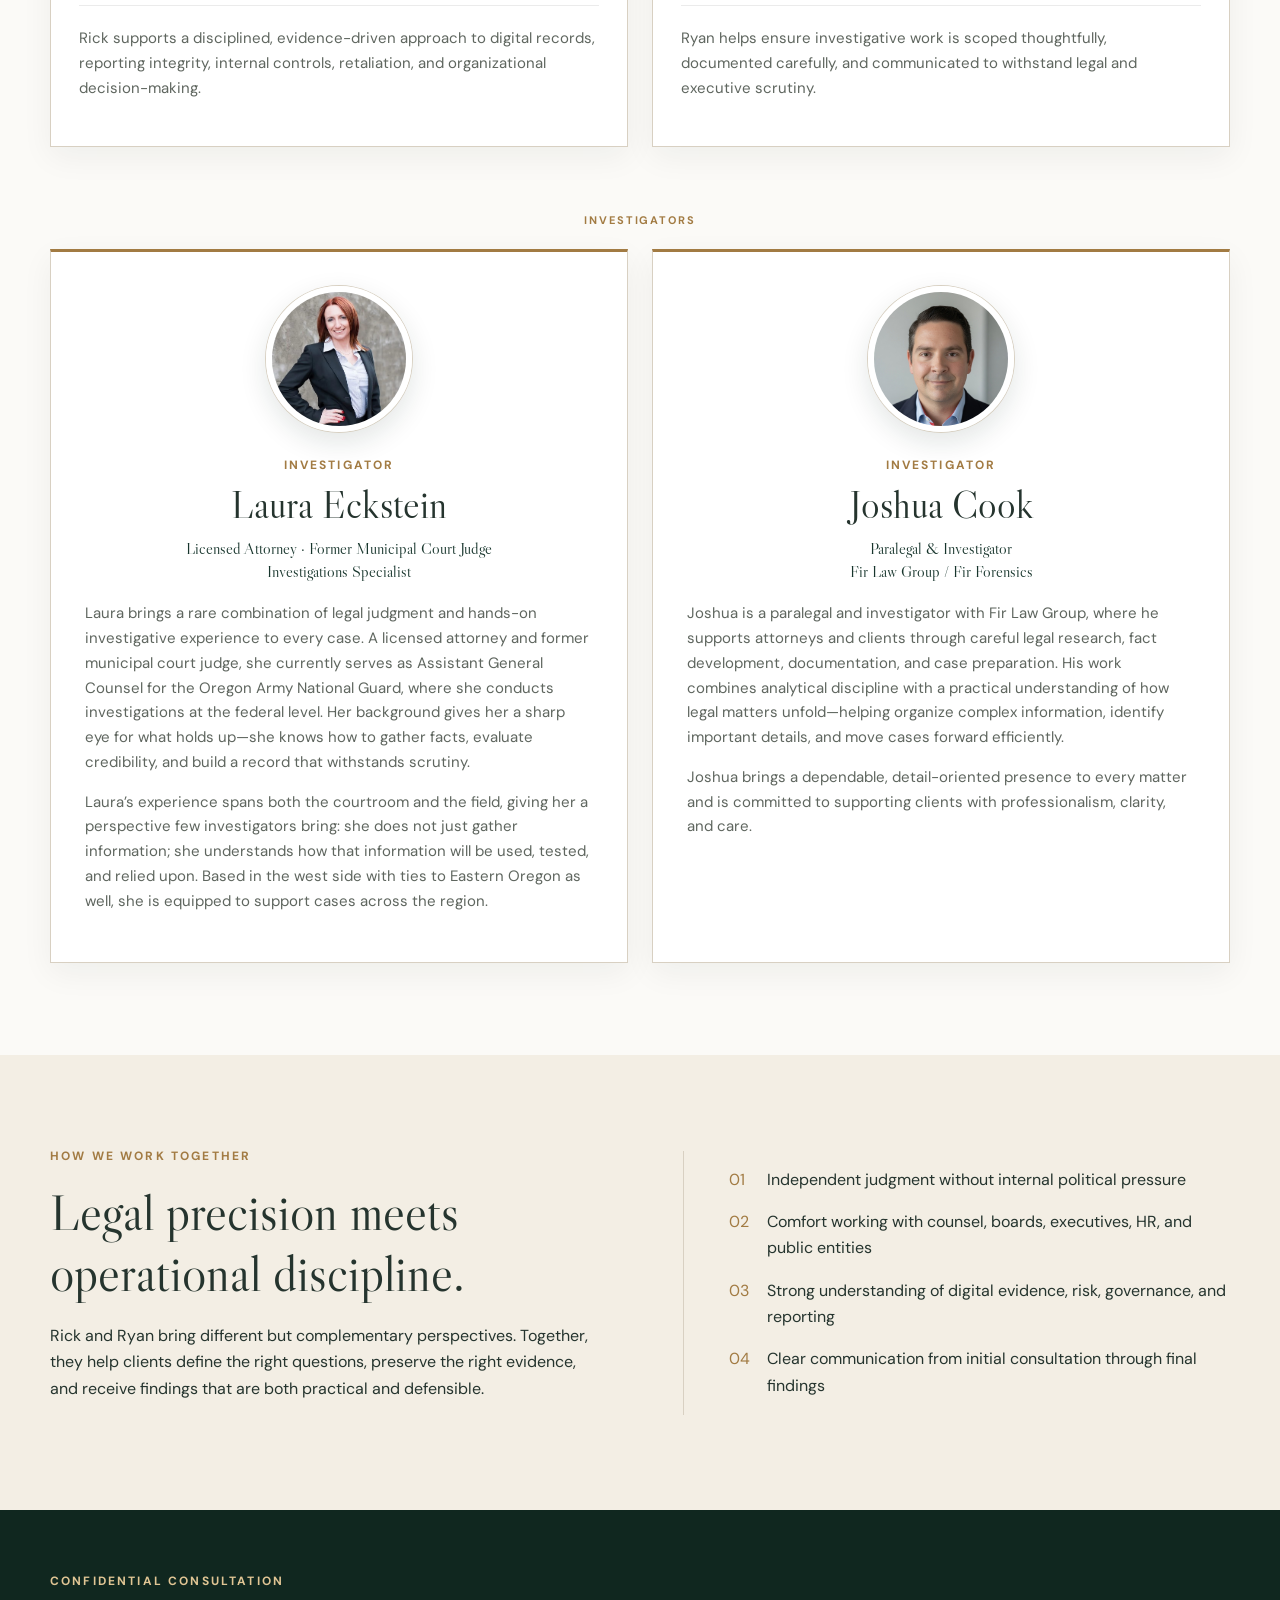
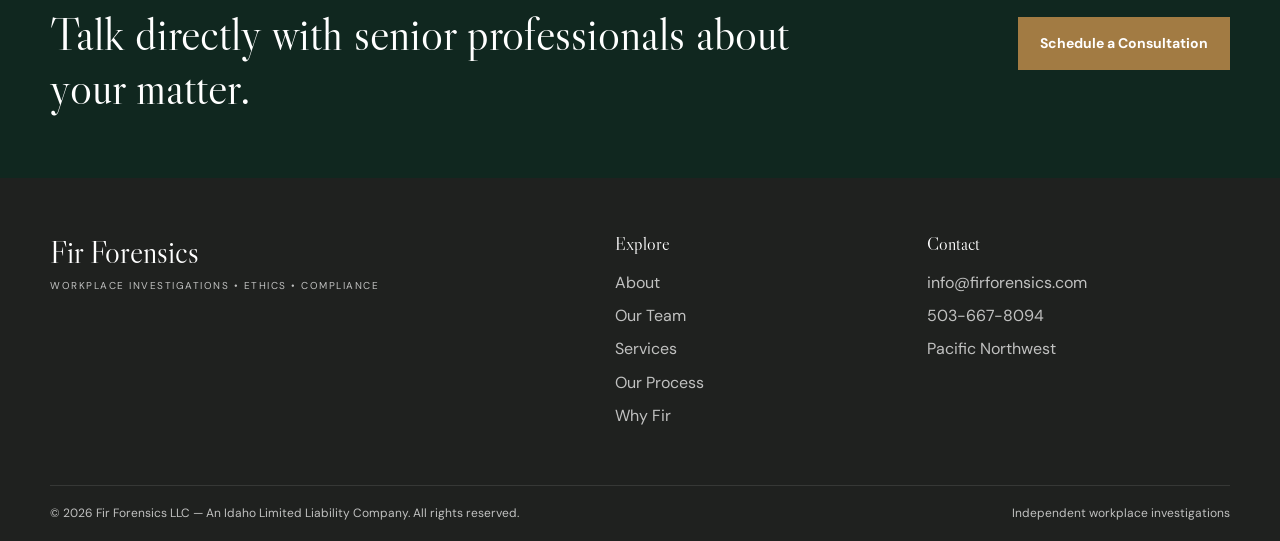
<file: team.html>
<!doctype html><html lang="en"><head><link rel="icon" href="images/favicon.svg" type="image/svg+xml"><link rel="icon" href="images/favicon-32.png" sizes="32x32" type="image/png"><link rel="icon" href="images/favicon.ico" sizes="any"><link rel="apple-touch-icon" href="images/apple-touch-icon.png"><meta charset="utf-8"><meta name="viewport" content="width=device-width,initial-scale=1"><title>Our Team | Fir Forensics</title><meta name="description" content="Meet the leadership and investigative professionals behind Fir Forensics."><meta name="theme-color" content="#17352c"><link rel="preconnect" href="https://fonts.googleapis.com"><link rel="preconnect" href="https://fonts.gstatic.com" crossorigin><link href="https://fonts.googleapis.com/css2?family=DM+Sans:wght@400;500;600;700&family=Libre+Caslon+Display&display=swap" rel="stylesheet"><link rel="stylesheet" href="css/styles.css?v=12684427"><link rel="stylesheet" href="css/header-refinement.css?v=1"><style>
.approval-section{padding-top:78px}
.approval-heading{max-width:800px;margin:0 auto 42px;text-align:center}
.approval-heading h2{font:400 clamp(34px,4vw,52px)/1.18 var(--serif);margin:0 0 16px}
.approval-heading>p:last-child{color:var(--muted);font-size:16px}
.approval-tier-label{text-align:center;margin:0 0 20px;font-size:11px;letter-spacing:.18em;text-transform:uppercase;color:var(--gold);font-weight:700}
.leadership-grid,.investigator-grid{display:grid;gap:24px;align-items:stretch}
.leadership-grid{grid-template-columns:repeat(2,minmax(0,1fr));margin-bottom:64px}
.investigator-grid{grid-template-columns:repeat(2,minmax(0,1fr))}
.approval-card{background:#fff;border:1px solid var(--line);border-top:3px solid var(--gold);padding:30px 28px;height:100%;box-shadow:0 10px 30px rgba(16,39,31,.055)}
.approval-portrait,.approval-monogram{width:146px;height:146px;border-radius:50%;display:block;margin:0 auto 24px;border:6px solid #fff;box-shadow:0 0 0 1px var(--line),0 10px 28px rgba(16,39,31,.12)}
.approval-portrait{object-fit:cover;object-position:center top}
.approval-portrait.laura-portrait-crop{overflow:hidden}
.approval-portrait.laura-portrait-crop img{width:100%;height:100%;display:block;object-fit:cover;object-position:76% center;transform:scale(1.55)}
.approval-monogram{display:grid;place-items:center;background:linear-gradient(145deg,#17352c,#2b5145);color:#e2c99f;font:400 45px/1 var(--serif);letter-spacing:.04em}
.approval-card .eyebrow{text-align:center;margin-bottom:8px}
.approval-card h2{text-align:center;font:400 35px/1.12 var(--serif);margin:0 0 10px}
.approval-card .team-role{text-align:center;min-height:52px;margin:0 0 18px;font-size:16px;line-height:1.45}
.approval-card p:not(.eyebrow):not(.team-role){color:var(--muted);font-size:15px}
.approval-card ul{list-style:none;padding:0;margin:20px 0}
.approval-card li{position:relative;padding:8px 0 8px 20px;border-bottom:1px solid rgba(0,0,0,.08);font-size:14px;color:#525a54}
.approval-card li:before{content:"";position:absolute;left:1px;top:17px;width:6px;height:6px;border:1px solid var(--gold);transform:rotate(45deg)}
.investigator-grid .approval-card{padding:34px}
.investigator-grid .approval-card h2{font-size:39px}
.investigator-grid .approval-card .team-role{min-height:0}
@media(max-width:1000px){.leadership-grid{grid-template-columns:1fr}.investigator-grid{grid-template-columns:1fr 1fr}.approval-card{max-width:760px;margin:0 auto;width:100%}}
@media(max-width:760px){.approval-section{padding-top:60px}.investigator-grid{grid-template-columns:1fr}.leadership-grid{margin-bottom:48px}.approval-card{padding:26px 22px}.approval-portrait,.approval-monogram{width:132px;height:132px}}
</style></head><body data-page="team"><a class="skip-link" href="#main">Skip to content</a>
<header class="site-header">
  <div class="container header-top">
    <a class="brand" href="index.html" aria-label="Fir Forensics home">
      <span class="brand-mark" aria-hidden="true"></span>
      <span class="brand-textstack"><strong class="brand-name">FIR</strong><small class="brand-division">FORENSICS</small></span>
    </a>
    <a class="header-affiliation" href="https://firgroup.org" target="_blank" rel="noopener"><span>A member of</span><strong>The Fir Group Family</strong></a>
    <button class="nav-toggle" type="button" aria-label="Open navigation" aria-expanded="false"><span></span><span></span><span></span></button>
    <nav class="primary-nav" aria-label="Primary navigation">
      <a href="about.html" data-page="about">About</a>
      <a href="team.html" data-page="team">Our Team</a>
      <a href="services.html" data-page="services">Services</a>
      <a href="process.html" data-page="process">Our Process</a>
      <a href="why-fir.html" data-page="why">Why Fir</a>
      <a class="nav-cta" href="https://calendar.app.google/bgcQuGn9PpD5C9JCA" target="_blank" rel="noopener">Schedule a Consultation</a>
    </nav>
  </div>
</header>
<main id="main"><section class="subhero team-hero"><div class="hero-shade"></div><div class="container subhero-content reveal"><p class="eyebrow light">Our leadership</p><h1>Complementary experience. Shared standards.</h1><p>Fir Forensics brings together legal judgment, corporate risk and compliance leadership, operational discipline, and a commitment to fair, evidence-based investigations.</p></div></section>
<section class="section approval-section"><div class="container">
  <div class="approval-heading">
    <p class="eyebrow">Meet the team</p>
    <h2>Senior professionals for matters that require judgment and credibility.</h2>
    <p>Our team combines legal judgment, investigative leadership, corporate risk and compliance experience, and disciplined fact development.</p>
  </div>

  <p class="approval-tier-label">Leadership</p>
  <div class="leadership-grid">
    <article class="approval-card reveal">
      <img class="approval-portrait" src="images/rick-adams-approval.jpg" alt="Rick Adams">
      <p class="eyebrow">Co-Founder</p>
      <h2>Rick Adams</h2>
      <p class="team-role"><strong>Founder, Fir Solutions</strong><br><strong>Co-Founder, Fir Forensics</strong></p>
      <p>Rick leads operations, client relationships, and business development, drawing on approximately 30 years in technology, enterprise risk, compliance, analytics, and executive reporting.</p>
      <ul>
        <li>Former corporate banking executive</li>
        <li>Three decades in technology, risk, governance, and compliance</li>
        <li>Executive experience translating complex evidence into clear decisions</li>
        <li>Expertise in digital evidence, reporting integrity, and organizational decision-making</li>
      </ul>
      <p>Rick supports a disciplined, evidence-driven approach to digital records, reporting integrity, internal controls, retaliation, and organizational decision-making.</p>
    </article>

    <article class="approval-card reveal">
      <img class="approval-portrait" src="images/ryan-adams.jpg" alt="Ryan Adams">
      <p class="eyebrow">Co-Founder</p>
      <h2>Ryan Adams</h2>
      <p class="team-role"><strong>Managing Partner, Fir Law Group</strong><br><strong>Co-Founder, Fir Forensics</strong></p>
      <p>Ryan is an Oregon-licensed civil attorney whose legal, municipal, and military experience brings an important layer of judgment to sensitive workplace and governance matters.</p>
      <ul>
        <li>Former city attorney for Sherwood and Wilsonville, Oregon</li>
        <li>Former Command Judge Advocate</li>
        <li>Experience in civil litigation, municipal law, land use, and business matters</li>
        <li>Established relationships across Oregon’s municipal and professional communities</li>
      </ul>
      <p>Ryan helps ensure investigative work is scoped thoughtfully, documented carefully, and communicated to withstand legal and executive scrutiny.</p>
    </article>
  </div>

  <p class="approval-tier-label">Investigators</p>
  <div class="investigator-grid">
    <article class="approval-card reveal">
      <span class="approval-portrait laura-portrait-crop"><img src="images/laura-eckstein.jpg" alt="Laura Eckstein"></span>
      <p class="eyebrow">Investigator</p>
      <h2>Laura Eckstein</h2>
      <p class="team-role"><strong>Licensed Attorney · Former Municipal Court Judge</strong><br><strong>Investigations Specialist</strong></p>
      <p>Laura brings a rare combination of legal judgment and hands-on investigative experience to every case. A licensed attorney and former municipal court judge, she currently serves as Assistant General Counsel for the Oregon Army National Guard, where she conducts investigations at the federal level. Her background gives her a sharp eye for what holds up—she knows how to gather facts, evaluate credibility, and build a record that withstands scrutiny.</p>
      <p>Laura’s experience spans both the courtroom and the field, giving her a perspective few investigators bring: she does not just gather information; she understands how that information will be used, tested, and relied upon. Based in the west side with ties to Eastern Oregon as well, she is equipped to support cases across the region.</p>
    </article>

    <article class="approval-card reveal">
      <img class="approval-portrait" src="images/josh-cook.jpg" alt="Joshua Cook">
      <p class="eyebrow">Investigator</p>
      <h2>Joshua Cook</h2>
      <p class="team-role"><strong>Paralegal &amp; Investigator</strong><br><strong>Fir Law Group / Fir Forensics</strong></p>
      <p>Joshua is a paralegal and investigator with Fir Law Group, where he supports attorneys and clients through careful legal research, fact development, documentation, and case preparation. His work combines analytical discipline with a practical understanding of how legal matters unfold—helping organize complex information, identify important details, and move cases forward efficiently.</p>
      <p>Joshua brings a dependable, detail-oriented presence to every matter and is committed to supporting clients with professionalism, clarity, and care.</p>
    </article>
  </div>
</div></section>
<section class="section cream"><div class="container who-grid"><div><p class="eyebrow">How we work together</p><h2>Legal precision meets operational discipline.</h2><p>Rick and Ryan bring different but complementary perspectives. Together, they help clients define the right questions, preserve the right evidence, and receive findings that are both practical and defensible.</p></div><div class="audience-list"><p><span>01</span>Independent judgment without internal political pressure</p><p><span>02</span>Comfort working with counsel, boards, executives, HR, and public entities</p><p><span>03</span>Strong understanding of digital evidence, risk, governance, and reporting</p><p><span>04</span>Clear communication from initial consultation through final findings</p></div></div></section></main>
<section class="final-cta"><div class="container final-cta-inner"><div><p class="eyebrow light">Confidential consultation</p><h2>Talk directly with senior professionals about your matter.</h2></div><a class="button button-gold" href="https://calendar.app.google/bgcQuGn9PpD5C9JCA" target="_blank" rel="noopener">Schedule a Consultation</a></div></section>
<footer class="site-footer"><div class="container footer-main"><a class="footer-brand" href="index.html"><strong>Fir Forensics</strong><span>Workplace Investigations • Ethics • Compliance</span></a><div><h3>Explore</h3><a href="about.html">About</a><a href="team.html">Our Team</a><a href="services.html">Services</a><a href="process.html">Our Process</a><a href="why-fir.html">Why Fir</a></div><div><h3>Contact</h3><a href="mailto:info@firforensics.com">info@firforensics.com</a><a href="tel:+15036678094">503-667-8094</a><span>Pacific Northwest</span></div></div><div class="container footer-bottom"><span>© <span id="year"></span> Fir Forensics LLC — An Idaho Limited Liability Company. All rights reserved.</span><span>Independent workplace investigations</span></div></footer><script src="js/script.js"></script></body></html>
</file>
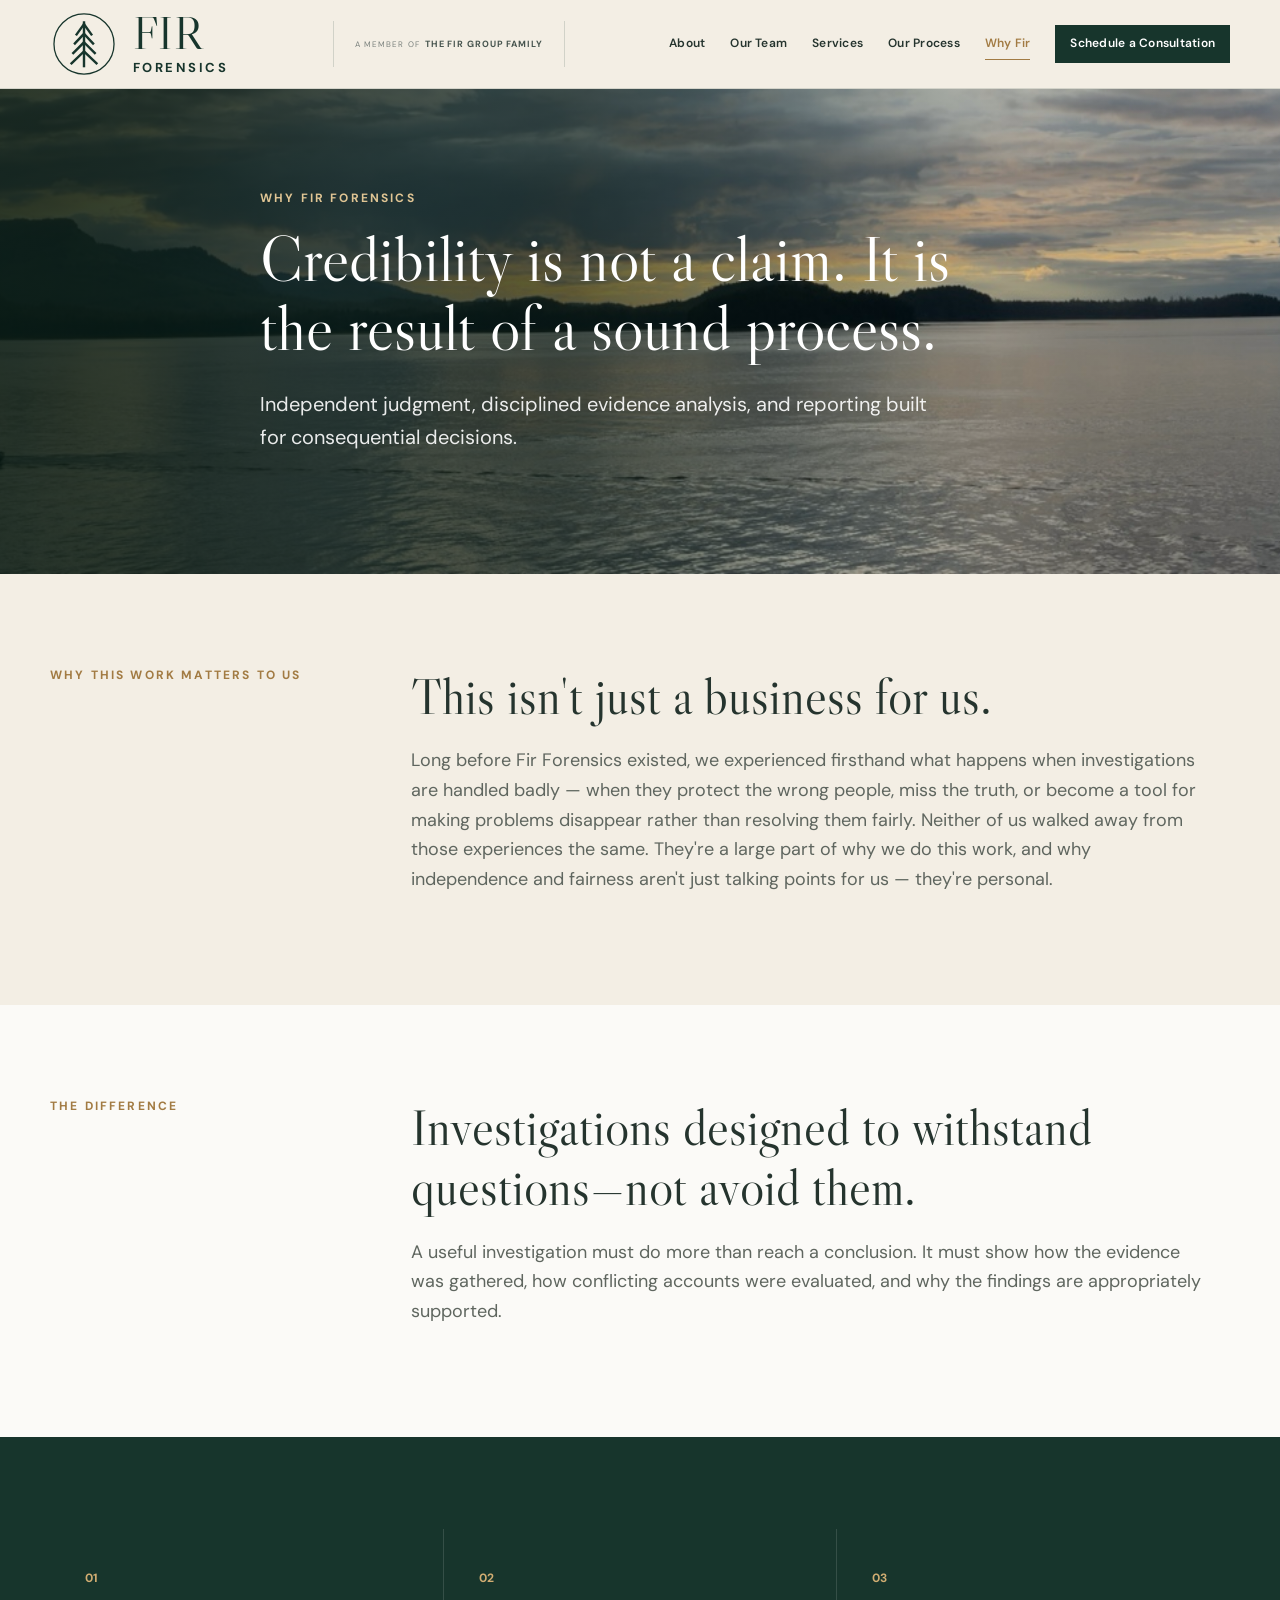
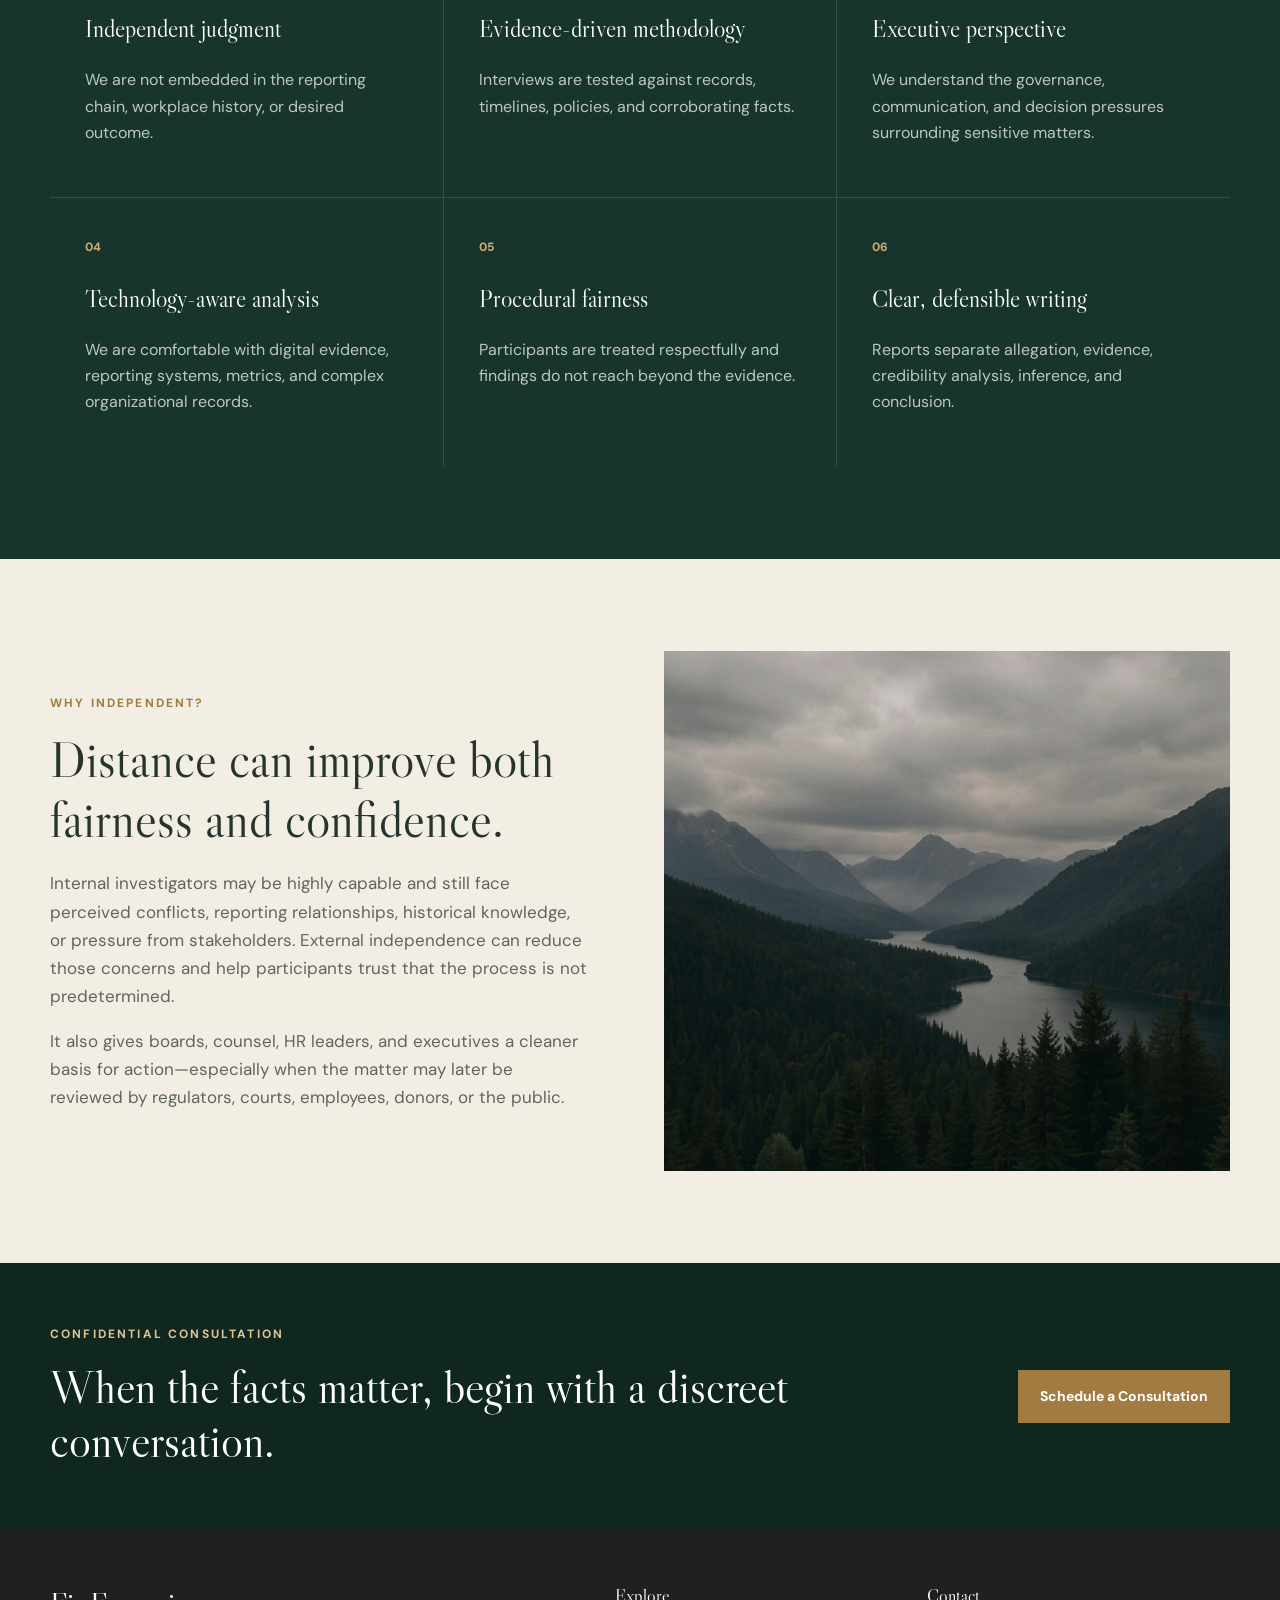
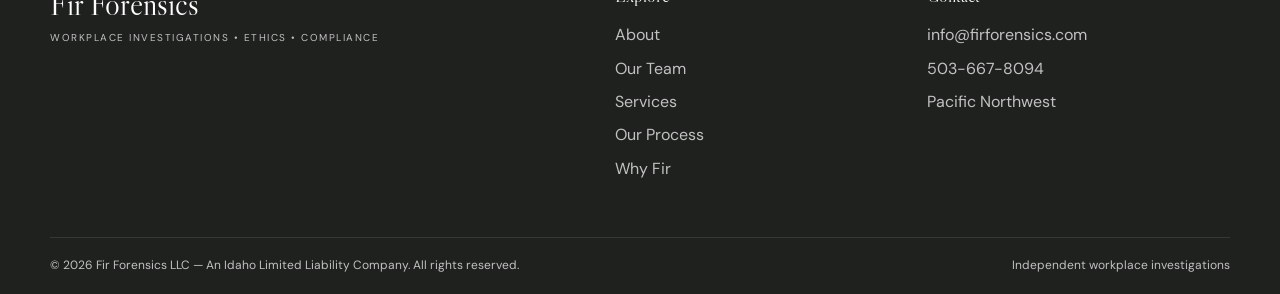
<file: why-fir.html>
<!doctype html><html lang="en"><head><link rel="icon" href="images/favicon.svg" type="image/svg+xml"><link rel="icon" href="images/favicon-32.png" sizes="32x32" type="image/png"><link rel="icon" href="images/favicon.ico" sizes="any"><link rel="apple-touch-icon" href="images/apple-touch-icon.png"><meta charset="utf-8"><meta name="viewport" content="width=device-width,initial-scale=1"><title>Why Fir Forensics</title><meta name="description" content="Independent judgment, evidence-driven analysis, executive perspective, and defensible reporting."><meta name="theme-color" content="#17352c"><link rel="preconnect" href="https://fonts.googleapis.com"><link rel="preconnect" href="https://fonts.gstatic.com" crossorigin><link href="https://fonts.googleapis.com/css2?family=DM+Sans:wght@400;500;600;700&family=Libre+Caslon+Display&display=swap" rel="stylesheet"><link rel="stylesheet" href="css/styles.css?v=12684427"><link rel="stylesheet" href="css/header-refinement.css?v=1"></head><body data-page="why"><a class="skip-link" href="#main">Skip to content</a>
<header class="site-header">
  <div class="container header-top">
    <a class="brand" href="index.html" aria-label="Fir Forensics home">
      <span class="brand-mark" aria-hidden="true"></span>
      <span class="brand-textstack"><strong class="brand-name">FIR</strong><small class="brand-division">FORENSICS</small></span>
    </a>
    <a class="header-affiliation" href="https://firgroup.org" target="_blank" rel="noopener"><span>A member of</span><strong>The Fir Group Family</strong></a>
    <button class="nav-toggle" type="button" aria-label="Open navigation" aria-expanded="false"><span></span><span></span><span></span></button>
    <nav class="primary-nav" aria-label="Primary navigation">
      <a href="about.html" data-page="about">About</a>
      <a href="team.html" data-page="team">Our Team</a>
      <a href="services.html" data-page="services">Services</a>
      <a href="process.html" data-page="process">Our Process</a>
      <a href="why-fir.html" data-page="why">Why Fir</a>
      <a class="nav-cta" href="https://calendar.app.google/bgcQuGn9PpD5C9JCA" target="_blank" rel="noopener">Schedule a Consultation</a>
    </nav>
  </div>
</header><main id="main">
<section class="subhero why-hero"><div class="hero-shade"></div><div class="container subhero-content"><p class="eyebrow light">Why Fir Forensics</p><h1>Credibility is not a claim. It is the result of a sound process.</h1><p>Independent judgment, disciplined evidence analysis, and reporting built for consequential decisions.</p></div></section>
<section class="section cream"><div class="container split-heading"><p class="eyebrow">Why This Work Matters To Us</p><div><h2>This isn't just a business for us.</h2><p>Long before Fir Forensics existed, we experienced firsthand what happens when investigations are handled badly &mdash; when they protect the wrong people, miss the truth, or become a tool for making problems disappear rather than resolving them fairly. Neither of us walked away from those experiences the same. They're a large part of why we do this work, and why independence and fairness aren't just talking points for us &mdash; they're personal.</p></div></div></section><section class="section"><div class="container split-heading"><p class="eyebrow">The difference</p><div><h2>Investigations designed to withstand questions—not avoid them.</h2><p>A useful investigation must do more than reach a conclusion. It must show how the evidence was gathered, how conflicting accounts were evaluated, and why the findings are appropriately supported.</p></div></div></section>
<section class="section forest"><div class="container differentiator-grid"><article><span>01</span><h3>Independent judgment</h3><p>We are not embedded in the reporting chain, workplace history, or desired outcome.</p></article><article><span>02</span><h3>Evidence-driven methodology</h3><p>Interviews are tested against records, timelines, policies, and corroborating facts.</p></article><article><span>03</span><h3>Executive perspective</h3><p>We understand the governance, communication, and decision pressures surrounding sensitive matters.</p></article><article><span>04</span><h3>Technology-aware analysis</h3><p>We are comfortable with digital evidence, reporting systems, metrics, and complex organizational records.</p></article><article><span>05</span><h3>Procedural fairness</h3><p>Participants are treated respectfully and findings do not reach beyond the evidence.</p></article><article><span>06</span><h3>Clear, defensible writing</h3><p>Reports separate allegation, evidence, credibility analysis, inference, and conclusion.</p></article></div></section>
<section class="section cream"><div class="container image-copy reverse"><div class="photo-panel why-photo-panel" role="img" aria-label="Pacific Northwest mountain lake and evergreen forest"></div><div><p class="eyebrow">Why independent?</p><h2>Distance can improve both fairness and confidence.</h2><p>Internal investigators may be highly capable and still face perceived conflicts, reporting relationships, historical knowledge, or pressure from stakeholders. External independence can reduce those concerns and help participants trust that the process is not predetermined.</p><p>It also gives boards, counsel, HR leaders, and executives a cleaner basis for action—especially when the matter may later be reviewed by regulators, courts, employees, donors, or the public.</p></div></div></section></main><section class="final-cta">
  <div class="container final-cta-inner">
    <div><p class="eyebrow light">Confidential consultation</p><h2>When the facts matter, begin with a discreet conversation.</h2></div>
    <a class="button button-gold" href="https://calendar.app.google/bgcQuGn9PpD5C9JCA" target="_blank" rel="noopener">Schedule a Consultation</a>
  </div>
</section>
<footer class="site-footer">
  <div class="container footer-main">
    <a class="footer-brand" href="index.html"><strong>Fir Forensics</strong><span>Workplace Investigations • Ethics • Compliance</span></a>
    <div><h3>Explore</h3><a href="about.html">About</a><a href="team.html">Our Team</a><a href="services.html">Services</a><a href="process.html">Our Process</a><a href="why-fir.html">Why Fir</a></div>
    <div><h3>Contact</h3><a href="mailto:info@firforensics.com">info@firforensics.com</a><a href="tel:+15036678094">503-667-8094</a><span>Pacific Northwest</span></div>
  </div>
  <div class="container footer-bottom"><span>© <span id="year"></span> Fir Forensics LLC — An Idaho Limited Liability Company. All rights reserved.</span><span>Independent workplace investigations</span></div>
</footer>
<script src="js/script.js"></script></body></html>
</file>
<file: css/styles.css>
:root{--forest:#17352c;--forest-dark:#10271f;--forest-soft:#2b5145;--gold:#a27b43;--gold-light:#c9a66f;--cream:#f3eee4;--paper:#fbfaf7;--ink:#25342e;--muted:#5f665f;--line:#d8d0c2;--serif:"Libre Caslon Display",Georgia,serif;--sans:"DM Sans",Arial,sans-serif}*{box-sizing:border-box}html{scroll-behavior:smooth}body{margin:0;color:var(--ink);background:var(--paper);font-family:var(--sans);line-height:1.65}a{color:inherit;text-decoration:none}img{max-width:100%}.container{width:min(1180px,calc(100% - 48px));margin:auto}.skip-link{position:absolute;left:-999px;top:8px;background:#fff;padding:10px;z-index:99}.skip-link:focus{left:8px}.group-badge{font-size:9px;letter-spacing:0;font-weight:500;color:var(--muted);white-space:nowrap}.group-badge:hover{color:var(--gold)}.site-header{position:relative;background:var(--cream);border-bottom:1px solid rgba(0,0,0,.08);z-index:10}.header-inner{min-height:92px;display:flex;align-items:center;justify-content:space-between;gap:30px}.brand{display:flex;align-items:center;gap:11px;color:var(--forest)}.brand-icon-link{display:flex;align-items:center}.brand-icon{display:block;width:70px;height:auto;flex-shrink:0}.brand-textstack{display:flex;flex-direction:column;justify-content:center;gap:1px}.brand-name{font:400 24px var(--serif);color:var(--forest);line-height:1;letter-spacing:.005em;white-space:nowrap;-webkit-text-stroke:0.4px var(--forest);text-stroke:0.4px var(--forest)}.brand-tagline{font-size:8.5px;letter-spacing:.02em;text-transform:uppercase;color:var(--gold);font-weight:600;white-space:nowrap;display:block}.group-badge{padding-left:11px;border-left:1px solid var(--line)}.primary-nav{display:flex;align-items:center;gap:16px;font-size:14px;font-weight:600}.primary-nav a{padding:8px 0;white-space:nowrap}.primary-nav a.active{color:var(--gold)}.nav-cta{background:var(--forest);color:#fff!important;padding:13px 18px!important}.nav-toggle{display:none;border:0;background:none;padding:8px}.nav-toggle span{display:block;width:25px;height:2px;background:var(--forest);margin:5px}.hero,.subhero{position:relative;background-size:cover;background-position:center;color:#fff}.home-hero{background-image:url('../images/gorge.jpeg')}.about-hero{background-image:url('../images/harbor-rain.jpeg');background-position:center 46%}.services-hero{background-image:url('../images/coastal-sunset.jpeg');background-position:center 54%}.process-hero{background-image:url('../images/harbor-rain.jpeg');background-position:center 62%}.why-hero{background-image:url('../images/coastal-sunset.jpeg');background-position:center 40%}.team-hero{background-image:url('../images/gorge.jpeg');background-position:center 58%}.contact-hero{background-image:url('../images/mountain-lake.jpeg')}.home-hero{min-height:650px;display:flex;align-items:center;background-position:center 48%}.subhero{min-height:485px;display:flex;align-items:center;background-position:center 46%}.services-hero{background-position:center 54%}.process-hero{background-position:center 45%}.contact-hero{background-position:center 59%}.hero-shade{position:absolute;inset:0;background:linear-gradient(90deg,rgba(8,25,17,.86) 0%,rgba(8,25,17,.65) 44%,rgba(8,25,17,.18) 78%)}.hero-content,.subhero-content{position:relative;z-index:1;padding:95px 0;max-width:760px}.eyebrow{font-size:12px;text-transform:uppercase;letter-spacing:.18em;font-weight:700;color:var(--gold);margin:0 0 15px}.eyebrow.light{color:#e0c594}.hero h1,.subhero h1{font:400 clamp(47px,6vw,78px)/1.08 var(--serif);margin:0 0 25px}.subhero h1{font-size:clamp(43px,5vw,68px)}.hero-lede,.subhero-content>p:last-child{font-size:20px;max-width:690px;color:rgba(255,255,255,.9)}.button-row{display:flex;gap:14px;flex-wrap:wrap;margin-top:34px}.button{display:inline-flex;justify-content:center;align-items:center;padding:14px 21px;font-weight:700;font-size:14px;border:1px solid transparent}.button-gold{background:var(--gold);color:#fff}.button-ghost{border-color:rgba(255,255,255,.65);color:#fff}.button-dark{background:var(--forest);color:#fff}.trust-bar{background:var(--forest-dark);color:#fff}.trust-grid{display:grid;grid-template-columns:repeat(3,1fr)}.trust-grid div{padding:28px 34px;border-right:1px solid rgba(255,255,255,.12)}.trust-grid div:last-child{border:0}.trust-grid strong,.trust-grid span{display:block}.trust-grid strong{font:400 22px var(--serif);color:#e2c99f}.trust-grid span{font-size:13px;color:rgba(255,255,255,.72);margin-top:5px}.section{padding:92px 0}.cream{background:var(--cream)}.forest{background:var(--forest);color:#fff}.split-heading{display:grid;grid-template-columns:.7fr 2fr;gap:75px}.split-heading h2,.section-heading h2,.image-copy h2,.who-grid h2,.contact-layout h2,.process-preview h2{font:400 clamp(34px,4vw,52px)/1.18 var(--serif);margin:0 0 20px}.split-heading p:not(.eyebrow){font-size:18px;color:var(--muted);max-width:800px}.section-heading{display:flex;justify-content:space-between;gap:40px;align-items:end;margin-bottom:40px}.section-heading>div{max-width:760px}.section-heading h2{margin-bottom:0}.section-note,.section-heading>p{max-width:360px;color:var(--muted);font-size:14px}.text-link{color:var(--forest);font-weight:700}.text-link.light{color:#e0c594}.card-grid{display:grid;gap:20px}.card-grid.four{grid-template-columns:repeat(4,1fr)}.card-grid.three{grid-template-columns:repeat(3,1fr)}.service-card,.value-card{background:#fff;border:1px solid rgba(100,90,70,.15);border-top:3px solid var(--gold);padding:29px 25px;min-height:245px}.service-card span,.value-card>span{color:var(--gold);font-weight:700;font-size:12px;letter-spacing:.1em}.service-card h3,.value-card h3{font:400 24px/1.2 var(--serif);margin:20px 0 12px}.service-card p,.value-card p{color:#5a605a;margin:0}.why-grid{display:grid;grid-template-columns:1fr 1.1fr;gap:80px;align-items:start}.why-grid h2{font:400 clamp(35px,4vw,52px)/1.17 var(--serif);margin:0 0 18px}.why-grid>div:first-child>p:not(.eyebrow){color:rgba(255,255,255,.75);font-size:17px}.principle-list>div{display:grid;grid-template-columns:55px 1fr;gap:18px;padding:20px 0;border-bottom:1px solid rgba(255,255,255,.14)}.principle-list b{color:#d1ad72}.principle-list strong,.principle-list small{display:block}.principle-list strong{font:400 21px var(--serif)}.principle-list small{color:rgba(255,255,255,.67);margin-top:4px}.case-grid{display:grid;grid-template-columns:repeat(3,1fr);gap:22px}.case-grid article{background:#fff;border:1px solid var(--line);padding:30px}.case-grid span{color:var(--gold);font-size:11px;font-weight:700;text-transform:uppercase;letter-spacing:.15em}.case-grid h3{font:400 25px/1.25 var(--serif);margin:14px 0}.case-grid p{color:#59605a;font-size:15px}.process-preview{display:grid;grid-template-columns:1.05fr 1fr;gap:80px;align-items:center}.process-preview ol{list-style:none;margin:0;padding:0}.process-preview li{display:grid;grid-template-columns:55px 1fr;padding:16px 0;border-bottom:1px solid var(--line);font:400 22px var(--serif)}.process-preview li span{font:700 12px var(--sans);color:var(--gold)}.image-copy{display:grid;grid-template-columns:1fr 1.05fr;gap:75px;align-items:center}.image-copy.reverse .photo-panel{order:2}.photo-panel{min-height:520px;background:linear-gradient(rgba(23,53,44,.08),rgba(23,53,44,.08)),url('../images/harbor-rain.jpeg') center/cover;box-shadow:24px 24px 0 var(--cream)}.image-copy p:not(.eyebrow){color:var(--muted);font-size:17px}.image-copy blockquote{border-left:3px solid var(--gold);padding:18px 0 18px 25px;margin:28px 0 0;font:400 21px/1.5 var(--serif)}.who-grid{display:grid;grid-template-columns:1fr 1fr;gap:85px;align-items:center}.audience-list{border-left:1px solid var(--line);padding-left:45px}.audience-list p{display:grid;grid-template-columns:26px 1fr;gap:12px}.audience-list span{color:var(--gold)}.service-detail{padding:75px 0;background:#fff}.service-detail.alternate{background:var(--cream)}.detail-grid{display:grid;grid-template-columns:70px 1.35fr .75fr;gap:45px}.detail-number{font:400 40px var(--serif);color:var(--gold)}.detail-grid h2{font:400 clamp(32px,4vw,48px)/1.2 var(--serif);margin:0 0 15px}.detail-grid .lead{font:400 20px/1.55 var(--serif);color:#39483f}.detail-grid p{color:var(--muted)}.detail-grid aside{border-left:1px solid var(--line);padding-left:30px}.detail-grid aside h3{font:400 21px var(--serif)}.detail-grid ul{list-style:none;padding:0}.detail-grid li{padding:8px 0 8px 19px;border-bottom:1px solid rgba(0,0,0,.08);position:relative;color:#525a54}.detail-grid li:before{content:"";position:absolute;left:0;top:17px;width:6px;height:6px;border:1px solid var(--gold);transform:rotate(45deg)}.timeline{position:relative}.timeline:before{content:"";position:absolute;left:52px;top:0;bottom:0;width:1px;background:var(--line)}.timeline article{display:grid;grid-template-columns:105px 1fr;gap:30px;padding:0 0 60px}.timeline article>span{width:58px;height:58px;border-radius:50%;background:var(--forest);color:#fff;display:grid;place-items:center;font-weight:700;z-index:1}.timeline h2{font:400 clamp(29px,3.4vw,43px)/1.2 var(--serif);margin:0 0 13px}.timeline p{color:var(--muted);max-width:790px}.timeline ul{display:flex;gap:10px;flex-wrap:wrap;list-style:none;padding:0}.timeline li{background:#fff;border:1px solid var(--line);padding:7px 11px;font-size:13px}.differentiator-grid{display:grid;grid-template-columns:repeat(3,1fr);gap:1px;background:rgba(255,255,255,.13)}.differentiator-grid article{background:var(--forest);padding:35px}.differentiator-grid span{color:#d1ad72;font-size:12px;font-weight:700}.differentiator-grid h3{font:400 24px var(--serif)}.differentiator-grid p{color:rgba(255,255,255,.72)}.contact-layout{display:grid;grid-template-columns:1fr 1fr;gap:85px}.contact-layout>div>p{color:var(--muted);font-size:17px}.contact-details{display:grid;gap:20px;margin:35px 0}.contact-details div{border-bottom:1px solid var(--line);padding-bottom:14px}.contact-details small,.contact-details a,.contact-details span{display:block}.contact-details small{text-transform:uppercase;letter-spacing:.12em;color:var(--gold);font-weight:700}.contact-details a,.contact-details span{font:400 20px var(--serif);margin-top:4px}.notice{background:var(--cream);padding:18px;font-size:13px}.contact-form{background:#fff;border:1px solid var(--line);padding:35px;display:grid;gap:17px}.contact-form label{display:grid;gap:7px;font-size:13px;font-weight:700}.contact-form input,.contact-form select,.contact-form textarea{width:100%;border:1px solid #cfc7b9;background:#fbfaf7;padding:12px;font:inherit}.form-note{font-size:12px;color:var(--muted);margin:0}.final-cta{background:var(--forest-dark);color:#fff;padding:62px 0}.final-cta-inner{display:flex;justify-content:space-between;align-items:center;gap:40px}.final-cta h2{font:400 clamp(30px,4vw,46px)/1.18 var(--serif);margin:0;max-width:800px}.site-footer{background:#1f211f;color:rgba(255,255,255,.72)}.footer-main{display:grid;grid-template-columns:2fr 1fr 1.2fr;gap:60px;padding:55px 0}.footer-main>div{display:flex;flex-direction:column;gap:7px}.footer-main h3{font:400 18px var(--serif);color:#fff;margin:0 0 8px}.footer-brand strong,.footer-brand span{display:block}.footer-brand strong{font:400 31px var(--serif);color:#fff}.footer-brand span{font-size:10px;text-transform:uppercase;letter-spacing:.15em;margin-top:7px}.footer-bottom{border-top:1px solid rgba(255,255,255,.1);padding:18px 0;display:flex;justify-content:space-between;font-size:12px}.reveal{opacity:0;transform:translateY(15px);transition:.65s ease}.reveal.visible{opacity:1;transform:none}
@media(max-width:1040px){.nav-toggle{display:block}.primary-nav{display:none;position:absolute;top:104px;left:0;right:0;background:#fff;flex-direction:column;align-items:stretch;padding:25px 30px;box-shadow:0 15px 25px rgba(0,0,0,.1)}.primary-nav.open{display:flex}.nav-cta{text-align:center}.card-grid.four{grid-template-columns:repeat(2,1fr)}.case-grid,.differentiator-grid{grid-template-columns:1fr 1fr}.detail-grid{grid-template-columns:55px 1fr}.detail-grid aside{grid-column:2;border-left:0;border-top:1px solid var(--line);padding:25px 0 0}.split-heading,.why-grid,.image-copy,.who-grid,.process-preview,.contact-layout{grid-template-columns:1fr;gap:40px}.image-copy.reverse .photo-panel{order:0}.final-cta-inner{align-items:flex-start}.footer-main{grid-template-columns:1.4fr 1fr 1fr}}
@media(max-width:680px){.container{width:min(100% - 28px,1180px)}.header-inner{min-height:88px}.brand-icon{width:56px}.brand-name{font-size:20px}.brand-tagline{font-size:9px}.group-badge{display:none}.primary-nav{top:88px}.home-hero{min-height:600px;background-position:62% center}.subhero{min-height:430px;background-position:62% center}.hero-shade{background:rgba(8,25,17,.68)}.hero-content,.subhero-content{padding:70px 0}.section{padding:68px 0}.trust-grid,.card-grid.four,.card-grid.three,.case-grid,.differentiator-grid{grid-template-columns:1fr}.trust-grid div{border-right:0;border-bottom:1px solid rgba(255,255,255,.12)}.section-heading{display:block}.section-heading .text-link{display:inline-block;margin-top:18px}.service-card,.value-card{min-height:auto}.photo-panel{min-height:330px;box-shadow:12px 12px 0 var(--cream)}.detail-grid{grid-template-columns:1fr;gap:15px}.detail-grid aside{grid-column:auto}.timeline:before{left:27px}.timeline article{grid-template-columns:58px 1fr;gap:18px}.timeline article>span{width:54px;height:54px}.timeline ul{display:block}.final-cta-inner,.footer-bottom{flex-direction:column;align-items:flex-start}.footer-main{grid-template-columns:1fr;gap:30px}.contact-form{padding:24px}}
.team-grid{display:grid;gap:42px}.team-profile{display:grid;grid-template-columns:minmax(270px,.72fr) 1.35fr;gap:52px;align-items:stretch;background:#fff;border:1px solid var(--line);padding:28px}.team-profile.reverse{grid-template-columns:1.35fr minmax(270px,.72fr)}.team-profile.reverse img{order:2}.team-profile img{width:100%;height:100%;min-height:430px;object-fit:cover;object-position:center top}.team-copy{padding:20px 14px}.team-copy h2{font:400 clamp(34px,4vw,49px)/1.12 var(--serif);margin:0 0 18px}.team-copy>p:not(.eyebrow){color:var(--muted);font-size:16px}.team-copy ul{list-style:none;padding:0;margin:24px 0}.team-copy li{position:relative;padding:9px 0 9px 22px;border-bottom:1px solid rgba(0,0,0,.08)}.team-copy li:before{content:"";position:absolute;left:1px;top:18px;width:7px;height:7px;border:1px solid var(--gold);transform:rotate(45deg)}
@media(max-width:1000px){.team-profile,.team-profile.reverse{grid-template-columns:1fr}.team-profile.reverse img{order:0}.brand-icon{width:80px}.brand-name{font-size:26px}}
@media(max-width:680px){.brand-icon{width:52px}.brand-name{font-size:19px}.team-profile{padding:18px;gap:22px}.team-profile img{min-height:330px}.team-copy{padding:6px}}

/* Team page portrait refinement */
.team-profile,
.team-profile.reverse{
  grid-template-columns:220px 1fr;
  align-items:start;
}
.team-profile.reverse{
  grid-template-columns:1fr 220px;
}
.team-profile img{
  width:220px;
  height:220px;
  min-height:0;
  aspect-ratio:1 / 1;
  border-radius:50%;
  object-fit:cover;
  object-position:center top;
  border:6px solid #fff;
  box-shadow:0 0 0 1px var(--line),0 10px 28px rgba(16,39,31,.12);
  align-self:start;
}
@media(max-width:1000px){
  .team-profile,
  .team-profile.reverse{
    grid-template-columns:180px 1fr;
  }
  .team-profile.reverse{
    grid-template-columns:1fr 180px;
  }
  .team-profile img{
    width:180px;
    height:180px;
  }
}
@media(max-width:760px){
  .team-profile,
  .team-profile.reverse{
    grid-template-columns:1fr;
  }
  .team-profile.reverse img{
    order:0;
  }
  .team-profile img{
    width:160px;
    height:160px;
    justify-self:center;
  }
  .team-copy{
    text-align:left;
  }
}

/* Version 3.1 refinements */
.team-role{margin:-8px 0 20px;color:var(--forest);font:400 18px/1.55 var(--serif)}
.team-role em{color:var(--muted)}
.team-role strong{font-weight:400;color:var(--forest)}
.why-photo-panel{background-image:linear-gradient(rgba(23,53,44,.08),rgba(23,53,44,.08)),url('../images/gorge.jpeg');background-position:center 55%}

/* Version 3.2: equal co-founder presentation */
.team-grid{grid-template-columns:repeat(2,minmax(0,1fr));align-items:stretch}
.team-profile,.team-profile.reverse{grid-template-columns:170px 1fr;gap:30px;height:100%;align-items:start}
.team-profile.reverse img{order:0}
.team-profile img{width:170px;height:170px}
.team-copy{padding:6px 4px}
.team-copy h2{font-size:clamp(31px,3.2vw,43px);margin-bottom:12px}
.team-role{min-height:64px;margin:-4px 0 18px}
@media(max-width:1000px){.team-grid{grid-template-columns:1fr}.team-profile,.team-profile.reverse{grid-template-columns:180px 1fr}.team-profile img{width:180px;height:180px}.team-role{min-height:0}}
@media(max-width:760px){.team-profile,.team-profile.reverse{grid-template-columns:1fr}.team-profile img{width:155px;height:155px}}
@media(max-width:460px){.brand-tagline{white-space:normal;max-width:150px;line-height:1.35}.group-badge{white-space:normal;max-width:150px;line-height:1.35}.brand-icon{width:46px}.brand-name{font-size:17px}}
@media(max-width:1230px) and (min-width:1041px){.group-badge{white-space:normal;max-width:150px;line-height:1.3;font-size:8.5px}.brand-tagline{font-size:8px}.brand-icon{width:60px}.brand-name{font-size:21px}.brand{gap:9px}}
.contact-cta-panel{background:var(--paper,#fbfaf7);border:1px solid var(--line);border-radius:6px;padding:44px;display:flex;flex-direction:column;justify-content:center;height:100%}.contact-cta-panel h3{font:400 clamp(26px,3vw,34px)/1.2 var(--serif);margin:0 0 16px}.contact-cta-panel p{color:var(--muted);font-size:16px;line-height:1.6;margin:0 0 28px}.contact-cta-buttons{display:flex;gap:16px;flex-wrap:wrap}
</file>
<file: css/header-refinement.css>
.site-header{background:#f3eee4;border-bottom:1px solid rgba(23,53,44,.14)}
.header-top{min-height:88px;display:grid;grid-template-columns:auto minmax(150px,1fr) auto;align-items:center;gap:32px;padding-top:6px;padding-bottom:6px}
.brand{display:flex;align-items:center;gap:15px;flex:0 0 auto}
.brand-mark{width:68px;height:68px;display:block;background:url('../images/fir-mark-clean.svg') center/contain no-repeat}
.brand-textstack{display:flex;flex-direction:column;justify-content:center;gap:0}
.brand-name{font:400 46px/.82 var(--serif);letter-spacing:.01em;color:var(--forest);-webkit-text-stroke:0;text-stroke:0}
.brand-division{margin-top:9px;font-size:13px;line-height:1;letter-spacing:.19em;font-weight:700;color:var(--forest)}
.header-affiliation{position:relative;justify-self:center;display:flex;flex-direction:row;align-items:baseline;justify-content:center;gap:5px;padding:0 22px;text-align:center;text-transform:uppercase;color:#7a817d;line-height:1;transition:color .2s ease;white-space:nowrap}
.header-affiliation:before,.header-affiliation:after{content:"";position:absolute;top:50%;width:1px;height:46px;background:rgba(23,53,44,.15);transform:translateY(-50%)}
.header-affiliation:before{left:0}.header-affiliation:after{right:0}
.header-affiliation span{font-size:8px;letter-spacing:.14em;font-weight:400}
.header-affiliation strong{margin:0;font-size:9px;letter-spacing:.1em;color:#46544e}
.header-affiliation:hover,.header-affiliation:focus-visible{color:var(--gold)}
.header-affiliation:hover strong,.header-affiliation:focus-visible strong{color:var(--gold)}
.primary-nav{display:flex;align-items:center;justify-content:flex-end;gap:25px;font-size:12px;font-weight:600;letter-spacing:.02em}
.primary-nav a{position:relative;padding:12px 0;white-space:nowrap}
.primary-nav a:not(.nav-cta):after{content:"";position:absolute;left:0;right:100%;bottom:6px;height:1px;background:var(--gold);transition:right .2s ease}
.primary-nav a:not(.nav-cta):hover:after,.primary-nav a.active:not(.nav-cta):after{right:0}
.nav-cta{background:var(--forest);color:#fff!important;padding:9px 15px!important}
.nav-toggle{margin-left:auto}
@media(max-width:1040px){
  .header-top{min-height:82px;grid-template-columns:auto 1fr auto;gap:18px}.brand-mark{width:60px;height:60px}.brand-name{font-size:40px}.brand-division{font-size:11px;margin-top:8px}.header-affiliation{padding:0 16px}.header-affiliation span{font-size:7px}.header-affiliation strong{font-size:8px}.header-affiliation:before,.header-affiliation:after{height:38px}
  .nav-toggle{display:block}.primary-nav{display:none;position:absolute;top:82px;left:0;right:0;background:#fff;flex-direction:column;align-items:stretch;padding:22px 30px;box-shadow:0 15px 25px rgba(0,0,0,.1);z-index:20}.primary-nav.open{display:flex}.primary-nav a{padding:8px 0}.nav-cta{text-align:center}
}
@media(max-width:680px){
  .header-top{min-height:78px;display:flex;padding-top:6px;padding-bottom:6px}.brand{gap:11px}.brand-mark{width:54px;height:54px}.brand-name{font-size:35px}.brand-division{font-size:9px;margin-top:7px}.header-affiliation{display:none}.primary-nav{top:78px}
}
@media(max-width:390px){.container{width:min(100% - 22px,1180px)}.brand-mark{width:48px;height:48px}.brand-name{font-size:31px}.brand-division{font-size:8px}}
</file>
